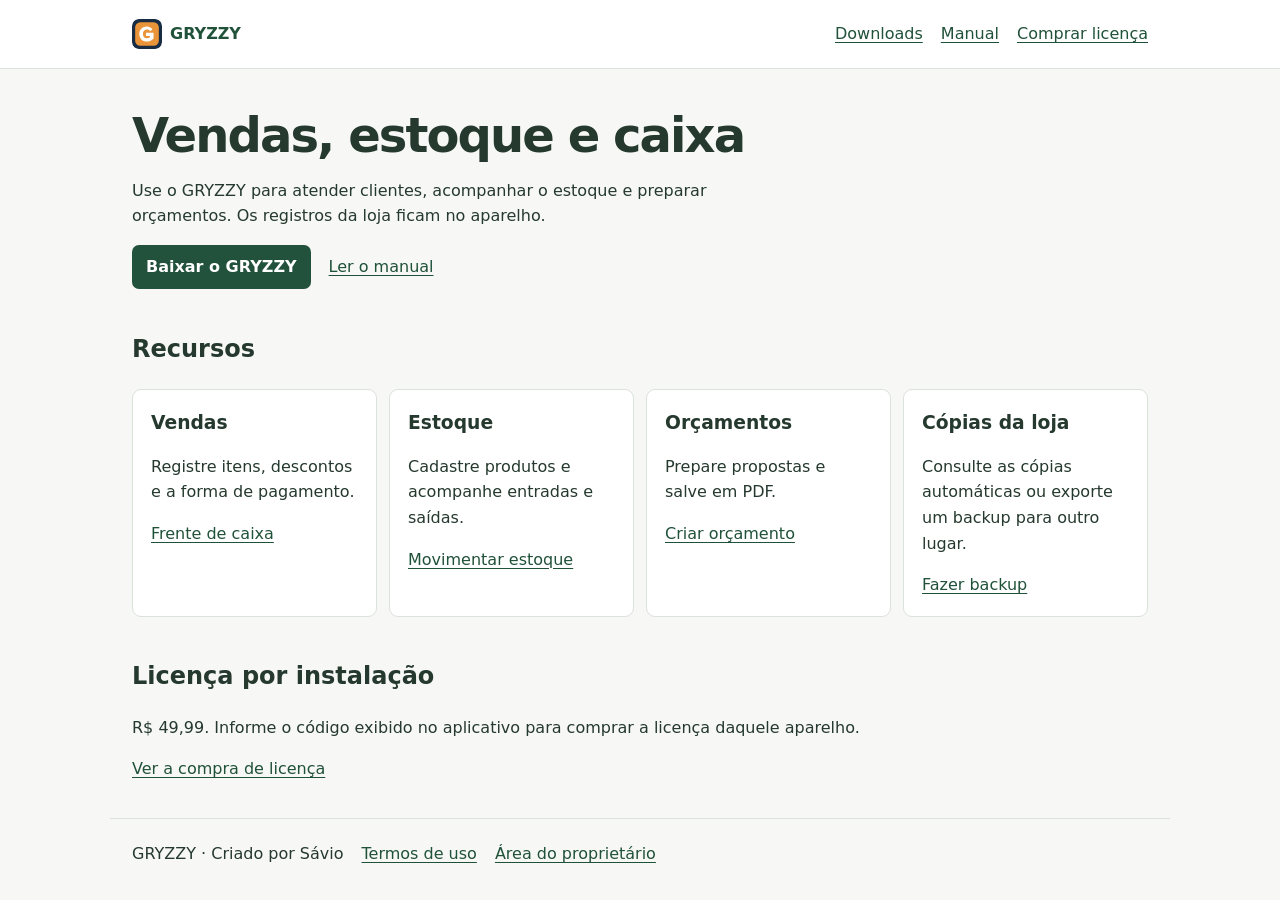
<file: index.html>
<!doctype html>
<html lang="pt-BR">
<head>
<meta charset="utf-8">
<meta name="viewport" content="width=device-width, initial-scale=1">
<meta name="description" content="GRYZZY para vendas, estoque, caixa e orçamentos.">
<link rel="icon" href="assets/icon.svg">
<link rel="stylesheet" href="assets/release.css">
<title>Gestão comercial | GRYZZY</title>
</head>
<body class="release-site">
<a class="skip-link" href="#conteudo">Ir para o conteúdo</a>
<header class="release-header"><div class="release-shell">
<a class="release-brand" href="./"><img src="assets/icon.svg" alt="" width="30" height="30">GRYZZY</a>
<nav aria-label="Navegação principal"><a href="downloads/">Downloads</a><a href="manual/">Manual</a><a href="comprar/">Comprar licença</a></nav>
</div></header>
<main class="release-shell" id="conteudo"><section class="release-intro">
<h1>Vendas, estoque e caixa</h1>
<p>Use o GRYZZY para atender clientes, acompanhar o estoque e preparar orçamentos. Os registros da loja ficam no aparelho.</p>
<div class="release-actions"><a class="release-button" href="downloads/">Baixar o GRYZZY</a><a href="manual/">Ler o manual</a></div>
</section>
<section id="recursos"><h2>Recursos</h2>
<div class="release-grid">
<article><h3>Vendas</h3><p>Registre itens, descontos e a forma de pagamento.</p><a href="manual/#vender">Frente de caixa</a></article>
<article><h3>Estoque</h3><p>Cadastre produtos e acompanhe entradas e saídas.</p><a href="manual/#estoque">Movimentar estoque</a></article>
<article><h3>Orçamentos</h3><p>Prepare propostas e salve em PDF.</p><a href="manual/#orcamentos">Criar orçamento</a></article>
<article><h3>Cópias da loja</h3><p>Consulte as cópias automáticas ou exporte um backup para outro lugar.</p><a href="manual/#backup">Fazer backup</a></article>
</div></section>
<section class="release-bottom"><h2>Licença por instalação</h2><p>R$ 49,99. Informe o código exibido no aplicativo para comprar a licença daquele aparelho.</p><a href="comprar/">Ver a compra de licença</a></section></main>
<footer class="release-shell release-footer">
<span>GRYZZY · Criado por Sávio</span>
<a href="TERMOS_DE_USO.txt">Termos de uso</a>
<a href="proprietario/">Área do proprietário</a>
</footer>
</body></html>
</file>
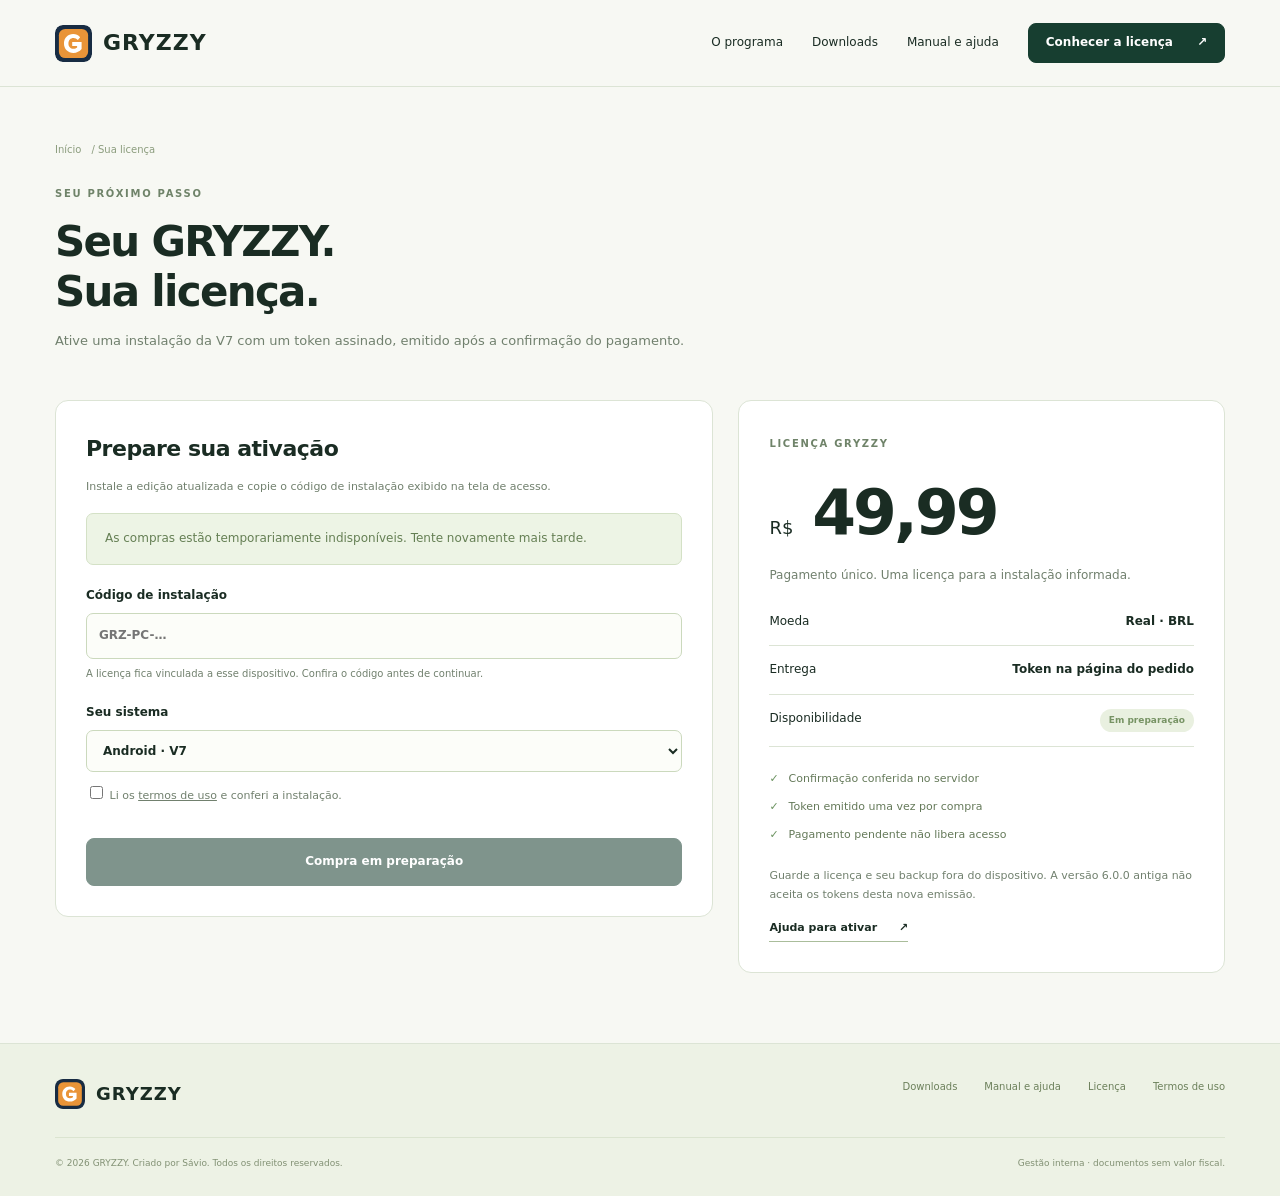
<file: comprar/index.html>
<!doctype html><html lang="pt-BR"><head><meta charset="utf-8"><meta name="viewport" content="width=device-width,initial-scale=1"><meta name="description" content="GRYZZY: gestão comercial local com vendas, estoque, caixa, financeiro e orçamentos. Downloads, licenças e manual de ajuda."><meta name="theme-color" content="#173e30"><meta name="referrer" content="no-referrer"><title>Sua licença — GRYZZY</title><link rel="icon" href="../assets/icon.svg"><link rel="stylesheet" href="../assets/site.css"><script defer src="../assets/site.js"></script><script defer src="../assets/checkout.js"></script></head><body><a class="skip" href="#conteudo">Pular para o conteúdo</a><header class="site-header"><div class="wrap header-inner"><a class="brand" href="../" aria-label="GRYZZY — início"><img src="../assets/icon.svg" width="37" height="37" alt="">GRYZZY</a><button class="menu-button" aria-label="Abrir menu" aria-controls="nav" aria-expanded="false">☰</button><nav class="main-nav" id="nav" aria-label="Navegação principal"><a href="../#recursos">O programa</a><a href="../downloads/">Downloads</a><a href="../manual/">Manual e ajuda</a><a class="button small" href="../comprar/">Conhecer a licença <span aria-hidden="true">↗</span></a></nav></div></header><main id="conteudo" class="wrap"><div class="page-hero"><div class="breadcrumb"><a href="../">Início</a><span>/ Sua licença</span></div><span class="section-label">SEU PRÓXIMO PASSO</span><h1>Seu GRYZZY.<br>Sua licença.</h1><p>Ative uma instalação da V7 com um token assinado, emitido após a confirmação do pagamento.</p></div><div class="buy-layout"><div class="content-card"><h2>Prepare sua ativação</h2><p class="form-note">Instale a edição atualizada e copie o código de instalação exibido na tela de acesso.</p><div class="form-message" id="purchase-message" role="status" aria-live="polite">As compras estão em preparação. Nenhuma cobrança está sendo iniciada.</div><form id="checkout-form"><label class="field" for="installation">Código de instalação<input id="installation" name="installation" placeholder="GRZ-PC-…" required maxlength="71" pattern="GRZ-PC-[A-Fa-f0-9]{64}" autocomplete="off"><small>A licença fica vinculada a esse dispositivo. Confira o código antes de continuar.</small></label><label class="field" for="platform">Seu sistema<select id="platform" name="platform"><option value="android">Android · V7</option><option value="desktop">Computador · edição atualizada</option></select></label><p class="form-note"><label><input type="checkbox" id="accept-terms" required> Li os <a href="../TERMOS_DE_USO.txt" target="_blank" rel="noopener">termos de uso</a> e conferi a instalação.</label></p><button class="button" id="checkout-button" disabled>Compra em preparação</button></form><section id="receipt" hidden><h2 style="margin-top:30px">Acompanhe seu pedido</h2><p class="body-copy" id="order-status" role="status" aria-live="polite"></p><label class="field" id="token-field" hidden>Seu token de ativação<textarea class="token-output" id="license-token" readonly spellcheck="false"></textarea></label><button class="button light" id="copy-token" type="button" hidden>Copiar token</button><button class="button light" id="refresh-order" type="button">Verificar pagamento</button></section></div><aside class="content-card"><span class="section-label">LICENÇA GRYZZY</span><div class="price"><small>R$</small> 49,99</div><p class="body-copy">Pagamento único. Uma licença para a instalação informada.</p><div class="summary-line"><span>Moeda</span><strong>Real · BRL</strong></div><div class="summary-line"><span>Entrega</span><strong>Token na página do pedido</strong></div><div class="summary-line"><span>Disponibilidade</span><span id="purchase-availability" class="badge">Em preparação</span></div><ul class="check-list"><li>Confirmação conferida no servidor</li><li>Token emitido uma vez por compra</li><li>Pagamento pendente não libera acesso</li></ul><p class="form-note">Guarde a licença e seu backup fora do dispositivo. A versão 6.0.0 antiga não aceita os tokens desta nova emissão.</p><a class="text-link" href="../manual/#criar-conta">Ajuda para ativar <span aria-hidden="true">↗</span></a></aside></div></main><footer class="footer"><div class="wrap"><div class="footer-main"><a class="brand" href="../"><img src="../assets/icon.svg" width="30" height="30" alt="">GRYZZY</a><div class="footer-links"><a href="../downloads/">Downloads</a><a href="../manual/">Manual e ajuda</a><a href="../comprar/">Licença</a><a href="../TERMOS_DE_USO.txt">Termos de uso</a></div></div><div class="footer-bottom"><span>© 2026 GRYZZY. Criado por Sávio. Todos os direitos reservados.</span><span>Gestão interna · documentos sem valor fiscal.</span></div></div></footer></body></html>
</file>
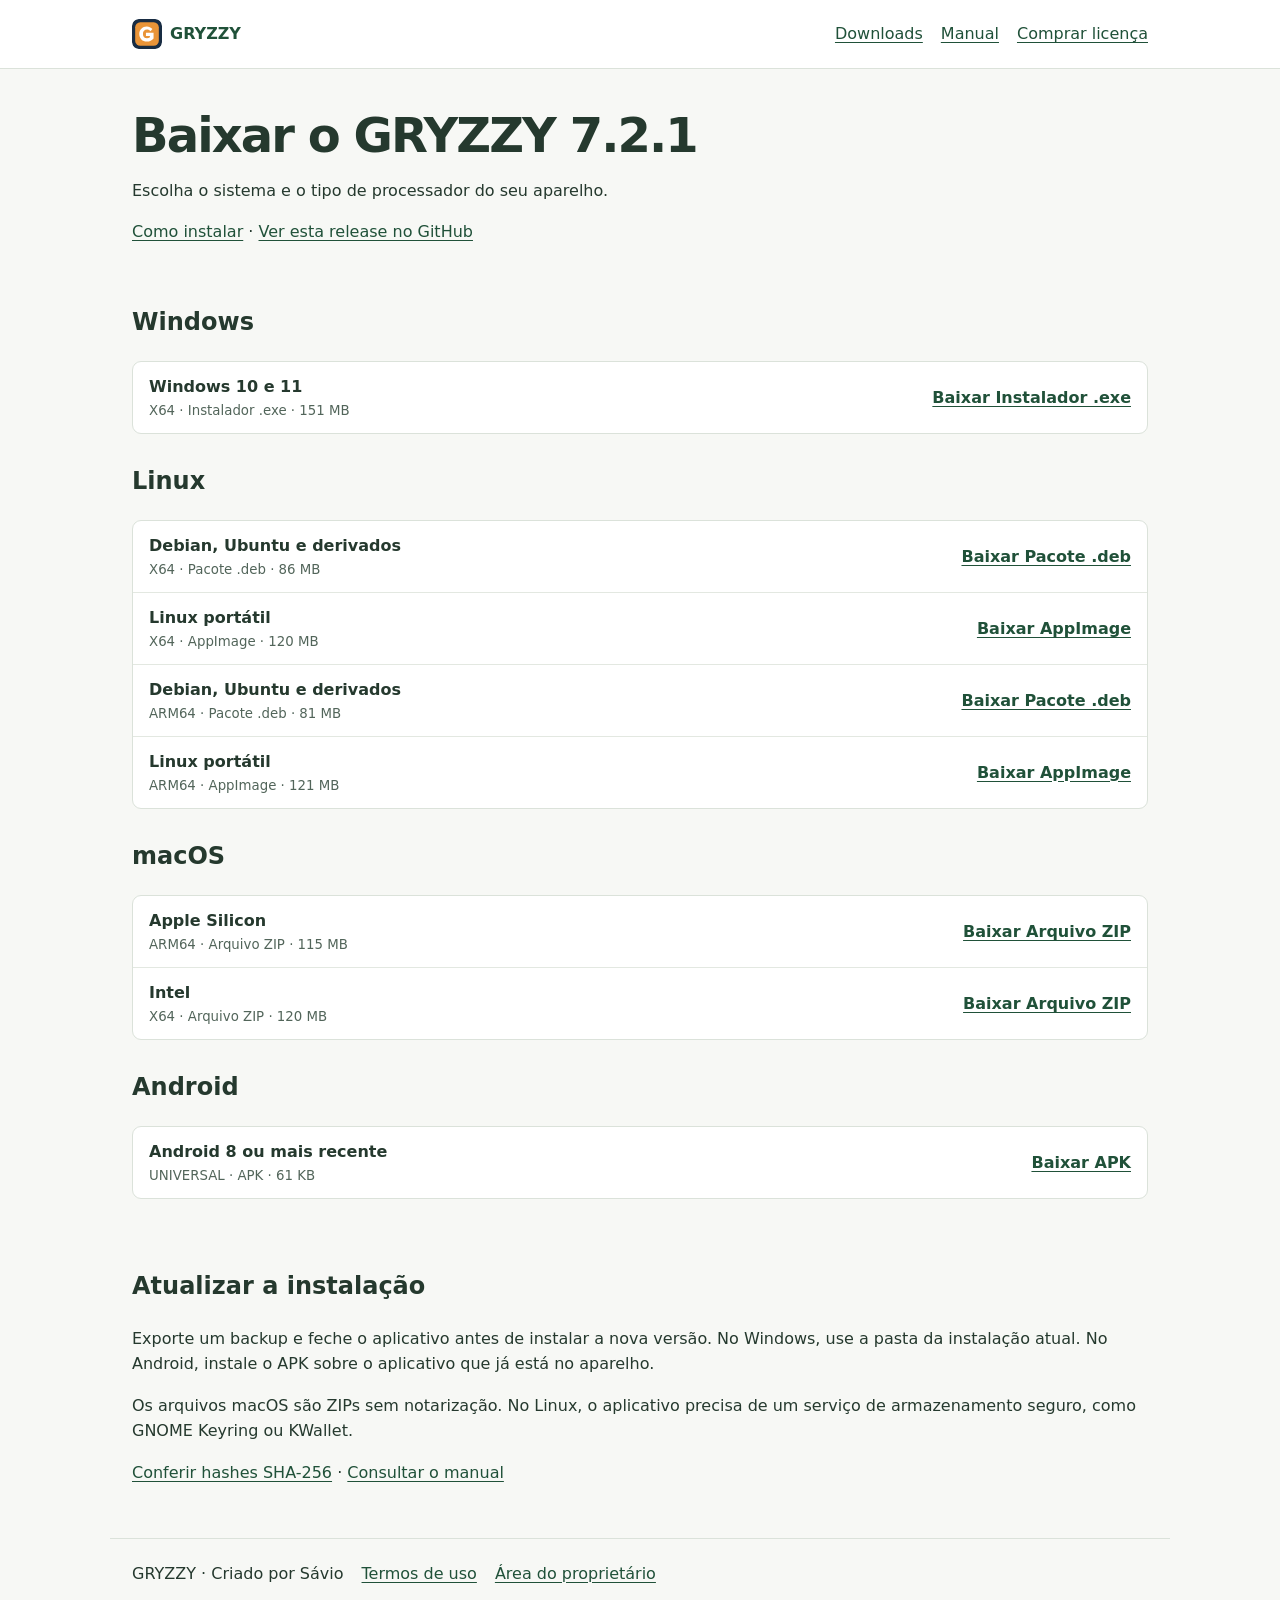
<file: downloads/index.html>
<!doctype html>
<html lang="pt-BR">
<head>
<meta charset="utf-8">
<meta name="viewport" content="width=device-width, initial-scale=1">
<meta name="description" content="GRYZZY para vendas, estoque, caixa e orçamentos.">
<link rel="icon" href="../assets/icon.svg">
<link rel="stylesheet" href="../assets/release.css">
<title>Downloads | GRYZZY</title>
</head>
<body class="release-site">
<a class="skip-link" href="#conteudo">Ir para o conteúdo</a>
<header class="release-header"><div class="release-shell">
<a class="release-brand" href="../"><img src="../assets/icon.svg" alt="" width="30" height="30">GRYZZY</a>
<nav aria-label="Navegação principal"><a href="../downloads/">Downloads</a><a href="../manual/">Manual</a><a href="../comprar/">Comprar licença</a></nav>
</div></header>
<main class="release-shell" id="conteudo"><section class="release-intro"><h1>Baixar o GRYZZY 7.2.1</h1><p>Escolha o sistema e o tipo de processador do seu aparelho.</p><p><a href="../manual/#instalacao">Como instalar</a> · <a href="https://github.com/saviogyzzy/gyzzy/releases/tag/v7.2.1">Ver esta release no GitHub</a></p></section>
<section class="release-packages"><h2>Windows</h2><ul class="file-list"><li><div><strong>Windows 10 e 11</strong><small>X64 · Instalador .exe · 151 MB</small></div><a href="https://github.com/saviogyzzy/gyzzy/releases/download/v7.2.1/GRYZZY_Setup_7.2.1_Windows.exe">Baixar Instalador .exe</a></li></ul></section>
<section class="release-packages"><h2>Linux</h2><ul class="file-list"><li><div><strong>Debian, Ubuntu e derivados</strong><small>X64 · Pacote .deb · 86 MB</small></div><a href="https://github.com/saviogyzzy/gyzzy/releases/download/v7.2.1/GRYZZY_7.2.1_Linux_x64.deb">Baixar Pacote .deb</a></li><li><div><strong>Linux portátil</strong><small>X64 · AppImage · 120 MB</small></div><a href="https://github.com/saviogyzzy/gyzzy/releases/download/v7.2.1/GRYZZY_7.2.1_Linux_x64.AppImage">Baixar AppImage</a></li><li><div><strong>Debian, Ubuntu e derivados</strong><small>ARM64 · Pacote .deb · 81 MB</small></div><a href="https://github.com/saviogyzzy/gyzzy/releases/download/v7.2.1/GRYZZY_7.2.1_Linux_arm64.deb">Baixar Pacote .deb</a></li><li><div><strong>Linux portátil</strong><small>ARM64 · AppImage · 121 MB</small></div><a href="https://github.com/saviogyzzy/gyzzy/releases/download/v7.2.1/GRYZZY_7.2.1_Linux_arm64.AppImage">Baixar AppImage</a></li></ul></section>
<section class="release-packages"><h2>macOS</h2><ul class="file-list"><li><div><strong>Apple Silicon</strong><small>ARM64 · Arquivo ZIP · 115 MB</small></div><a href="https://github.com/saviogyzzy/gyzzy/releases/download/v7.2.1/GRYZZY_7.2.1_macOS_arm64.zip">Baixar Arquivo ZIP</a></li><li><div><strong>Intel</strong><small>X64 · Arquivo ZIP · 120 MB</small></div><a href="https://github.com/saviogyzzy/gyzzy/releases/download/v7.2.1/GRYZZY_7.2.1_macOS_x64.zip">Baixar Arquivo ZIP</a></li></ul></section>
<section class="release-packages"><h2>Android</h2><ul class="file-list"><li><div><strong>Android 8 ou mais recente</strong><small>UNIVERSAL · APK · 61 KB</small></div><a href="https://github.com/saviogyzzy/gyzzy/releases/download/v7.2.1/GRYZZY_7.2.1_Android.apk">Baixar APK</a></li></ul></section>
<section class="release-bottom">
<h2>Atualizar a instalação</h2>
<p>Exporte um backup e feche o aplicativo antes de instalar a nova versão. No Windows, use a pasta da instalação atual. No Android, instale o APK sobre o aplicativo que já está no aparelho.</p>
<p>Os arquivos macOS são ZIPs sem notarização. No Linux, o aplicativo precisa de um serviço de armazenamento seguro, como GNOME Keyring ou KWallet.</p>
<p><a href="../SHA256SUMS.txt">Conferir hashes SHA-256</a> · <a href="../manual/#atualizacoes">Consultar o manual</a></p>
</section></main>
<footer class="release-shell release-footer">
<span>GRYZZY · Criado por Sávio</span>
<a href="../TERMOS_DE_USO.txt">Termos de uso</a>
<a href="../proprietario/">Área do proprietário</a>
</footer>
</body></html>
</file>
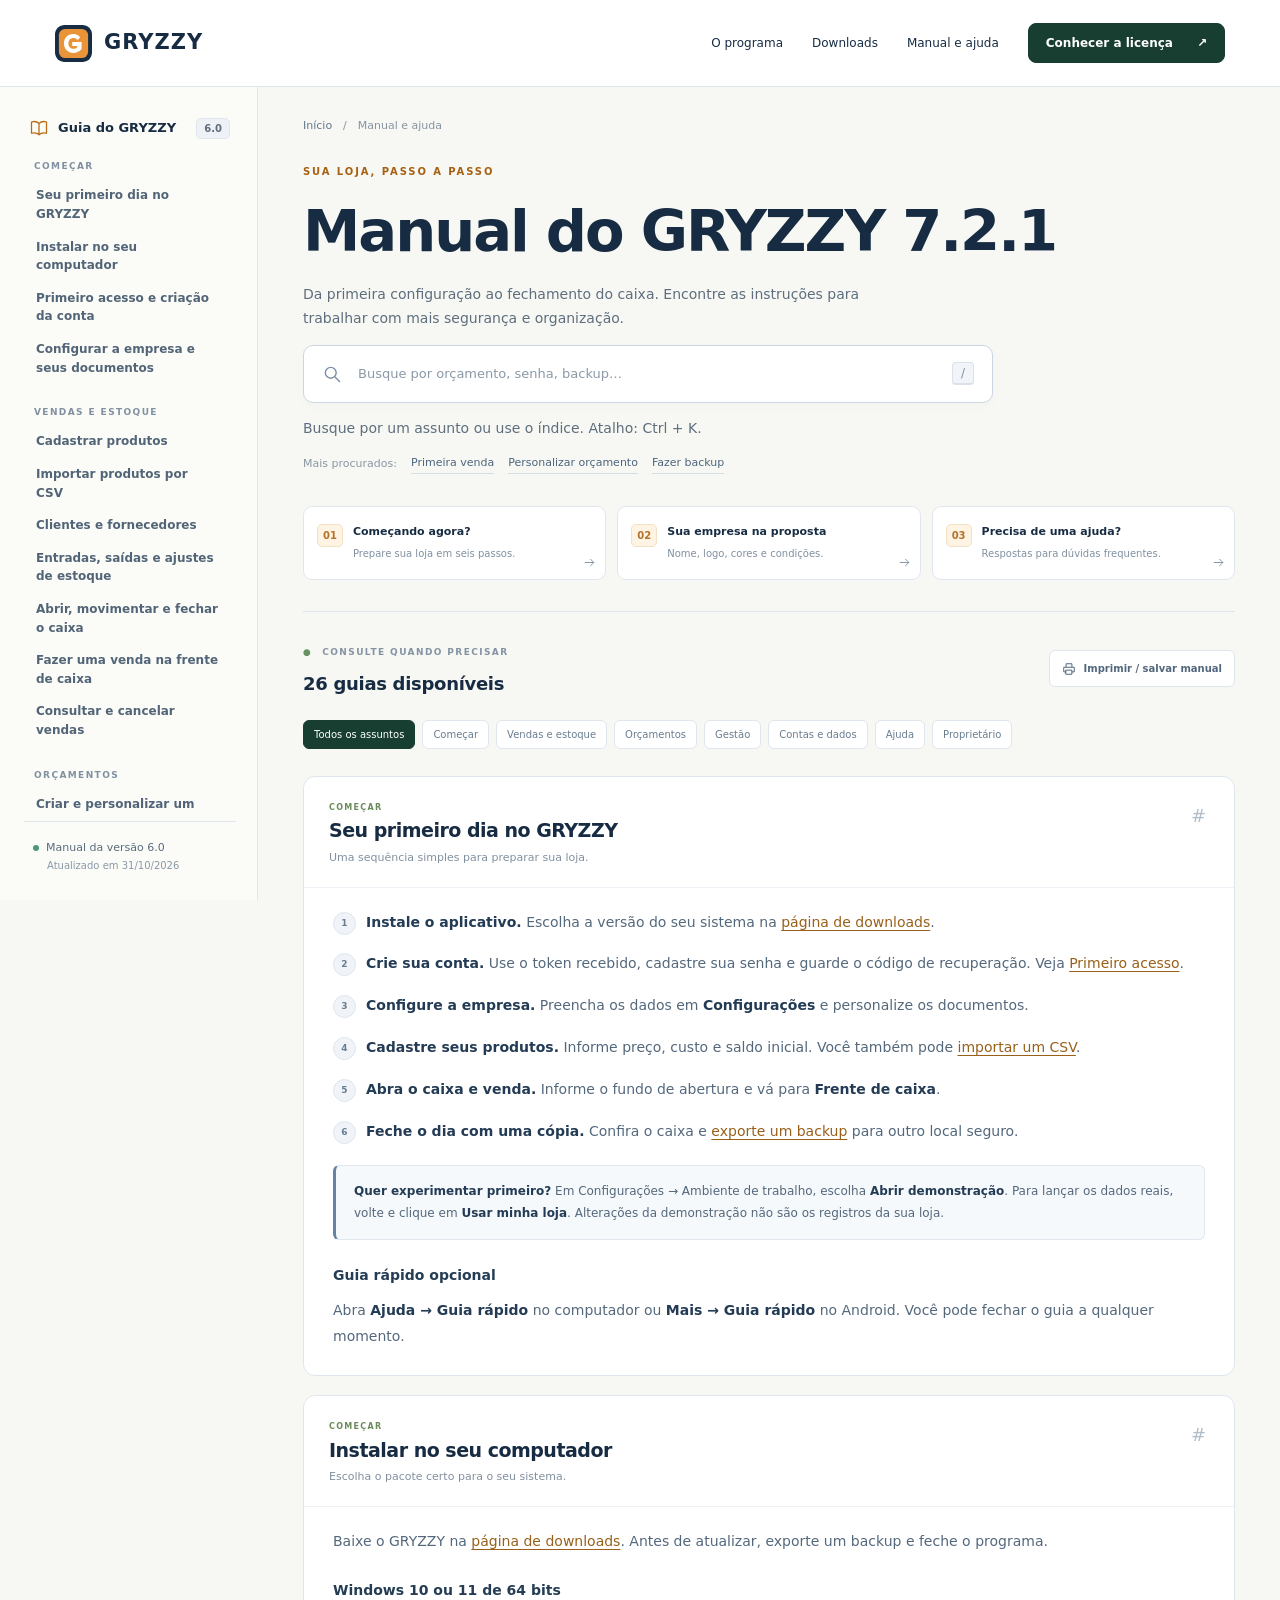
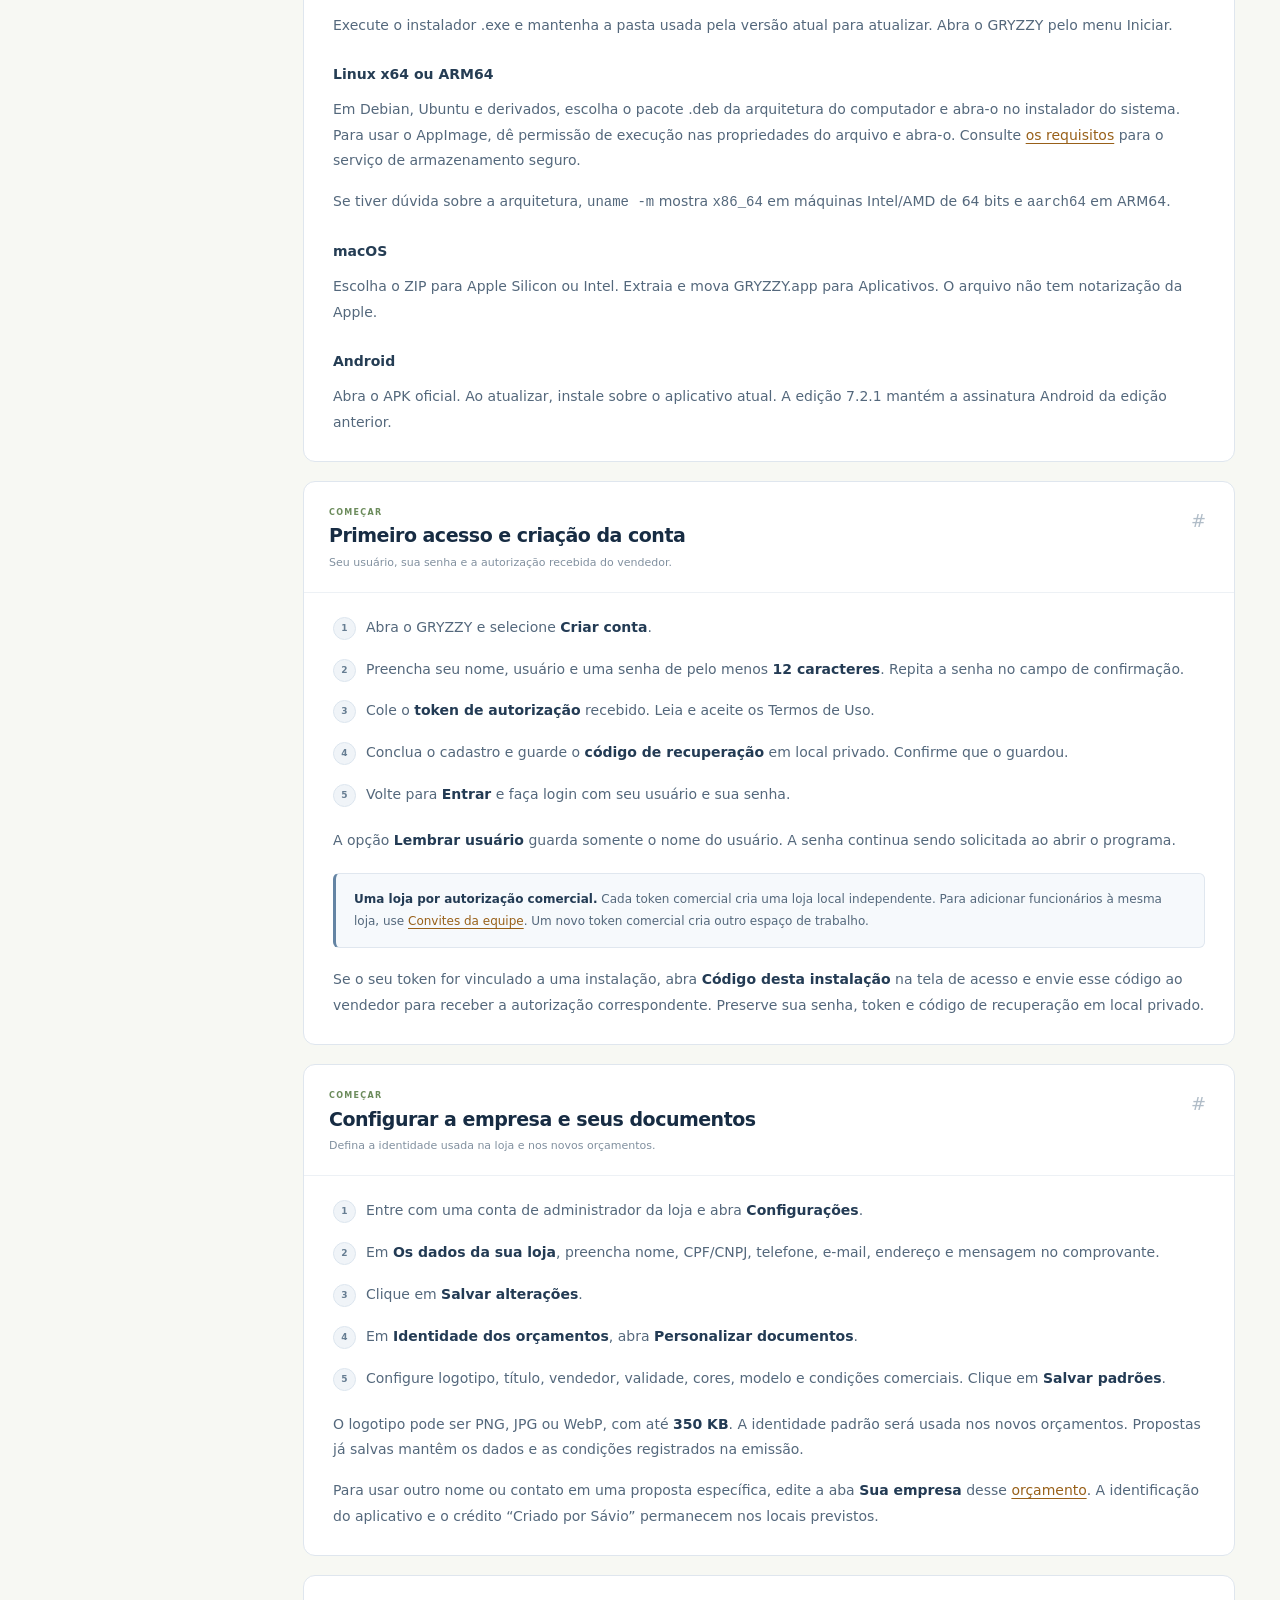
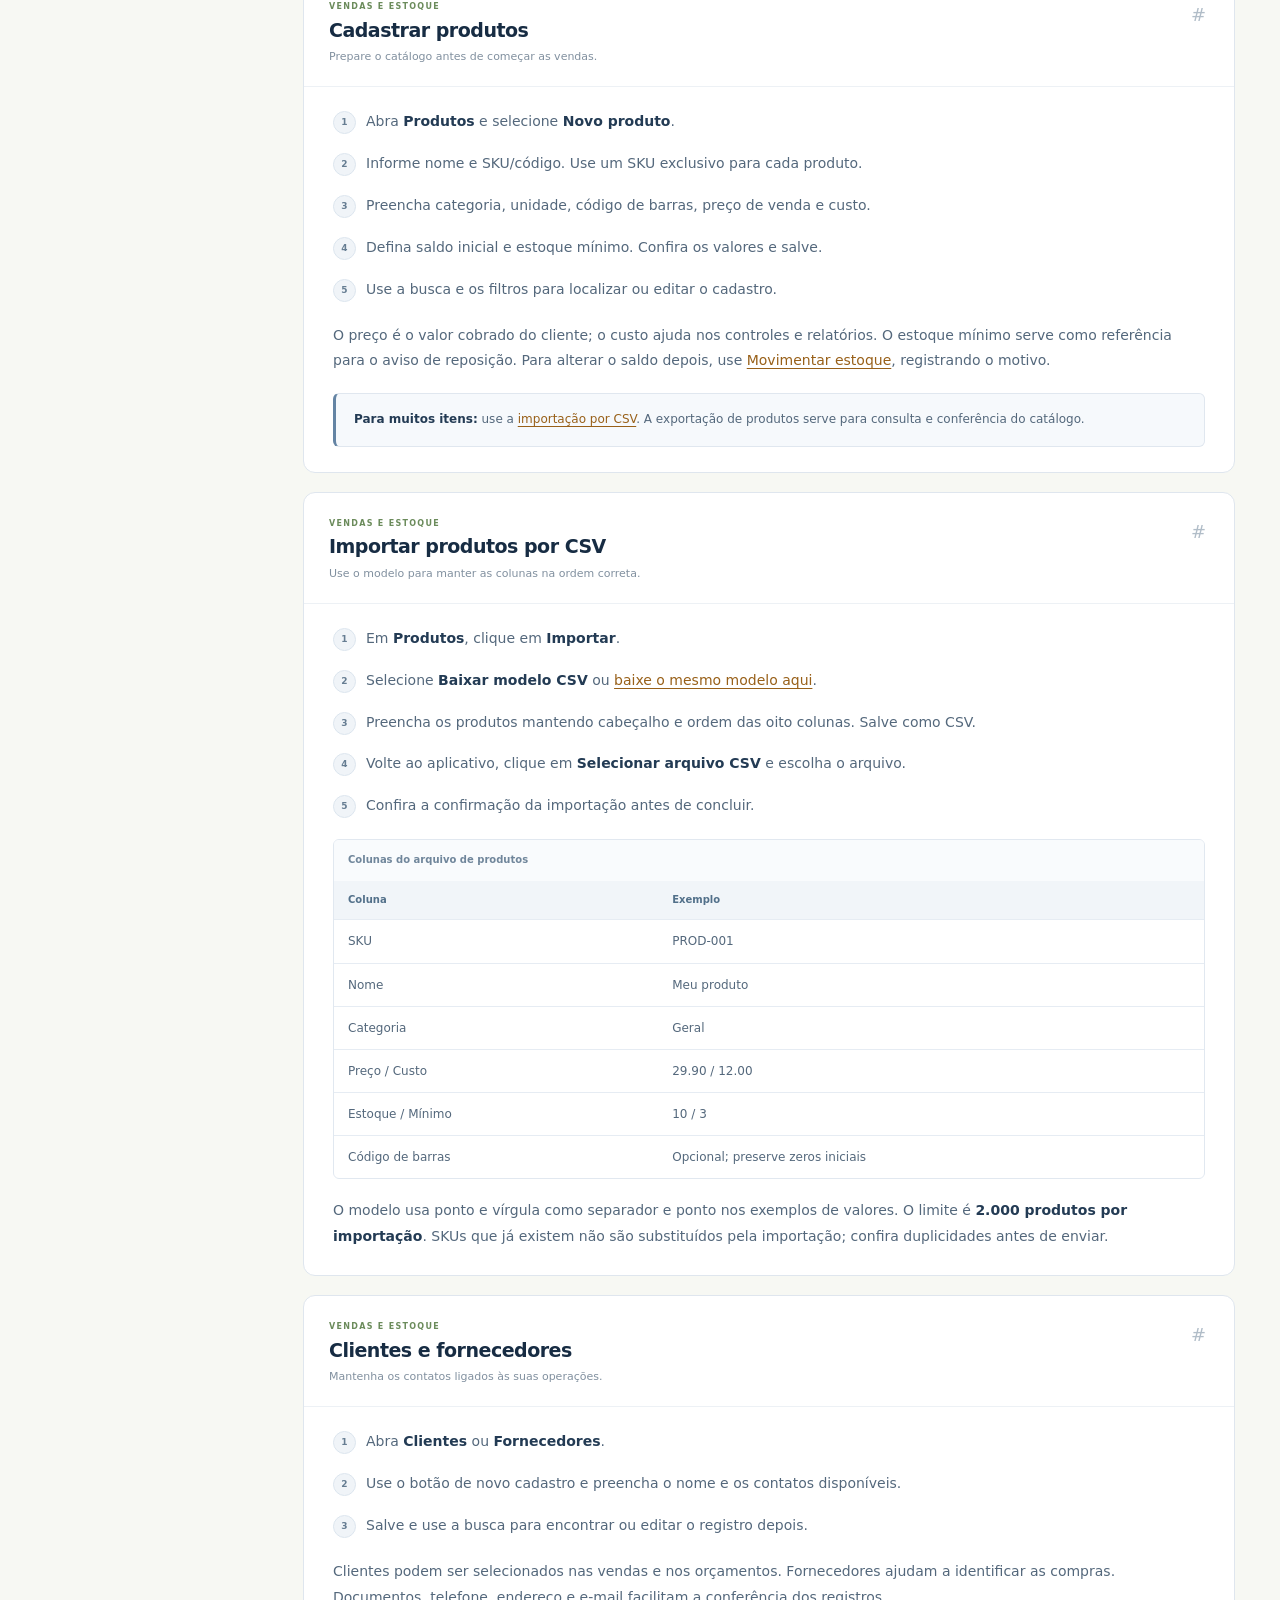
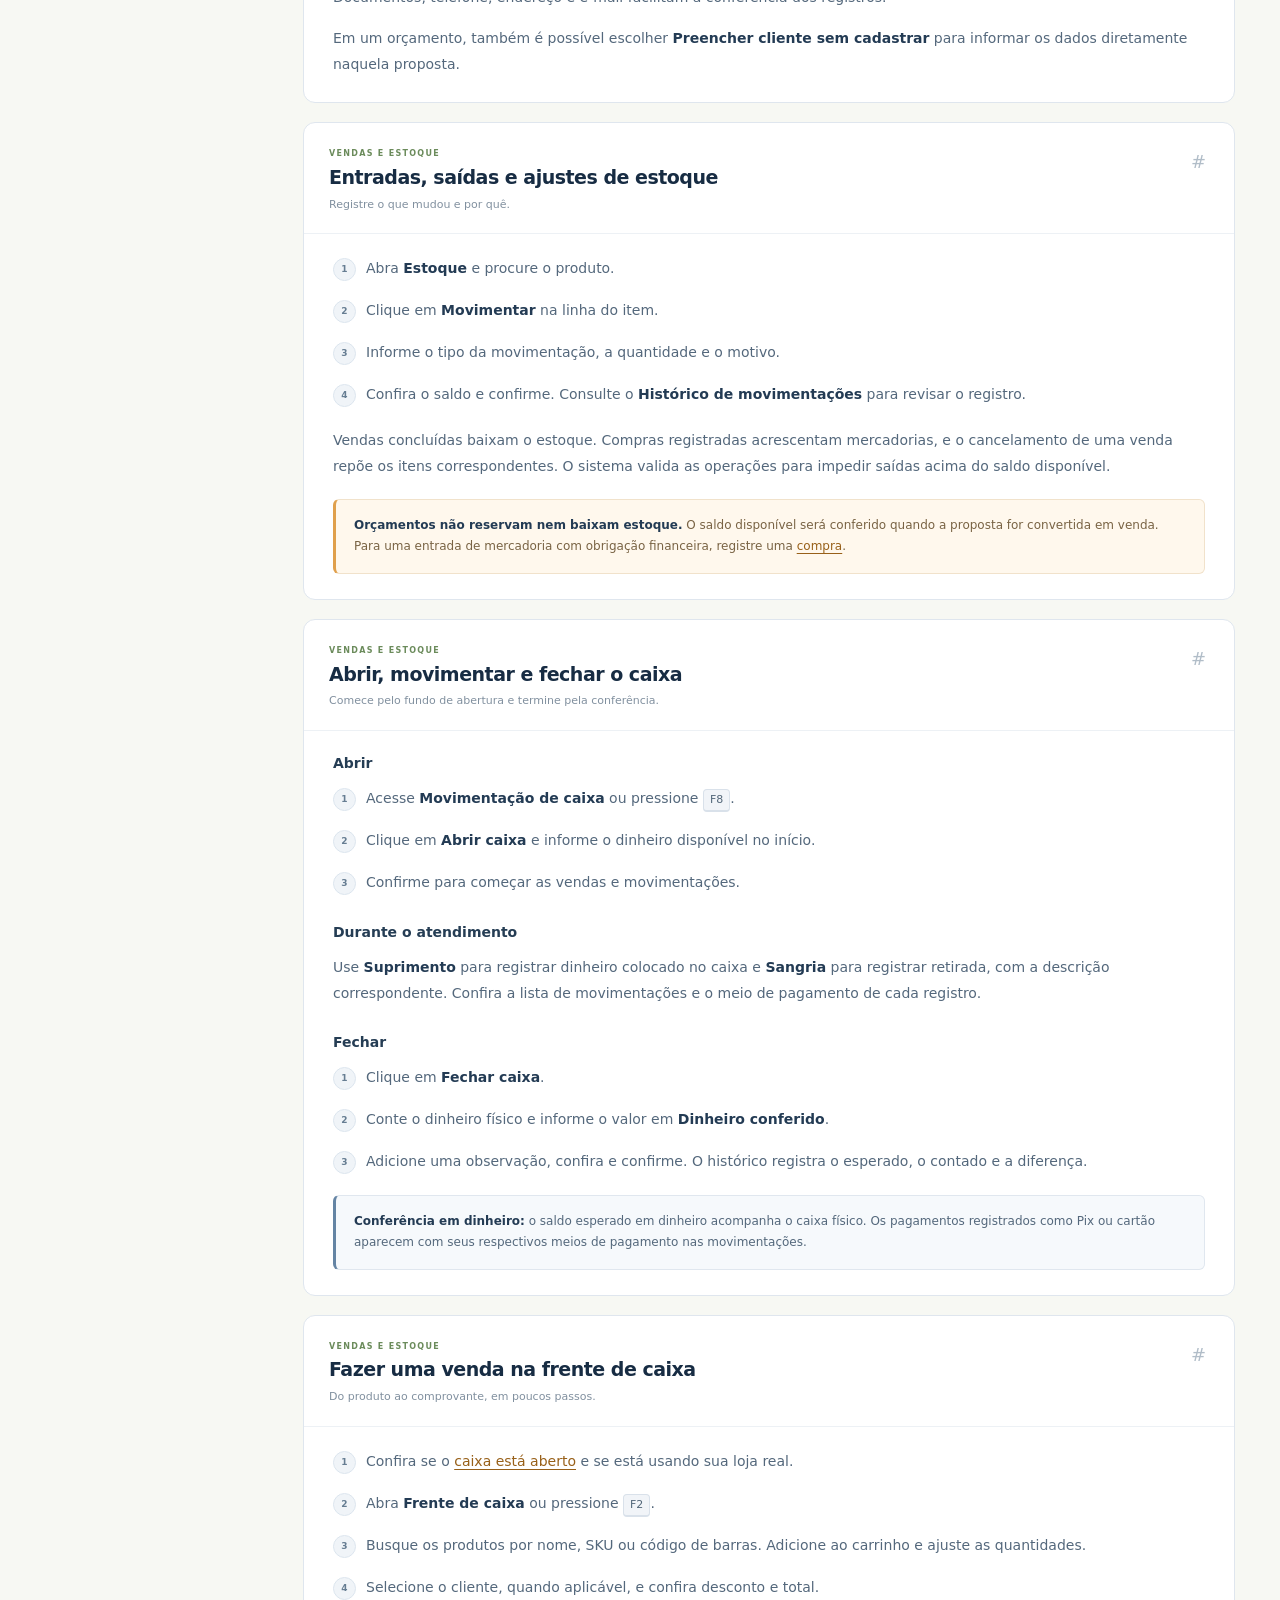
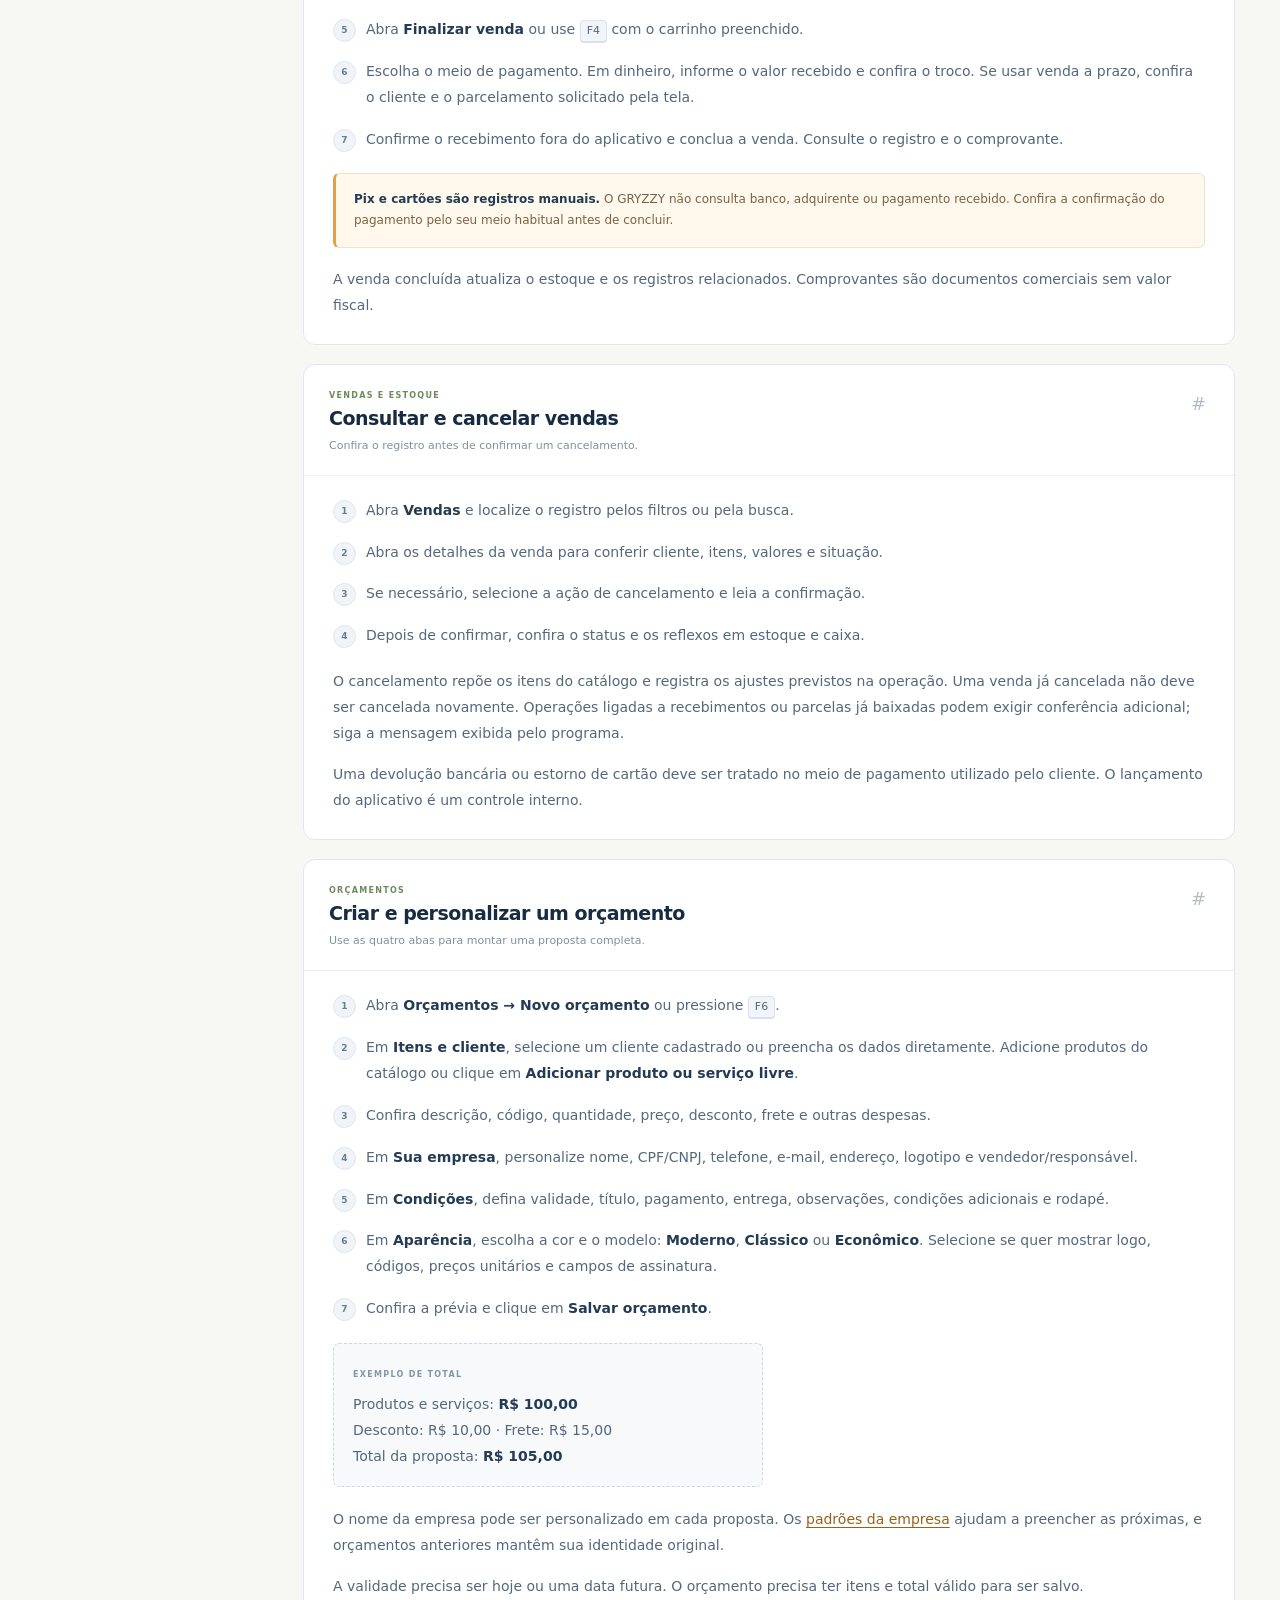
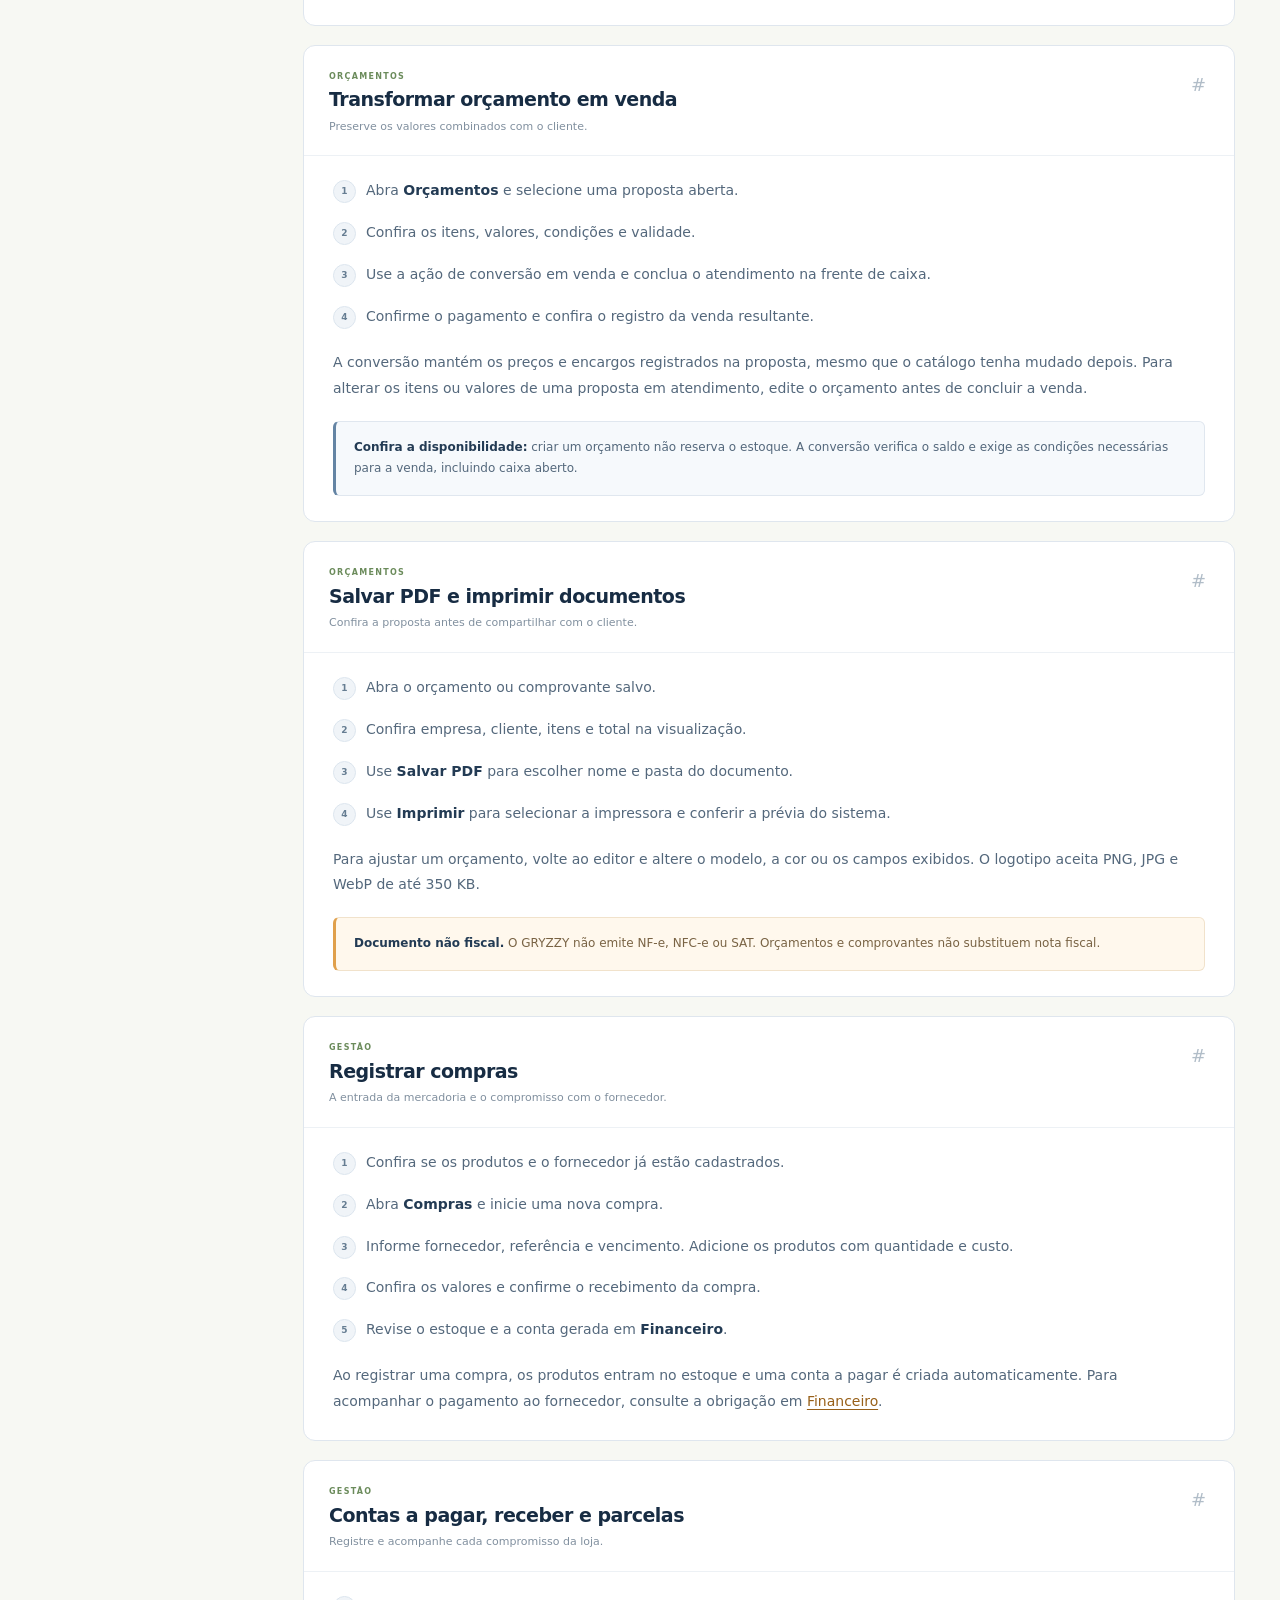
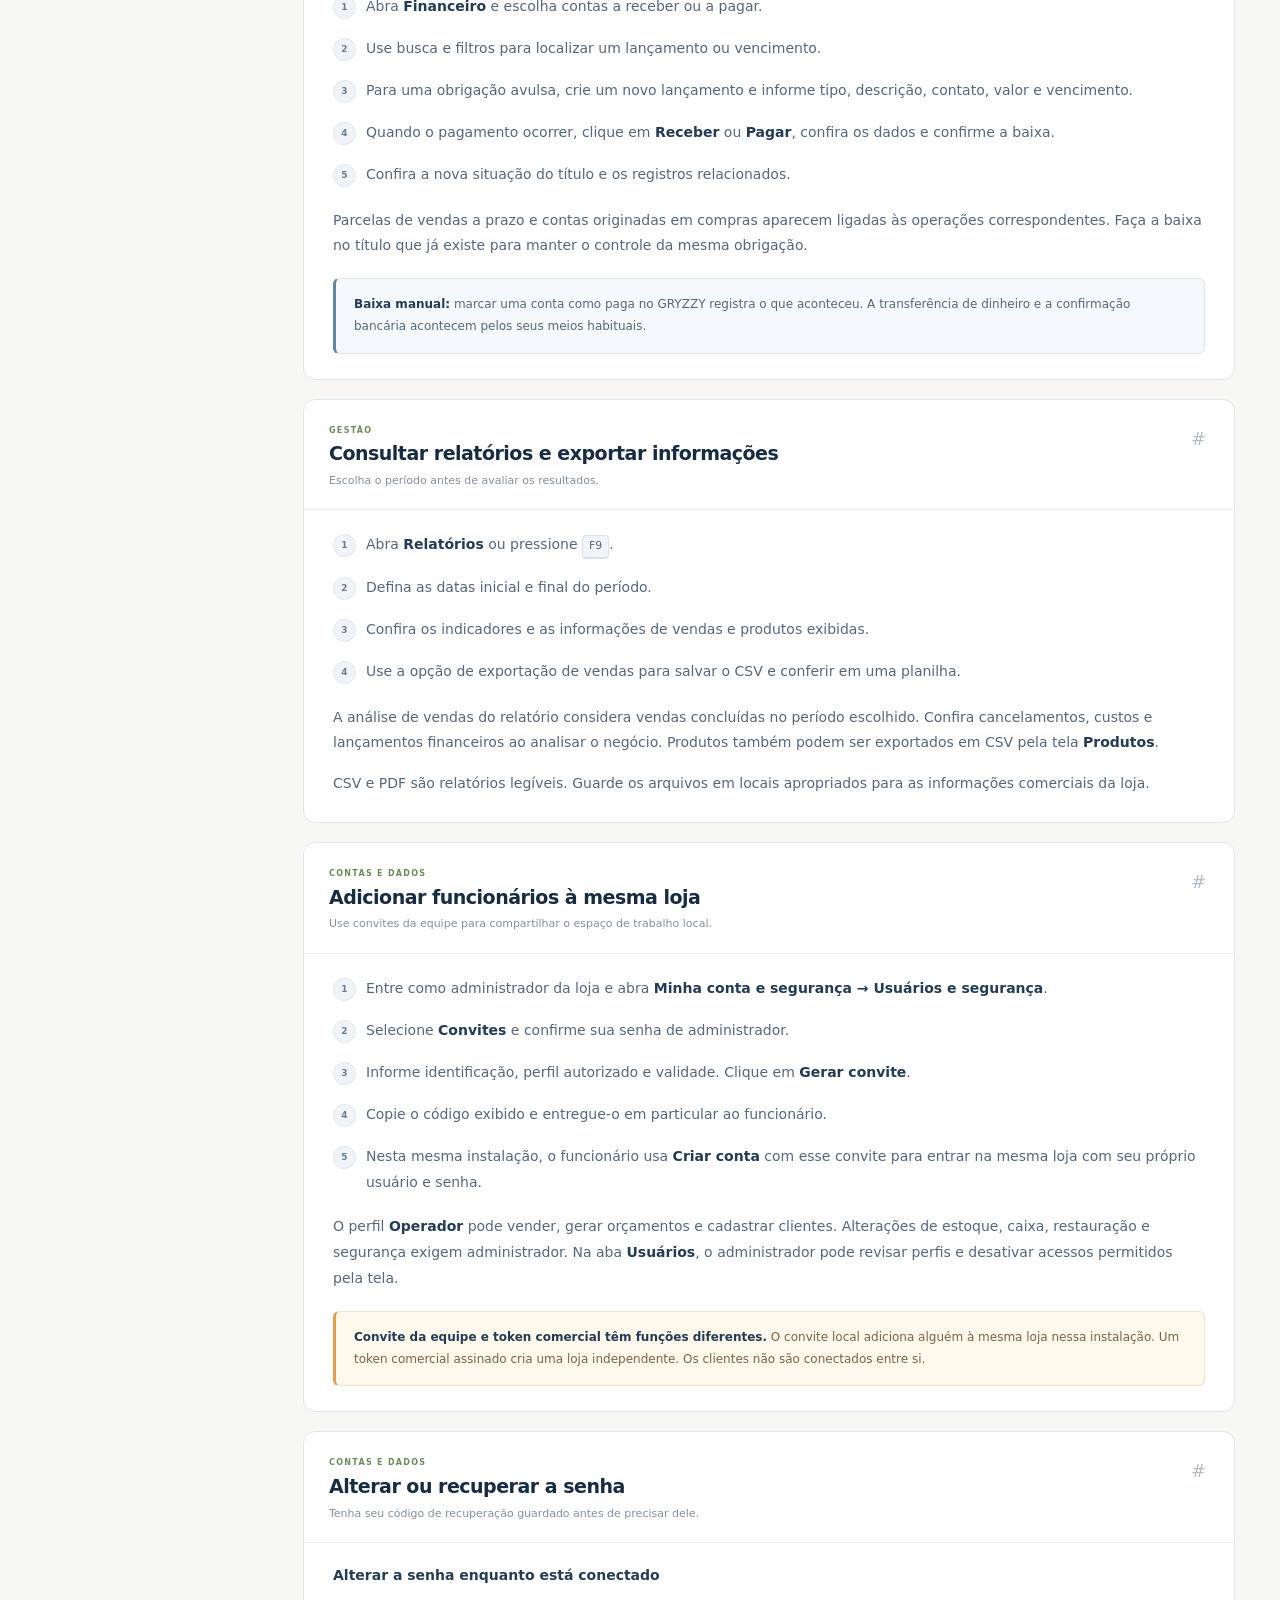
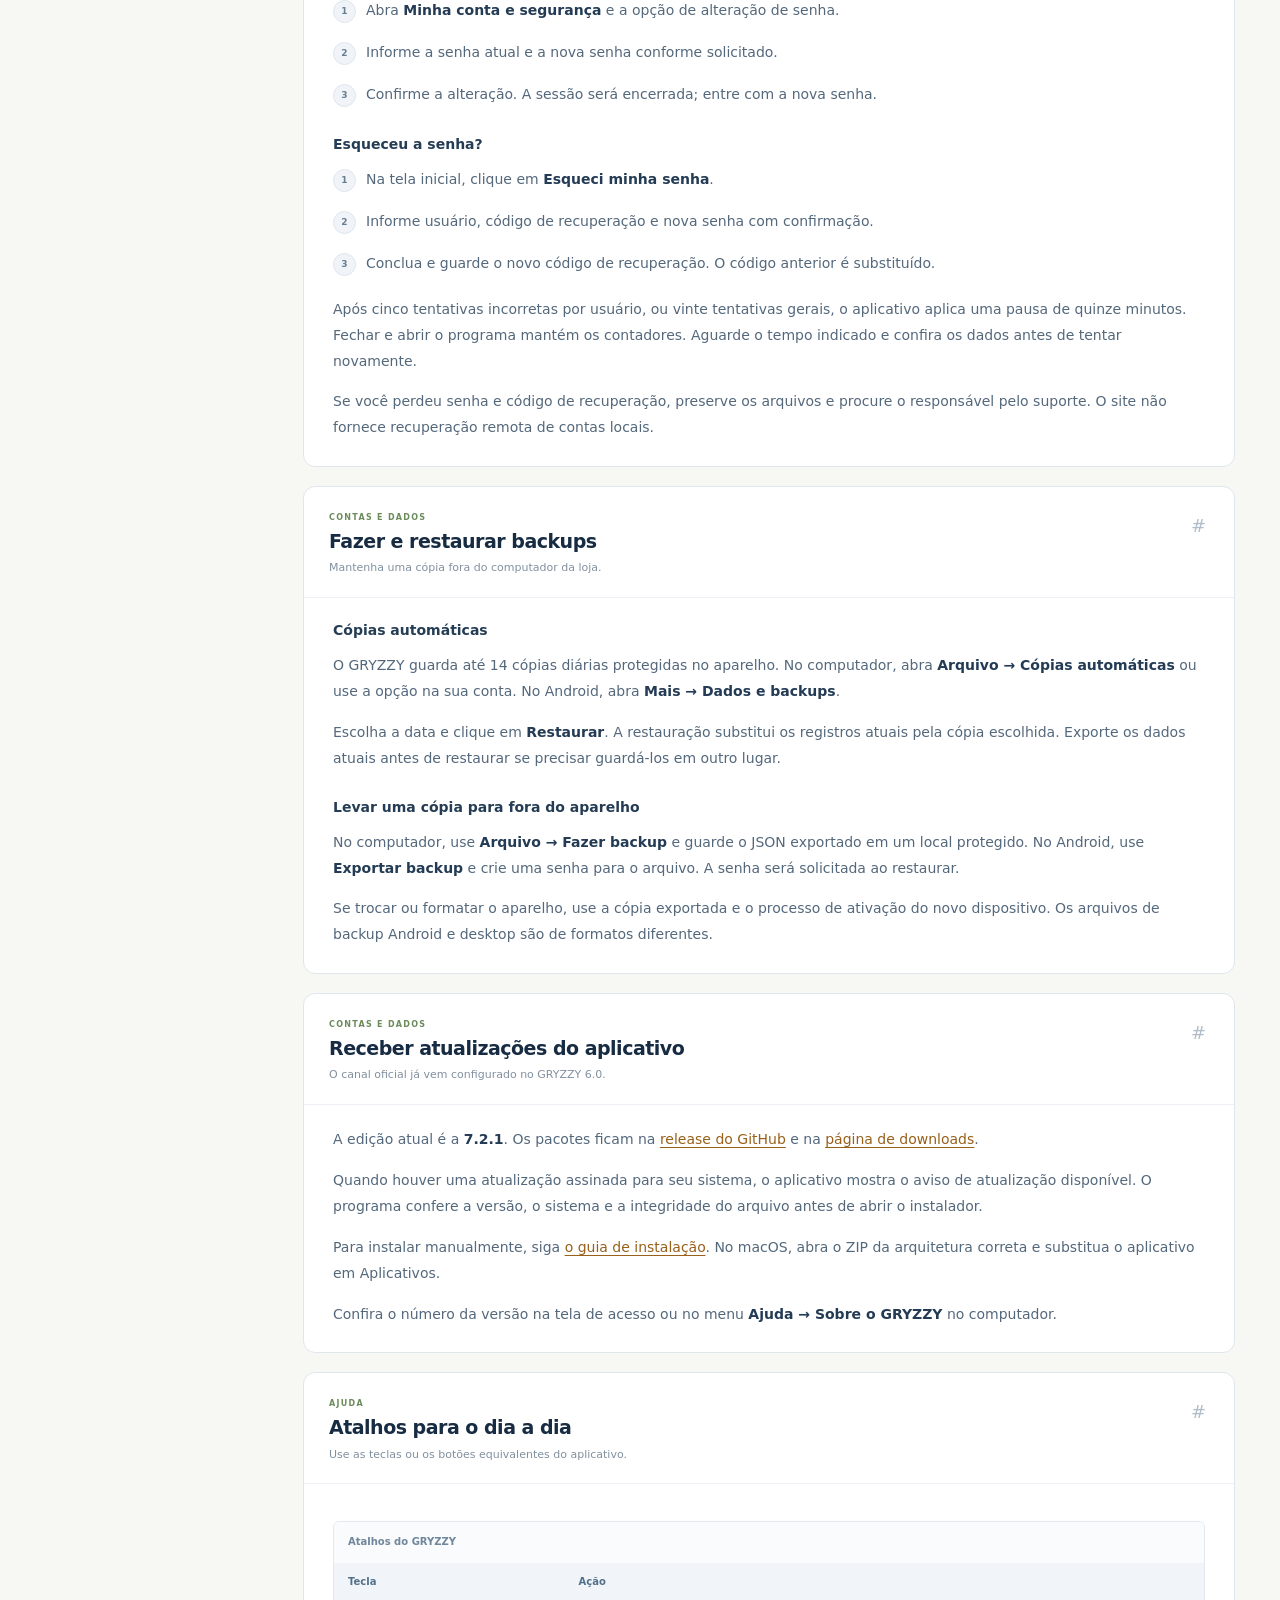
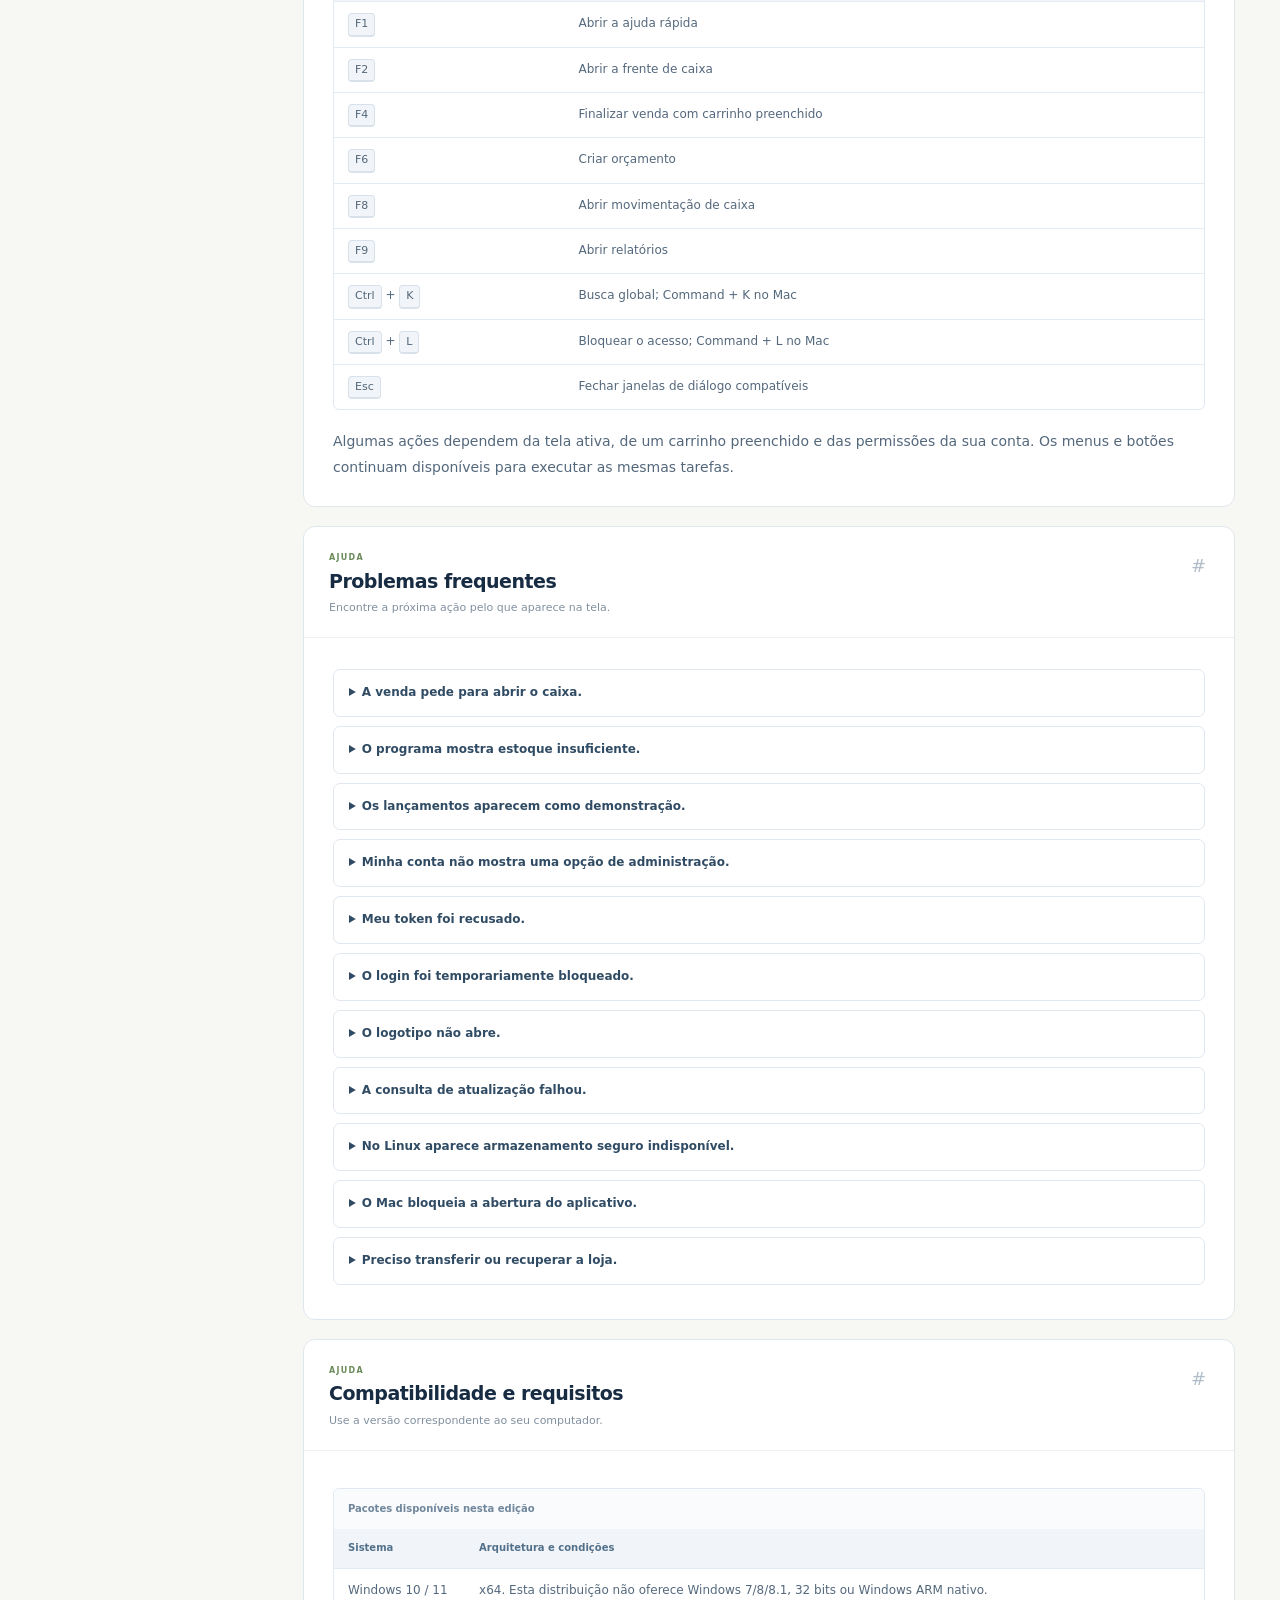
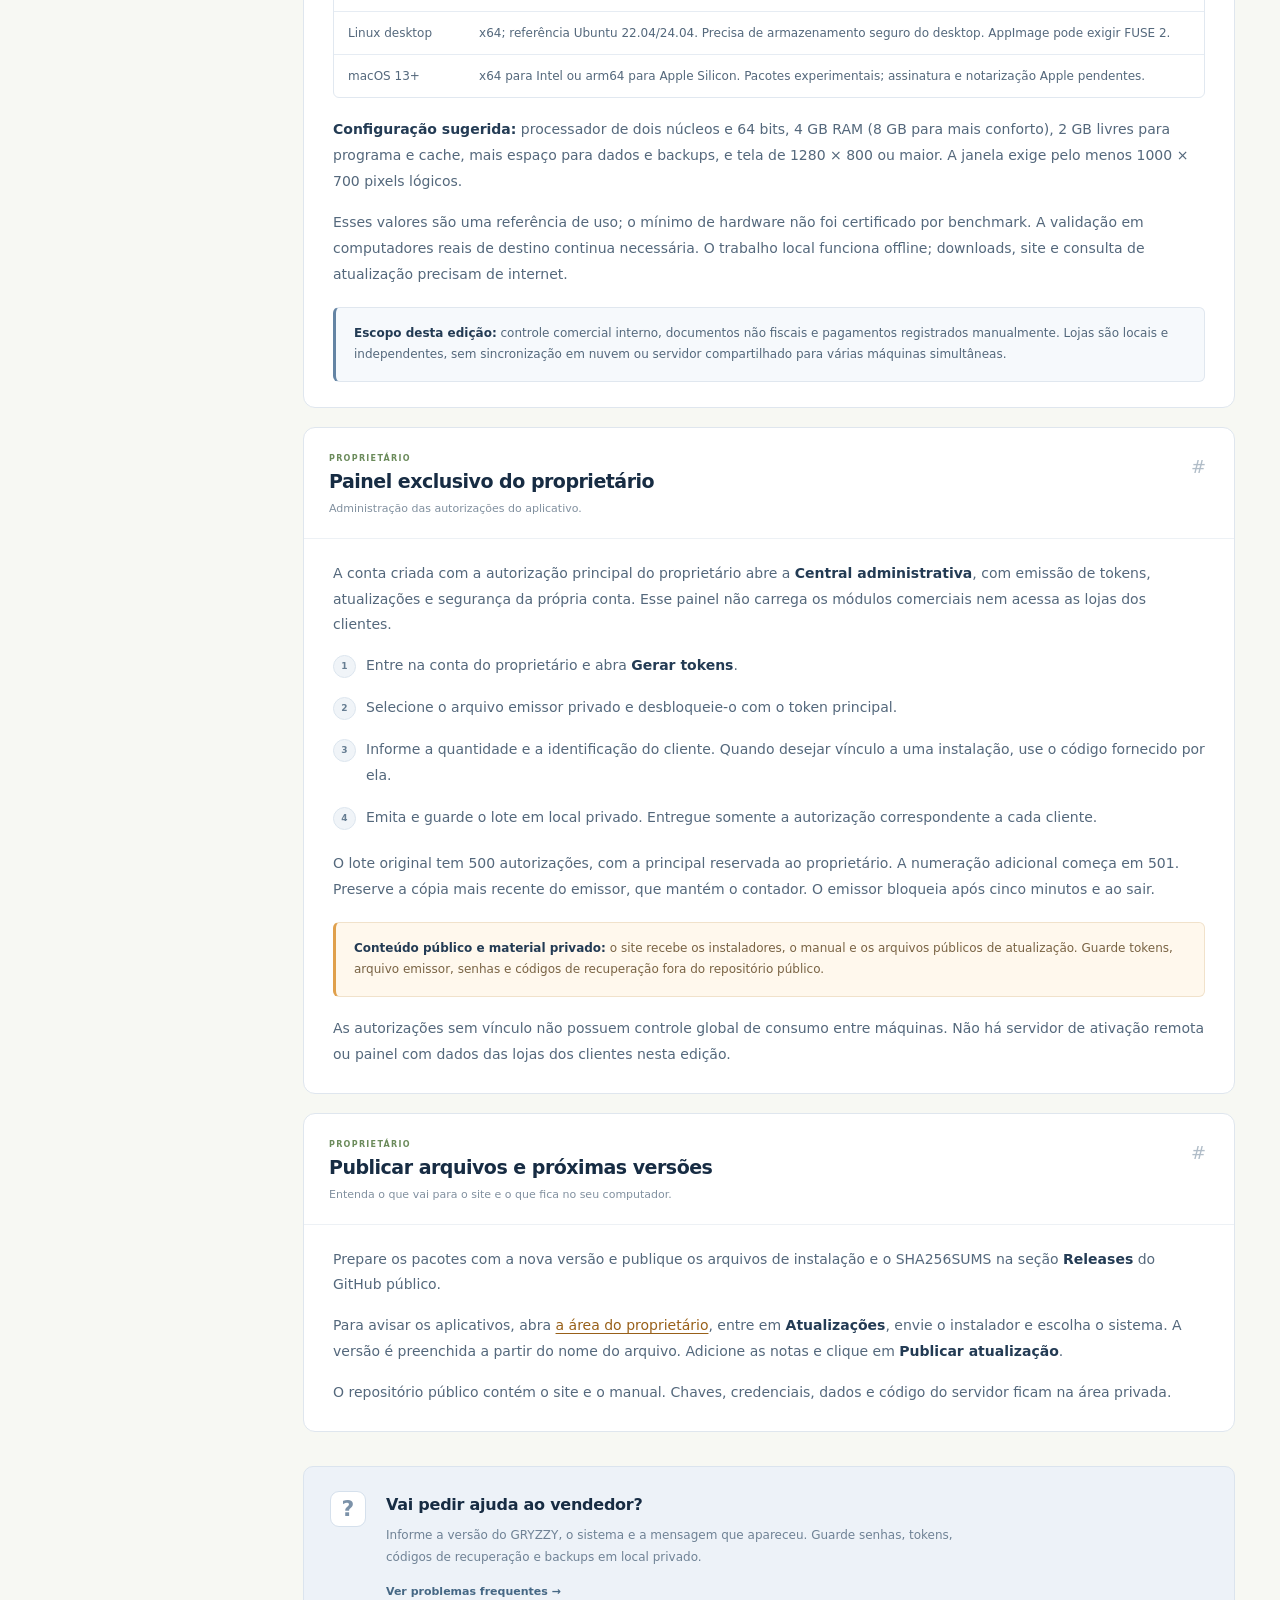
<file: manual/index.html>
<!doctype html><html lang="pt-BR"><head><meta charset="utf-8"><meta name="viewport" content="width=device-width,initial-scale=1"><meta name="description" content="GRYZZY: gestão comercial local com vendas, estoque, caixa, financeiro e orçamentos. Downloads, licenças e manual de ajuda."><meta name="theme-color" content="#173e30"><meta name="referrer" content="no-referrer"><title>Manual do GRYZZY 7.2.1</title><link rel="icon" href="../assets/icon.svg"><link rel="stylesheet" href="../assets/site.css"><script defer src="../assets/site.js"></script><link rel="stylesheet" href="manual.css"><link rel="stylesheet" href="../assets/manual-theme.css"><script defer src="manual.js"></script><link rel="stylesheet" href="../assets/release.css"></head><body><a class="skip" href="#conteudo">Pular para o conteúdo</a><header class="site-header"><div class="wrap header-inner"><a class="brand" href="../" aria-label="GRYZZY — início"><img src="../assets/icon.svg" width="37" height="37" alt="">GRYZZY</a><button class="menu-button" aria-label="Abrir menu" aria-controls="nav" aria-expanded="false">☰</button><nav class="main-nav" id="nav" aria-label="Navegação principal"><a href="../#recursos">O programa</a><a href="../downloads/">Downloads</a><a href="../manual/">Manual e ajuda</a><a class="button small" href="../comprar/">Conhecer a licença <span aria-hidden="true">↗</span></a></nav></div></header><svg class="svg-defs" xmlns="http://www.w3.org/2000/svg" aria-hidden="true"><symbol id="i-book" viewBox="0 0 24 24"><path d="M12 6c-3-3-7-3-10-2v15c4-1 7-1 10 2 3-3 6-3 10-2V4c-3-1-7-1-10 2Zm0 0v15"/></symbol><symbol id="i-search" viewBox="0 0 24 24"><circle cx="10.5" cy="10.5" r="6.5"/><path d="m16 16 5 5"/></symbol><symbol id="i-arrow" viewBox="0 0 24 24"><path d="M4 12h16m-6-6 6 6-6 6"/></symbol><symbol id="i-print" viewBox="0 0 24 24"><path d="M7 8V3h10v5M7 17H3v-8h18v8h-4M7 14h10v7H7z"/></symbol><symbol id="i-menu" viewBox="0 0 24 24"><path d="M4 6h16M4 12h16M4 18h16"/></symbol></svg><div class="docs-layout"><aside class="sidebar" aria-label="Índice do manual"><div class="sidebar-title"><svg class="icon" aria-hidden="true"><use href="#i-book"/></svg><span>Guia do GRYZZY</span><span class="version">6.0</span></div><button class="toc-toggle" id="toc-toggle" type="button" aria-controls="toc" aria-expanded="false" hidden><svg class="icon" aria-hidden="true"><use href="#i-menu"/></svg> Índice do manual <span>⌄</span></button><nav class="toc" id="toc" aria-label="Assuntos do manual"><div class="toc-group"><span>Começar</span><a href="#primeiros-passos">Seu primeiro dia no GRYZZY</a><a href="#instalacao">Instalar no seu computador</a><a href="#criar-conta">Primeiro acesso e criação da conta</a><a href="#empresa">Configurar a empresa e seus documentos</a></div><div class="toc-group"><span>Vendas e estoque</span><a href="#produtos">Cadastrar produtos</a><a href="#importar-csv">Importar produtos por CSV</a><a href="#contatos">Clientes e fornecedores</a><a href="#estoque">Entradas, saídas e ajustes de estoque</a><a href="#caixa">Abrir, movimentar e fechar o caixa</a><a href="#vender">Fazer uma venda na frente de caixa</a><a href="#cancelar-venda">Consultar e cancelar vendas</a></div><div class="toc-group"><span>Orçamentos</span><a href="#orcamentos">Criar e personalizar um orçamento</a><a href="#converter-orcamento">Transformar orçamento em venda</a><a href="#pdf-impressao">Salvar PDF e imprimir documentos</a></div><div class="toc-group"><span>Gestão</span><a href="#compras">Registrar compras</a><a href="#financeiro">Contas a pagar, receber e parcelas</a><a href="#relatorios">Consultar relatórios e exportar informações</a></div><div class="toc-group"><span>Contas e dados</span><a href="#equipe">Adicionar funcionários à mesma loja</a><a href="#senha">Alterar ou recuperar a senha</a><a href="#backup">Fazer e restaurar backups</a><a href="#atualizacoes">Receber atualizações do aplicativo</a></div><div class="toc-group"><span>Ajuda</span><a href="#atalhos">Atalhos para o dia a dia</a><a href="#problemas">Problemas frequentes</a><a href="#requisitos">Compatibilidade e requisitos</a></div><div class="toc-group"><span>Proprietário</span><a href="#proprietario">Painel exclusivo do proprietário</a><a href="#publicar">Publicar arquivos e próximas versões</a></div></nav><div class="sidebar-foot"><span class="status-dot"></span>Manual da versão 6.0<br><small>Atualizado em 31/10/2026</small></div></aside>
<main id="conteudo" class="docs-content"><div class="breadcrumb"><a href="../">Início</a><span>/</span><span>Manual e ajuda</span></div><section class="docs-hero"><div class="eyebrow">SUA LOJA, PASSO A PASSO</div><h1>Manual do GRYZZY 7.2.1</h1><p>Da primeira configuração ao fechamento do caixa. Encontre as instruções para trabalhar com mais segurança e organização.</p><div class="search-wrap" id="search-wrap" hidden><label for="manual-search" class="sr-only">Buscar no manual</label><svg class="icon" aria-hidden="true"><use href="#i-search"/></svg><input id="manual-search" type="search" maxlength="160" autocomplete="off" spellcheck="false" placeholder="Busque por orçamento, senha, backup…" aria-describedby="search-hint"><kbd aria-hidden="true">/</kbd><button type="button" id="clear-search" class="clear-search" aria-label="Limpar busca" hidden>×</button></div><p class="search-hint" id="search-hint" hidden>Busque por um assunto ou use o índice. Atalho: Ctrl + K.</p><noscript><p class="no-script">Todos os guias estão disponíveis abaixo. Use o índice ou a busca do navegador para encontrar um assunto.</p></noscript><div class="popular"><span>Mais procurados:</span><a href="#vender">Primeira venda</a><a href="#orcamentos">Personalizar orçamento</a><a href="#backup">Fazer backup</a></div></section>
<section class="quick-start" aria-label="Sugestões para começar"><a href="#primeiros-passos"><span class="quick-icon">01</span><div><h2>Começando agora?</h2><p>Prepare sua loja em seis passos.</p></div><svg class="icon" aria-hidden="true"><use href="#i-arrow"/></svg></a><a href="#orcamentos"><span class="quick-icon">02</span><div><h2>Sua empresa na proposta</h2><p>Nome, logo, cores e condições.</p></div><svg class="icon" aria-hidden="true"><use href="#i-arrow"/></svg></a><a href="#problemas"><span class="quick-icon">03</span><div><h2>Precisa de uma ajuda?</h2><p>Respostas para dúvidas frequentes.</p></div><svg class="icon" aria-hidden="true"><use href="#i-arrow"/></svg></a></section>
<div class="reading-tools"><div><span class="eyebrow">CONSULTE QUANDO PRECISAR</span><p class="result-count" id="result-count" role="status" aria-live="polite">26 guias disponíveis</p></div><button class="print-button" id="print-manual" type="button" hidden><svg class="icon" aria-hidden="true"><use href="#i-print"/></svg> Imprimir / salvar manual</button></div><div class="filters" id="filters" role="group" aria-label="Filtrar guias por assunto" hidden><button type="button" data-category="all" aria-pressed="true">Todos os assuntos</button><button type="button" data-category="inicio" aria-pressed="false">Começar</button><button type="button" data-category="operacao" aria-pressed="false">Vendas e estoque</button><button type="button" data-category="orcamentos" aria-pressed="false">Orçamentos</button><button type="button" data-category="gestao" aria-pressed="false">Gestão</button><button type="button" data-category="seguranca" aria-pressed="false">Contas e dados</button><button type="button" data-category="suporte" aria-pressed="false">Ajuda</button><button type="button" data-category="proprietario" aria-pressed="false">Proprietário</button></div><div class="no-results" id="no-results" hidden><span class="empty-icon"><svg class="icon" aria-hidden="true"><use href="#i-search"/></svg></span><h2>Nenhum guia encontrado</h2><p>Tente uma palavra mais curta, como “senha”, “caixa” ou “PDF”.</p><button type="button" id="reset-search">Mostrar todos os guias</button></div><div class="guides" id="guides"><article class="guide" id="primeiros-passos" data-group="inicio" data-keywords="começar tutorial configurar inicio demonstração dados de exemplo"><header class="guide-heading"><span class="guide-number">01</span><div><p class="guide-category">Começar</p><h2 tabindex="-1">Seu primeiro dia no GRYZZY</h2><p>Uma sequência simples para preparar sua loja.</p></div><a href="#primeiros-passos" class="permalink" aria-label="Link direto: Seu primeiro dia no GRYZZY">#</a></header><div class="guide-body">
<ol class="steps"><li><strong>Instale o aplicativo.</strong> Escolha a versão do seu sistema na <a href="../#downloads">página de downloads</a>.</li><li><strong>Crie sua conta.</strong> Use o token recebido, cadastre sua senha e guarde o código de recuperação. Veja <a href="#criar-conta">Primeiro acesso</a>.</li><li><strong>Configure a empresa.</strong> Preencha os dados em <strong>Configurações</strong> e personalize os documentos.</li><li><strong>Cadastre seus produtos.</strong> Informe preço, custo e saldo inicial. Você também pode <a href="#importar-csv">importar um CSV</a>.</li><li><strong>Abra o caixa e venda.</strong> Informe o fundo de abertura e vá para <strong>Frente de caixa</strong>.</li><li><strong>Feche o dia com uma cópia.</strong> Confira o caixa e <a href="#backup">exporte um backup</a> para outro local seguro.</li></ol>
<div class="tip"><strong>Quer experimentar primeiro?</strong> Em Configurações → Ambiente de trabalho, escolha <strong>Abrir demonstração</strong>. Para lançar os dados reais, volte e clique em <strong>Usar minha loja</strong>. Alterações da demonstração não são os registros da sua loja.</div><h3>Guia rápido opcional</h3><p>Abra <strong>Ajuda → Guia rápido</strong> no computador ou <strong>Mais → Guia rápido</strong> no Android. Você pode fechar o guia a qualquer momento.</p></div></article><article class="guide" id="instalacao" data-group="inicio" data-keywords="download instalar setup atalho desktop apple macbook ubuntu debian 32 64 bits"><header class="guide-heading"><span class="guide-number">02</span><div><p class="guide-category">Começar</p><h2 tabindex="-1">Instalar no seu computador</h2><p>Escolha o pacote certo para o seu sistema.</p></div><a href="#instalacao" class="permalink" aria-label="Link direto: Instalar no seu computador">#</a></header><div class="guide-body">
<p>Baixe o GRYZZY na <a href="../downloads/">página de downloads</a>. Antes de atualizar, exporte um backup e feche o programa.</p>
<h3>Windows 10 ou 11 de 64 bits</h3>
<p>Execute o instalador .exe e mantenha a pasta usada pela versão atual para atualizar. Abra o GRYZZY pelo menu Iniciar.</p>
<h3>Linux x64 ou ARM64</h3>
<p>Em Debian, Ubuntu e derivados, escolha o pacote .deb da arquitetura do computador e abra-o no instalador do sistema. Para usar o AppImage, dê permissão de execução nas propriedades do arquivo e abra-o. Consulte <a href="#requisitos">os requisitos</a> para o serviço de armazenamento seguro.</p>
<p>Se tiver dúvida sobre a arquitetura, <code>uname -m</code> mostra <code>x86_64</code> em máquinas Intel/AMD de 64 bits e <code>aarch64</code> em ARM64.</p>
<h3>macOS</h3>
<p>Escolha o ZIP para Apple Silicon ou Intel. Extraia e mova GRYZZY.app para Aplicativos. O arquivo não tem notarização da Apple.</p>
<h3>Android</h3>
<p>Abra o APK oficial. Ao atualizar, instale sobre o aplicativo atual. A edição 7.2.1 mantém a assinatura Android da edição anterior.</p>
</div></article><article class="guide" id="criar-conta" data-group="inicio" data-keywords="login entrar cadastro ativar licença licenca token usuário usuario senha conta autorização"><header class="guide-heading"><span class="guide-number">03</span><div><p class="guide-category">Começar</p><h2 tabindex="-1">Primeiro acesso e criação da conta</h2><p>Seu usuário, sua senha e a autorização recebida do vendedor.</p></div><a href="#criar-conta" class="permalink" aria-label="Link direto: Primeiro acesso e criação da conta">#</a></header><div class="guide-body">
<ol class="steps"><li>Abra o GRYZZY e selecione <strong>Criar conta</strong>.</li><li>Preencha seu nome, usuário e uma senha de pelo menos <strong>12 caracteres</strong>. Repita a senha no campo de confirmação.</li><li>Cole o <strong>token de autorização</strong> recebido. Leia e aceite os Termos de Uso.</li><li>Conclua o cadastro e guarde o <strong>código de recuperação</strong> em local privado. Confirme que o guardou.</li><li>Volte para <strong>Entrar</strong> e faça login com seu usuário e sua senha.</li></ol>
<p>A opção <strong>Lembrar usuário</strong> guarda somente o nome do usuário. A senha continua sendo solicitada ao abrir o programa.</p>
<div class="tip"><strong>Uma loja por autorização comercial.</strong> Cada token comercial cria uma loja local independente. Para adicionar funcionários à mesma loja, use <a href="#equipe">Convites da equipe</a>. Um novo token comercial cria outro espaço de trabalho.</div>
<p>Se o seu token for vinculado a uma instalação, abra <strong>Código desta instalação</strong> na tela de acesso e envie esse código ao vendedor para receber a autorização correspondente. Preserve sua senha, token e código de recuperação em local privado.</p></div></article><article class="guide" id="empresa" data-group="inicio" data-keywords="nome empresa logo logotipo CNPJ CPF whatsapp telefone endereço contato personalizar documentos"><header class="guide-heading"><span class="guide-number">04</span><div><p class="guide-category">Começar</p><h2 tabindex="-1">Configurar a empresa e seus documentos</h2><p>Defina a identidade usada na loja e nos novos orçamentos.</p></div><a href="#empresa" class="permalink" aria-label="Link direto: Configurar a empresa e seus documentos">#</a></header><div class="guide-body">
<ol class="steps"><li>Entre com uma conta de administrador da loja e abra <strong>Configurações</strong>.</li><li>Em <strong>Os dados da sua loja</strong>, preencha nome, CPF/CNPJ, telefone, e-mail, endereço e mensagem no comprovante.</li><li>Clique em <strong>Salvar alterações</strong>.</li><li>Em <strong>Identidade dos orçamentos</strong>, abra <strong>Personalizar documentos</strong>.</li><li>Configure logotipo, título, vendedor, validade, cores, modelo e condições comerciais. Clique em <strong>Salvar padrões</strong>.</li></ol>
<p>O logotipo pode ser PNG, JPG ou WebP, com até <strong>350 KB</strong>. A identidade padrão será usada nos novos orçamentos. Propostas já salvas mantêm os dados e as condições registrados na emissão.</p>
<p>Para usar outro nome ou contato em uma proposta específica, edite a aba <strong>Sua empresa</strong> desse <a href="#orcamentos">orçamento</a>. A identificação do aplicativo e o crédito “Criado por Sávio” permanecem nos locais previstos.</p></div></article><article class="guide" id="produtos" data-group="operacao" data-keywords="novo produto código sku codigo barras preço preco custo cadastro categoria unidade"><header class="guide-heading"><span class="guide-number">05</span><div><p class="guide-category">Vendas e estoque</p><h2 tabindex="-1">Cadastrar produtos</h2><p>Prepare o catálogo antes de começar as vendas.</p></div><a href="#produtos" class="permalink" aria-label="Link direto: Cadastrar produtos">#</a></header><div class="guide-body">
<ol class="steps"><li>Abra <strong>Produtos</strong> e selecione <strong>Novo produto</strong>.</li><li>Informe nome e SKU/código. Use um SKU exclusivo para cada produto.</li><li>Preencha categoria, unidade, código de barras, preço de venda e custo.</li><li>Defina saldo inicial e estoque mínimo. Confira os valores e salve.</li><li>Use a busca e os filtros para localizar ou editar o cadastro.</li></ol>
<p>O preço é o valor cobrado do cliente; o custo ajuda nos controles e relatórios. O estoque mínimo serve como referência para o aviso de reposição. Para alterar o saldo depois, use <a href="#estoque">Movimentar estoque</a>, registrando o motivo.</p>
<div class="tip"><strong>Para muitos itens:</strong> use a <a href="#importar-csv">importação por CSV</a>. A exportação de produtos serve para consulta e conferência do catálogo.</div></div></article><article class="guide" id="importar-csv" data-group="operacao" data-keywords="planilha excel csv importar importação modelo catalogo catálogo colunas estoque"><header class="guide-heading"><span class="guide-number">06</span><div><p class="guide-category">Vendas e estoque</p><h2 tabindex="-1">Importar produtos por CSV</h2><p>Use o modelo para manter as colunas na ordem correta.</p></div><a href="#importar-csv" class="permalink" aria-label="Link direto: Importar produtos por CSV">#</a></header><div class="guide-body">
<ol class="steps"><li>Em <strong>Produtos</strong>, clique em <strong>Importar</strong>.</li><li>Selecione <strong>Baixar modelo CSV</strong> ou <a href="modelo-produtos.csv" download>baixe o mesmo modelo aqui</a>.</li><li>Preencha os produtos mantendo cabeçalho e ordem das oito colunas. Salve como CSV.</li><li>Volte ao aplicativo, clique em <strong>Selecionar arquivo CSV</strong> e escolha o arquivo.</li><li>Confira a confirmação da importação antes de concluir.</li></ol>
<div class="table-scroll"><table><caption>Colunas do arquivo de produtos</caption><thead><tr><th>Coluna</th><th>Exemplo</th></tr></thead><tbody><tr><td>SKU</td><td>PROD-001</td></tr><tr><td>Nome</td><td>Meu produto</td></tr><tr><td>Categoria</td><td>Geral</td></tr><tr><td>Preço / Custo</td><td>29.90 / 12.00</td></tr><tr><td>Estoque / Mínimo</td><td>10 / 3</td></tr><tr><td>Código de barras</td><td>Opcional; preserve zeros iniciais</td></tr></tbody></table></div>
<p>O modelo usa ponto e vírgula como separador e ponto nos exemplos de valores. O limite é <strong>2.000 produtos por importação</strong>. SKUs que já existem não são substituídos pela importação; confira duplicidades antes de enviar.</p></div></article><article class="guide" id="contatos" data-group="operacao" data-keywords="cliente fornecedor cadastrar contato contatos endereço telefone email"><header class="guide-heading"><span class="guide-number">07</span><div><p class="guide-category">Vendas e estoque</p><h2 tabindex="-1">Clientes e fornecedores</h2><p>Mantenha os contatos ligados às suas operações.</p></div><a href="#contatos" class="permalink" aria-label="Link direto: Clientes e fornecedores">#</a></header><div class="guide-body">
<ol class="steps"><li>Abra <strong>Clientes</strong> ou <strong>Fornecedores</strong>.</li><li>Use o botão de novo cadastro e preencha o nome e os contatos disponíveis.</li><li>Salve e use a busca para encontrar ou editar o registro depois.</li></ol>
<p>Clientes podem ser selecionados nas vendas e nos orçamentos. Fornecedores ajudam a identificar as compras. Documentos, telefone, endereço e e-mail facilitam a conferência dos registros.</p>
<p>Em um orçamento, também é possível escolher <strong>Preencher cliente sem cadastrar</strong> para informar os dados diretamente naquela proposta.</p></div></article><article class="guide" id="estoque" data-group="operacao" data-keywords="entrada saida saída ajuste movimentação reposição mínimo saldo estoque insuficiente"><header class="guide-heading"><span class="guide-number">08</span><div><p class="guide-category">Vendas e estoque</p><h2 tabindex="-1">Entradas, saídas e ajustes de estoque</h2><p>Registre o que mudou e por quê.</p></div><a href="#estoque" class="permalink" aria-label="Link direto: Entradas, saídas e ajustes de estoque">#</a></header><div class="guide-body">
<ol class="steps"><li>Abra <strong>Estoque</strong> e procure o produto.</li><li>Clique em <strong>Movimentar</strong> na linha do item.</li><li>Informe o tipo da movimentação, a quantidade e o motivo.</li><li>Confira o saldo e confirme. Consulte o <strong>Histórico de movimentações</strong> para revisar o registro.</li></ol>
<p>Vendas concluídas baixam o estoque. Compras registradas acrescentam mercadorias, e o cancelamento de uma venda repõe os itens correspondentes. O sistema valida as operações para impedir saídas acima do saldo disponível.</p>
<div class="note"><strong>Orçamentos não reservam nem baixam estoque.</strong> O saldo disponível será conferido quando a proposta for convertida em venda. Para uma entrada de mercadoria com obrigação financeira, registre uma <a href="#compras">compra</a>.</div></div></article><article class="guide" id="caixa" data-group="operacao" data-keywords="abrir caixa fechar caixa fundo abertura sangria suprimento diferença dinheiro saldo conferir"><header class="guide-heading"><span class="guide-number">09</span><div><p class="guide-category">Vendas e estoque</p><h2 tabindex="-1">Abrir, movimentar e fechar o caixa</h2><p>Comece pelo fundo de abertura e termine pela conferência.</p></div><a href="#caixa" class="permalink" aria-label="Link direto: Abrir, movimentar e fechar o caixa">#</a></header><div class="guide-body">
<h3>Abrir</h3><ol class="steps"><li>Acesse <strong>Movimentação de caixa</strong> ou pressione <kbd>F8</kbd>.</li><li>Clique em <strong>Abrir caixa</strong> e informe o dinheiro disponível no início.</li><li>Confirme para começar as vendas e movimentações.</li></ol>
<h3>Durante o atendimento</h3><p>Use <strong>Suprimento</strong> para registrar dinheiro colocado no caixa e <strong>Sangria</strong> para registrar retirada, com a descrição correspondente. Confira a lista de movimentações e o meio de pagamento de cada registro.</p>
<h3>Fechar</h3><ol class="steps"><li>Clique em <strong>Fechar caixa</strong>.</li><li>Conte o dinheiro físico e informe o valor em <strong>Dinheiro conferido</strong>.</li><li>Adicione uma observação, confira e confirme. O histórico registra o esperado, o contado e a diferença.</li></ol>
<div class="tip"><strong>Conferência em dinheiro:</strong> o saldo esperado em dinheiro acompanha o caixa físico. Os pagamentos registrados como Pix ou cartão aparecem com seus respectivos meios de pagamento nas movimentações.</div></div></article><article class="guide" id="vender" data-group="operacao" data-keywords="PDV vender venda troco leitor codigo barras cartão pix parcelar finalizar dinheiro"><header class="guide-heading"><span class="guide-number">10</span><div><p class="guide-category">Vendas e estoque</p><h2 tabindex="-1">Fazer uma venda na frente de caixa</h2><p>Do produto ao comprovante, em poucos passos.</p></div><a href="#vender" class="permalink" aria-label="Link direto: Fazer uma venda na frente de caixa">#</a></header><div class="guide-body">
<ol class="steps"><li>Confira se o <a href="#caixa">caixa está aberto</a> e se está usando sua loja real.</li><li>Abra <strong>Frente de caixa</strong> ou pressione <kbd>F2</kbd>.</li><li>Busque os produtos por nome, SKU ou código de barras. Adicione ao carrinho e ajuste as quantidades.</li><li>Selecione o cliente, quando aplicável, e confira desconto e total.</li><li>Abra <strong>Finalizar venda</strong> ou use <kbd>F4</kbd> com o carrinho preenchido.</li><li>Escolha o meio de pagamento. Em dinheiro, informe o valor recebido e confira o troco. Se usar venda a prazo, confira o cliente e o parcelamento solicitado pela tela.</li><li>Confirme o recebimento fora do aplicativo e conclua a venda. Consulte o registro e o comprovante.</li></ol>
<div class="note"><strong>Pix e cartões são registros manuais.</strong> O GRYZZY não consulta banco, adquirente ou pagamento recebido. Confira a confirmação do pagamento pelo seu meio habitual antes de concluir.</div>
<p>A venda concluída atualiza o estoque e os registros relacionados. Comprovantes são documentos comerciais sem valor fiscal.</p></div></article><article class="guide" id="cancelar-venda" data-group="operacao" data-keywords="cancelar venda cancelamento estorno devolver devolução histórico vendas status comprovante"><header class="guide-heading"><span class="guide-number">11</span><div><p class="guide-category">Vendas e estoque</p><h2 tabindex="-1">Consultar e cancelar vendas</h2><p>Confira o registro antes de confirmar um cancelamento.</p></div><a href="#cancelar-venda" class="permalink" aria-label="Link direto: Consultar e cancelar vendas">#</a></header><div class="guide-body">
<ol class="steps"><li>Abra <strong>Vendas</strong> e localize o registro pelos filtros ou pela busca.</li><li>Abra os detalhes da venda para conferir cliente, itens, valores e situação.</li><li>Se necessário, selecione a ação de cancelamento e leia a confirmação.</li><li>Depois de confirmar, confira o status e os reflexos em estoque e caixa.</li></ol>
<p>O cancelamento repõe os itens do catálogo e registra os ajustes previstos na operação. Uma venda já cancelada não deve ser cancelada novamente. Operações ligadas a recebimentos ou parcelas já baixadas podem exigir conferência adicional; siga a mensagem exibida pelo programa.</p>
<p>Uma devolução bancária ou estorno de cartão deve ser tratado no meio de pagamento utilizado pelo cliente. O lançamento do aplicativo é um controle interno.</p></div></article><article class="guide" id="orcamentos" data-group="orcamentos" data-keywords="orçamento orcamento cotação proposta nome empresa personalizar logo cores frete assinatura serviço livre condições"><header class="guide-heading"><span class="guide-number">12</span><div><p class="guide-category">Orçamentos</p><h2 tabindex="-1">Criar e personalizar um orçamento</h2><p>Use as quatro abas para montar uma proposta completa.</p></div><a href="#orcamentos" class="permalink" aria-label="Link direto: Criar e personalizar um orçamento">#</a></header><div class="guide-body">
<ol class="steps"><li>Abra <strong>Orçamentos → Novo orçamento</strong> ou pressione <kbd>F6</kbd>.</li><li>Em <strong>Itens e cliente</strong>, selecione um cliente cadastrado ou preencha os dados diretamente. Adicione produtos do catálogo ou clique em <strong>Adicionar produto ou serviço livre</strong>.</li><li>Confira descrição, código, quantidade, preço, desconto, frete e outras despesas.</li><li>Em <strong>Sua empresa</strong>, personalize nome, CPF/CNPJ, telefone, e-mail, endereço, logotipo e vendedor/responsável.</li><li>Em <strong>Condições</strong>, defina validade, título, pagamento, entrega, observações, condições adicionais e rodapé.</li><li>Em <strong>Aparência</strong>, escolha a cor e o modelo: <strong>Moderno</strong>, <strong>Clássico</strong> ou <strong>Econômico</strong>. Selecione se quer mostrar logo, códigos, preços unitários e campos de assinatura.</li><li>Confira a prévia e clique em <strong>Salvar orçamento</strong>.</li></ol>
<div class="example"><span>EXEMPLO DE TOTAL</span><p>Produtos e serviços: <strong>R$ 100,00</strong><br>Desconto: R$ 10,00 · Frete: R$ 15,00<br>Total da proposta: <strong>R$ 105,00</strong></p></div>
<p>O nome da empresa pode ser personalizado em cada proposta. Os <a href="#empresa">padrões da empresa</a> ajudam a preencher as próximas, e orçamentos anteriores mantêm sua identidade original.</p>
<p>A validade precisa ser hoje ou uma data futura. O orçamento precisa ter itens e total válido para ser salvo.</p></div></article><article class="guide" id="converter-orcamento" data-group="orcamentos" data-keywords="converter orçamento aprovar orçamento transformar venda manter preço proposta estoque"><header class="guide-heading"><span class="guide-number">13</span><div><p class="guide-category">Orçamentos</p><h2 tabindex="-1">Transformar orçamento em venda</h2><p>Preserve os valores combinados com o cliente.</p></div><a href="#converter-orcamento" class="permalink" aria-label="Link direto: Transformar orçamento em venda">#</a></header><div class="guide-body">
<ol class="steps"><li>Abra <strong>Orçamentos</strong> e selecione uma proposta aberta.</li><li>Confira os itens, valores, condições e validade.</li><li>Use a ação de conversão em venda e conclua o atendimento na frente de caixa.</li><li>Confirme o pagamento e confira o registro da venda resultante.</li></ol>
<p>A conversão mantém os preços e encargos registrados na proposta, mesmo que o catálogo tenha mudado depois. Para alterar os itens ou valores de uma proposta em atendimento, edite o orçamento antes de concluir a venda.</p>
<div class="tip"><strong>Confira a disponibilidade:</strong> criar um orçamento não reserva o estoque. A conversão verifica o saldo e exige as condições necessárias para a venda, incluindo caixa aberto.</div></div></article><article class="guide" id="pdf-impressao" data-group="orcamentos" data-keywords="pdf imprimir impressora impressão salvar documento recibo comprovante nota fiscal NFe NFCe"><header class="guide-heading"><span class="guide-number">14</span><div><p class="guide-category">Orçamentos</p><h2 tabindex="-1">Salvar PDF e imprimir documentos</h2><p>Confira a proposta antes de compartilhar com o cliente.</p></div><a href="#pdf-impressao" class="permalink" aria-label="Link direto: Salvar PDF e imprimir documentos">#</a></header><div class="guide-body">
<ol class="steps"><li>Abra o orçamento ou comprovante salvo.</li><li>Confira empresa, cliente, itens e total na visualização.</li><li>Use <strong>Salvar PDF</strong> para escolher nome e pasta do documento.</li><li>Use <strong>Imprimir</strong> para selecionar a impressora e conferir a prévia do sistema.</li></ol>
<p>Para ajustar um orçamento, volte ao editor e altere o modelo, a cor ou os campos exibidos. O logotipo aceita PNG, JPG e WebP de até 350 KB.</p>
<div class="note"><strong>Documento não fiscal.</strong> O GRYZZY não emite NF-e, NFC-e ou SAT. Orçamentos e comprovantes não substituem nota fiscal.</div></div></article><article class="guide" id="compras" data-group="gestao" data-keywords="compra mercadoria fornecedor custo entrada estoque vencimento conta pagar"><header class="guide-heading"><span class="guide-number">15</span><div><p class="guide-category">Gestão</p><h2 tabindex="-1">Registrar compras</h2><p>A entrada da mercadoria e o compromisso com o fornecedor.</p></div><a href="#compras" class="permalink" aria-label="Link direto: Registrar compras">#</a></header><div class="guide-body">
<ol class="steps"><li>Confira se os produtos e o fornecedor já estão cadastrados.</li><li>Abra <strong>Compras</strong> e inicie uma nova compra.</li><li>Informe fornecedor, referência e vencimento. Adicione os produtos com quantidade e custo.</li><li>Confira os valores e confirme o recebimento da compra.</li><li>Revise o estoque e a conta gerada em <strong>Financeiro</strong>.</li></ol>
<p>Ao registrar uma compra, os produtos entram no estoque e uma conta a pagar é criada automaticamente. Para acompanhar o pagamento ao fornecedor, consulte a obrigação em <a href="#financeiro">Financeiro</a>.</p></div></article><article class="guide" id="financeiro" data-group="gestao" data-keywords="contas pagar receber financeiro vencimento parcelas parcelamento baixa lançamento despesa"><header class="guide-heading"><span class="guide-number">16</span><div><p class="guide-category">Gestão</p><h2 tabindex="-1">Contas a pagar, receber e parcelas</h2><p>Registre e acompanhe cada compromisso da loja.</p></div><a href="#financeiro" class="permalink" aria-label="Link direto: Contas a pagar, receber e parcelas">#</a></header><div class="guide-body">
<ol class="steps"><li>Abra <strong>Financeiro</strong> e escolha contas a receber ou a pagar.</li><li>Use busca e filtros para localizar um lançamento ou vencimento.</li><li>Para uma obrigação avulsa, crie um novo lançamento e informe tipo, descrição, contato, valor e vencimento.</li><li>Quando o pagamento ocorrer, clique em <strong>Receber</strong> ou <strong>Pagar</strong>, confira os dados e confirme a baixa.</li><li>Confira a nova situação do título e os registros relacionados.</li></ol>
<p>Parcelas de vendas a prazo e contas originadas em compras aparecem ligadas às operações correspondentes. Faça a baixa no título que já existe para manter o controle da mesma obrigação.</p>
<div class="tip"><strong>Baixa manual:</strong> marcar uma conta como paga no GRYZZY registra o que aconteceu. A transferência de dinheiro e a confirmação bancária acontecem pelos seus meios habituais.</div></div></article><article class="guide" id="relatorios" data-group="gestao" data-keywords="relatório relatorio exportar csv planilha indicadores período receita vendas resultado custo"><header class="guide-heading"><span class="guide-number">17</span><div><p class="guide-category">Gestão</p><h2 tabindex="-1">Consultar relatórios e exportar informações</h2><p>Escolha o período antes de avaliar os resultados.</p></div><a href="#relatorios" class="permalink" aria-label="Link direto: Consultar relatórios e exportar informações">#</a></header><div class="guide-body">
<ol class="steps"><li>Abra <strong>Relatórios</strong> ou pressione <kbd>F9</kbd>.</li><li>Defina as datas inicial e final do período.</li><li>Confira os indicadores e as informações de vendas e produtos exibidas.</li><li>Use a opção de exportação de vendas para salvar o CSV e conferir em uma planilha.</li></ol>
<p>A análise de vendas do relatório considera vendas concluídas no período escolhido. Confira cancelamentos, custos e lançamentos financeiros ao analisar o negócio. Produtos também podem ser exportados em CSV pela tela <strong>Produtos</strong>.</p>
<p>CSV e PDF são relatórios legíveis. Guarde os arquivos em locais apropriados para as informações comerciais da loja.</p></div></article><article class="guide" id="equipe" data-group="seguranca" data-keywords="funcionário funcionario equipe operador administrador convite usuario usuários acesso perfil permissões"><header class="guide-heading"><span class="guide-number">18</span><div><p class="guide-category">Contas e dados</p><h2 tabindex="-1">Adicionar funcionários à mesma loja</h2><p>Use convites da equipe para compartilhar o espaço de trabalho local.</p></div><a href="#equipe" class="permalink" aria-label="Link direto: Adicionar funcionários à mesma loja">#</a></header><div class="guide-body">
<ol class="steps"><li>Entre como administrador da loja e abra <strong>Minha conta e segurança → Usuários e segurança</strong>.</li><li>Selecione <strong>Convites</strong> e confirme sua senha de administrador.</li><li>Informe identificação, perfil autorizado e validade. Clique em <strong>Gerar convite</strong>.</li><li>Copie o código exibido e entregue-o em particular ao funcionário.</li><li>Nesta mesma instalação, o funcionário usa <strong>Criar conta</strong> com esse convite para entrar na mesma loja com seu próprio usuário e senha.</li></ol>
<p>O perfil <strong>Operador</strong> pode vender, gerar orçamentos e cadastrar clientes. Alterações de estoque, caixa, restauração e segurança exigem administrador. Na aba <strong>Usuários</strong>, o administrador pode revisar perfis e desativar acessos permitidos pela tela.</p>
<div class="note"><strong>Convite da equipe e token comercial têm funções diferentes.</strong> O convite local adiciona alguém à mesma loja nessa instalação. Um token comercial assinado cria uma loja independente. Os clientes não são conectados entre si.</div></div></article><article class="guide" id="senha" data-group="seguranca" data-keywords="esqueci senha recuperar recuperação trocar alterar bloqueio 15 minutos brute force tentativas login"><header class="guide-heading"><span class="guide-number">19</span><div><p class="guide-category">Contas e dados</p><h2 tabindex="-1">Alterar ou recuperar a senha</h2><p>Tenha seu código de recuperação guardado antes de precisar dele.</p></div><a href="#senha" class="permalink" aria-label="Link direto: Alterar ou recuperar a senha">#</a></header><div class="guide-body">
<h3>Alterar a senha enquanto está conectado</h3><ol class="steps"><li>Abra <strong>Minha conta e segurança</strong> e a opção de alteração de senha.</li><li>Informe a senha atual e a nova senha conforme solicitado.</li><li>Confirme a alteração. A sessão será encerrada; entre com a nova senha.</li></ol>
<h3>Esqueceu a senha?</h3><ol class="steps"><li>Na tela inicial, clique em <strong>Esqueci minha senha</strong>.</li><li>Informe usuário, código de recuperação e nova senha com confirmação.</li><li>Conclua e guarde o novo código de recuperação. O código anterior é substituído.</li></ol>
<p>Após cinco tentativas incorretas por usuário, ou vinte tentativas gerais, o aplicativo aplica uma pausa de quinze minutos. Fechar e abrir o programa mantém os contadores. Aguarde o tempo indicado e confira os dados antes de tentar novamente.</p>
<p>Se você perdeu senha e código de recuperação, preserve os arquivos e procure o responsável pelo suporte. O site não fornece recuperação remota de contas locais.</p></div></article><article class="guide" id="backup" data-group="seguranca" data-keywords="backup cópia copia segurança restaurar json transferir computador salvar dados perdidos formatar"><header class="guide-heading"><span class="guide-number">20</span><div><p class="guide-category">Contas e dados</p><h2 tabindex="-1">Fazer e restaurar backups</h2><p>Mantenha uma cópia fora do computador da loja.</p></div><a href="#backup" class="permalink" aria-label="Link direto: Fazer e restaurar backups">#</a></header><div class="guide-body">
<h3>Cópias automáticas</h3>
<p>O GRYZZY guarda até 14 cópias diárias protegidas no aparelho. No computador, abra <strong>Arquivo → Cópias automáticas</strong> ou use a opção na sua conta. No Android, abra <strong>Mais → Dados e backups</strong>.</p>
<p>Escolha a data e clique em <strong>Restaurar</strong>. A restauração substitui os registros atuais pela cópia escolhida. Exporte os dados atuais antes de restaurar se precisar guardá-los em outro lugar.</p>
<h3>Levar uma cópia para fora do aparelho</h3>
<p>No computador, use <strong>Arquivo → Fazer backup</strong> e guarde o JSON exportado em um local protegido. No Android, use <strong>Exportar backup</strong> e crie uma senha para o arquivo. A senha será solicitada ao restaurar.</p>
<p>Se trocar ou formatar o aparelho, use a cópia exportada e o processo de ativação do novo dispositivo. Os arquivos de backup Android e desktop são de formatos diferentes.</p>
</div></article><article class="guide" id="atualizacoes" data-group="seguranca" data-keywords="atualizar update instalar reiniciar canal versão versao download verificar agora offline internet"><header class="guide-heading"><span class="guide-number">21</span><div><p class="guide-category">Contas e dados</p><h2 tabindex="-1">Receber atualizações do aplicativo</h2><p>O canal oficial já vem configurado no GRYZZY 6.0.</p></div><a href="#atualizacoes" class="permalink" aria-label="Link direto: Receber atualizações do aplicativo">#</a></header><div class="guide-body">
<p>A edição atual é a <strong>7.2.1</strong>. Os pacotes ficam na <a href="https://github.com/saviogyzzy/gyzzy/releases/tag/v7.2.1">release do GitHub</a> e na <a href="../downloads/">página de downloads</a>.</p>
<p>Quando houver uma atualização assinada para seu sistema, o aplicativo mostra o aviso de atualização disponível. O programa confere a versão, o sistema e a integridade do arquivo antes de abrir o instalador.</p>
<p>Para instalar manualmente, siga <a href="#instalacao">o guia de instalação</a>. No macOS, abra o ZIP da arquitetura correta e substitua o aplicativo em Aplicativos.</p>
<p>Confira o número da versão na tela de acesso ou no menu <strong>Ajuda → Sobre o GRYZZY</strong> no computador.</p>
</div></article><article class="guide" id="atalhos" data-group="suporte" data-keywords="teclado teclas atalho atalhos F1 F2 F4 F6 F8 F9 ctrl command busca ajuda"><header class="guide-heading"><span class="guide-number">22</span><div><p class="guide-category">Ajuda</p><h2 tabindex="-1">Atalhos para o dia a dia</h2><p>Use as teclas ou os botões equivalentes do aplicativo.</p></div><a href="#atalhos" class="permalink" aria-label="Link direto: Atalhos para o dia a dia">#</a></header><div class="guide-body">
<div class="table-scroll"><table><caption>Atalhos do GRYZZY</caption><thead><tr><th>Tecla</th><th>Ação</th></tr></thead><tbody><tr><td><kbd>F1</kbd></td><td>Abrir a ajuda rápida</td></tr><tr><td><kbd>F2</kbd></td><td>Abrir a frente de caixa</td></tr><tr><td><kbd>F4</kbd></td><td>Finalizar venda com carrinho preenchido</td></tr><tr><td><kbd>F6</kbd></td><td>Criar orçamento</td></tr><tr><td><kbd>F8</kbd></td><td>Abrir movimentação de caixa</td></tr><tr><td><kbd>F9</kbd></td><td>Abrir relatórios</td></tr><tr><td><kbd>Ctrl</kbd> + <kbd>K</kbd></td><td>Busca global; Command + K no Mac</td></tr><tr><td><kbd>Ctrl</kbd> + <kbd>L</kbd></td><td>Bloquear o acesso; Command + L no Mac</td></tr><tr><td><kbd>Esc</kbd></td><td>Fechar janelas de diálogo compatíveis</td></tr></tbody></table></div>
<p>Algumas ações dependem da tela ativa, de um carrinho preenchido e das permissões da sua conta. Os menus e botões continuam disponíveis para executar as mesmas tarefas.</p></div></article><article class="guide" id="problemas" data-group="suporte" data-keywords="erro falha problema dúvida duvida suporte não abre nao abre ajuda bloqueado token invalido impressão"><header class="guide-heading"><span class="guide-number">23</span><div><p class="guide-category">Ajuda</p><h2 tabindex="-1">Problemas frequentes</h2><p>Encontre a próxima ação pelo que aparece na tela.</p></div><a href="#problemas" class="permalink" aria-label="Link direto: Problemas frequentes">#</a></header><div class="guide-body">
<details><summary>A venda pede para abrir o caixa.</summary><p>Acesse Movimentação de caixa → Abrir caixa, informe o fundo de abertura e volte à Frente de caixa. A abertura exige uma conta autorizada.</p></details>
<details><summary>O programa mostra estoque insuficiente.</summary><p>Confira a quantidade no carrinho e o saldo do produto. Verifique a entrada das mercadorias e as movimentações. Um orçamento salvo não reserva itens.</p></details>
<details><summary>Os lançamentos aparecem como demonstração.</summary><p>Em Configurações → Ambiente de trabalho, clique em <strong>Usar minha loja</strong>. Os exemplos pertencem ao modo de demonstração.</p></details>
<details><summary>Minha conta não mostra uma opção de administração.</summary><p>Confira o perfil em Minha conta e segurança. Funções de estoque, caixa, restauração e segurança exigem administrador. A conta do proprietário do aplicativo tem um painel próprio.</p></details>
<details><summary>Meu token foi recusado.</summary><p>Copie o código completo entregue pelo vendedor e confira espaços extras. Se for um convite, verifique validade e uso. Se for vinculado a um dispositivo, confira o Código desta instalação com o vendedor.</p></details>
<details><summary>O login foi temporariamente bloqueado.</summary><p>Aguarde o prazo mostrado. O bloqueio por tentativas repetidas dura quinze minutos; reiniciar o aplicativo preserva o contador. Se esqueceu a senha, use o fluxo de recuperação com seu código.</p></details>
<details><summary>O logotipo não abre.</summary><p>Use PNG, JPG ou WebP de até 350 KB. Escolha uma versão menor da imagem e confira a prévia do documento.</p></details>
<details><summary>A consulta de atualização falhou.</summary><p>Confira sua conexão e tente Verificar agora mais tarde. O uso local continua disponível. A nova versão depende de um pacote publicado com o manifesto correto.</p></details>
<details><summary>No Linux aparece armazenamento seguro indisponível.</summary><p>Confirme uma sessão gráfica com Secret Service/GNOME Keyring ou KWallet disponível e desbloqueado. O aplicativo exige esse armazenamento para proteger a chave local. Procure suporte do seu desktop se o serviço não estiver disponível.</p></details>
<details><summary>O Mac bloqueia a abertura do aplicativo.</summary><p>Os pacotes desta edição para Mac são experimentais, sem assinatura e notarização Apple. Preserve as proteções do sistema e consulte o responsável pela distribuição sobre uma edição assinada e validada.</p></details>
<details><summary>Preciso transferir ou recuperar a loja.</summary><p>Use o backup JSON exportado e siga <a href="#backup">Fazer e restaurar backups</a>. Em caso de arquivo danificado, preserve os arquivos e as cópias existentes antes de solicitar suporte.</p></details></div></article><article class="guide" id="requisitos" data-group="suporte" data-keywords="requisitos minimo mínimo RAM memória windows 7 10 11 linux macOS 32 bits 64 bits offline"><header class="guide-heading"><span class="guide-number">24</span><div><p class="guide-category">Ajuda</p><h2 tabindex="-1">Compatibilidade e requisitos</h2><p>Use a versão correspondente ao seu computador.</p></div><a href="#requisitos" class="permalink" aria-label="Link direto: Compatibilidade e requisitos">#</a></header><div class="guide-body">
<div class="table-scroll"><table><caption>Pacotes disponíveis nesta edição</caption><thead><tr><th>Sistema</th><th>Arquitetura e condições</th></tr></thead><tbody><tr><td>Windows 10 / 11</td><td>x64. Esta distribuição não oferece Windows 7/8/8.1, 32 bits ou Windows ARM nativo.</td></tr><tr><td>Linux desktop</td><td>x64; referência Ubuntu 22.04/24.04. Precisa de armazenamento seguro do desktop. AppImage pode exigir FUSE 2.</td></tr><tr><td>macOS 13+</td><td>x64 para Intel ou arm64 para Apple Silicon. Pacotes experimentais; assinatura e notarização Apple pendentes.</td></tr></tbody></table></div>
<p><strong>Configuração sugerida:</strong> processador de dois núcleos e 64 bits, 4 GB RAM (8 GB para mais conforto), 2 GB livres para programa e cache, mais espaço para dados e backups, e tela de 1280 × 800 ou maior. A janela exige pelo menos 1000 × 700 pixels lógicos.</p>
<p>Esses valores são uma referência de uso; o mínimo de hardware não foi certificado por benchmark. A validação em computadores reais de destino continua necessária. O trabalho local funciona offline; downloads, site e consulta de atualização precisam de internet.</p>
<div class="tip"><strong>Escopo desta edição:</strong> controle comercial interno, documentos não fiscais e pagamentos registrados manualmente. Lojas são locais e independentes, sem sincronização em nuvem ou servidor compartilhado para várias máquinas simultâneas.</div></div></article><article class="guide" id="proprietario" data-group="proprietario" data-keywords="token 001 dono proprietário proprietario administrador principal emissor gerar tokens 500 501 licença"><header class="guide-heading"><span class="guide-number">25</span><div><p class="guide-category">Proprietário</p><h2 tabindex="-1">Painel exclusivo do proprietário</h2><p>Administração das autorizações do aplicativo.</p></div><a href="#proprietario" class="permalink" aria-label="Link direto: Painel exclusivo do proprietário">#</a></header><div class="guide-body">
<p>A conta criada com a autorização principal do proprietário abre a <strong>Central administrativa</strong>, com emissão de tokens, atualizações e segurança da própria conta. Esse painel não carrega os módulos comerciais nem acessa as lojas dos clientes.</p>
<ol class="steps"><li>Entre na conta do proprietário e abra <strong>Gerar tokens</strong>.</li><li>Selecione o arquivo emissor privado e desbloqueie-o com o token principal.</li><li>Informe a quantidade e a identificação do cliente. Quando desejar vínculo a uma instalação, use o código fornecido por ela.</li><li>Emita e guarde o lote em local privado. Entregue somente a autorização correspondente a cada cliente.</li></ol>
<p>O lote original tem 500 autorizações, com a principal reservada ao proprietário. A numeração adicional começa em 501. Preserve a cópia mais recente do emissor, que mantém o contador. O emissor bloqueia após cinco minutos e ao sair.</p>
<div class="note"><strong>Conteúdo público e material privado:</strong> o site recebe os instaladores, o manual e os arquivos públicos de atualização. Guarde tokens, arquivo emissor, senhas e códigos de recuperação fora do repositório público.</div>
<p>As autorizações sem vínculo não possuem controle global de consumo entre máquinas. Não há servidor de ativação remota ou painel com dados das lojas dos clientes nesta edição.</p></div></article><article class="guide" id="publicar" data-group="proprietario" data-keywords="publicar github pages site cinco downloads zip mesma pasta Publicar_GitHub.ps1 release atualização"><header class="guide-heading"><span class="guide-number">26</span><div><p class="guide-category">Proprietário</p><h2 tabindex="-1">Publicar arquivos e próximas versões</h2><p>Entenda o que vai para o site e o que fica no seu computador.</p></div><a href="#publicar" class="permalink" aria-label="Link direto: Publicar arquivos e próximas versões">#</a></header><div class="guide-body">
<p>Prepare os pacotes com a nova versão e publique os arquivos de instalação e o SHA256SUMS na seção <strong>Releases</strong> do GitHub público.</p>
<p>Para avisar os aplicativos, abra <a href="../proprietario/">a área do proprietário</a>, entre em <strong>Atualizações</strong>, envie o instalador e escolha o sistema. A versão é preenchida a partir do nome do arquivo. Adicione as notas e clique em <strong>Publicar atualização</strong>.</p>
<p>O repositório público contém o site e o manual. Chaves, credenciais, dados e código do servidor ficam na área privada.</p>
</div></article></div>
<section class="help-end"><span class="help-mark">?</span><div><h2>Vai pedir ajuda ao vendedor?</h2><p>Informe a versão do GRYZZY, o sistema e a mensagem que apareceu. Guarde senhas, tokens, códigos de recuperação e backups em local privado.</p><a href="#problemas">Ver problemas frequentes →</a></div></section></main></div><footer class="footer"><div class="wrap"><div class="footer-main"><a class="brand" href="../"><img src="../assets/icon.svg" width="30" height="30" alt="">GRYZZY</a><div class="footer-links"><a href="../downloads/">Downloads</a><a href="../manual/">Manual e ajuda</a><a href="../comprar/">Licença</a><a href="../TERMOS_DE_USO.txt">Termos de uso</a></div></div><div class="footer-bottom"><span>© 2026 GRYZZY. Criado por Sávio. Todos os direitos reservados.</span><span>Gestão interna · documentos sem valor fiscal.</span></div></div></footer></body></html>
</file>
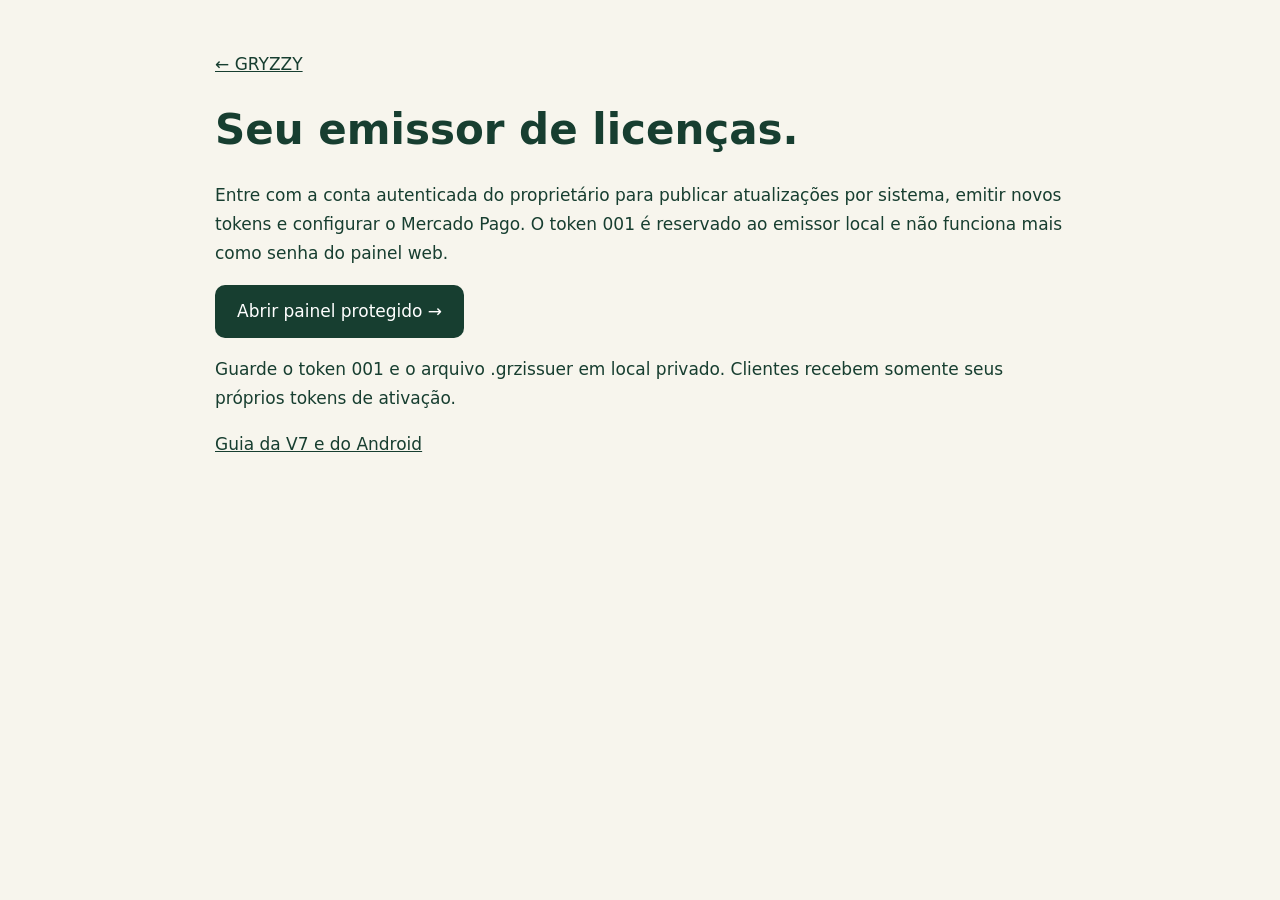
<file: proprietario/index.html>
<!doctype html><html lang="pt-BR"><meta charset="utf-8"><meta name="viewport" content="width=device-width,initial-scale=1"><meta name="referrer" content="no-referrer"><title>Proprietário — GRYZZY V7</title><style>body{font:17px/1.7 system-ui,sans-serif;background:#f7f5ed;color:#173e30;max-width:850px;margin:50px auto;padding:0 24px}h1{font-size:42px;line-height:1.1}a{color:inherit}pre{white-space:pre-wrap;overflow-wrap:anywhere}li{margin:12px 0}.button{display:inline-block;background:#173e30;color:white;border-radius:10px;padding:12px 22px;text-decoration:none}aside{padding:20px;background:#e8eddc;border-radius:12px}</style><a href="../">← GRYZZY</a><h1>Seu emissor de licenças.</h1><p>Entre com a conta autenticada do proprietário para publicar atualizações por sistema, emitir novos tokens e configurar o Mercado Pago. O token 001 é reservado ao emissor local e não funciona mais como senha do painel web.</p><a class="button" href="https://gryzzy-licencas-v7.saviosantos8084.chatgpt.site/owner">Abrir painel protegido →</a><p>Guarde o token 001 e o arquivo .grzissuer em local privado. Clientes recebem somente seus próprios tokens de ativação.</p><p><a href="../manual/v7/">Guia da V7 e do Android</a></p></html>
</file>
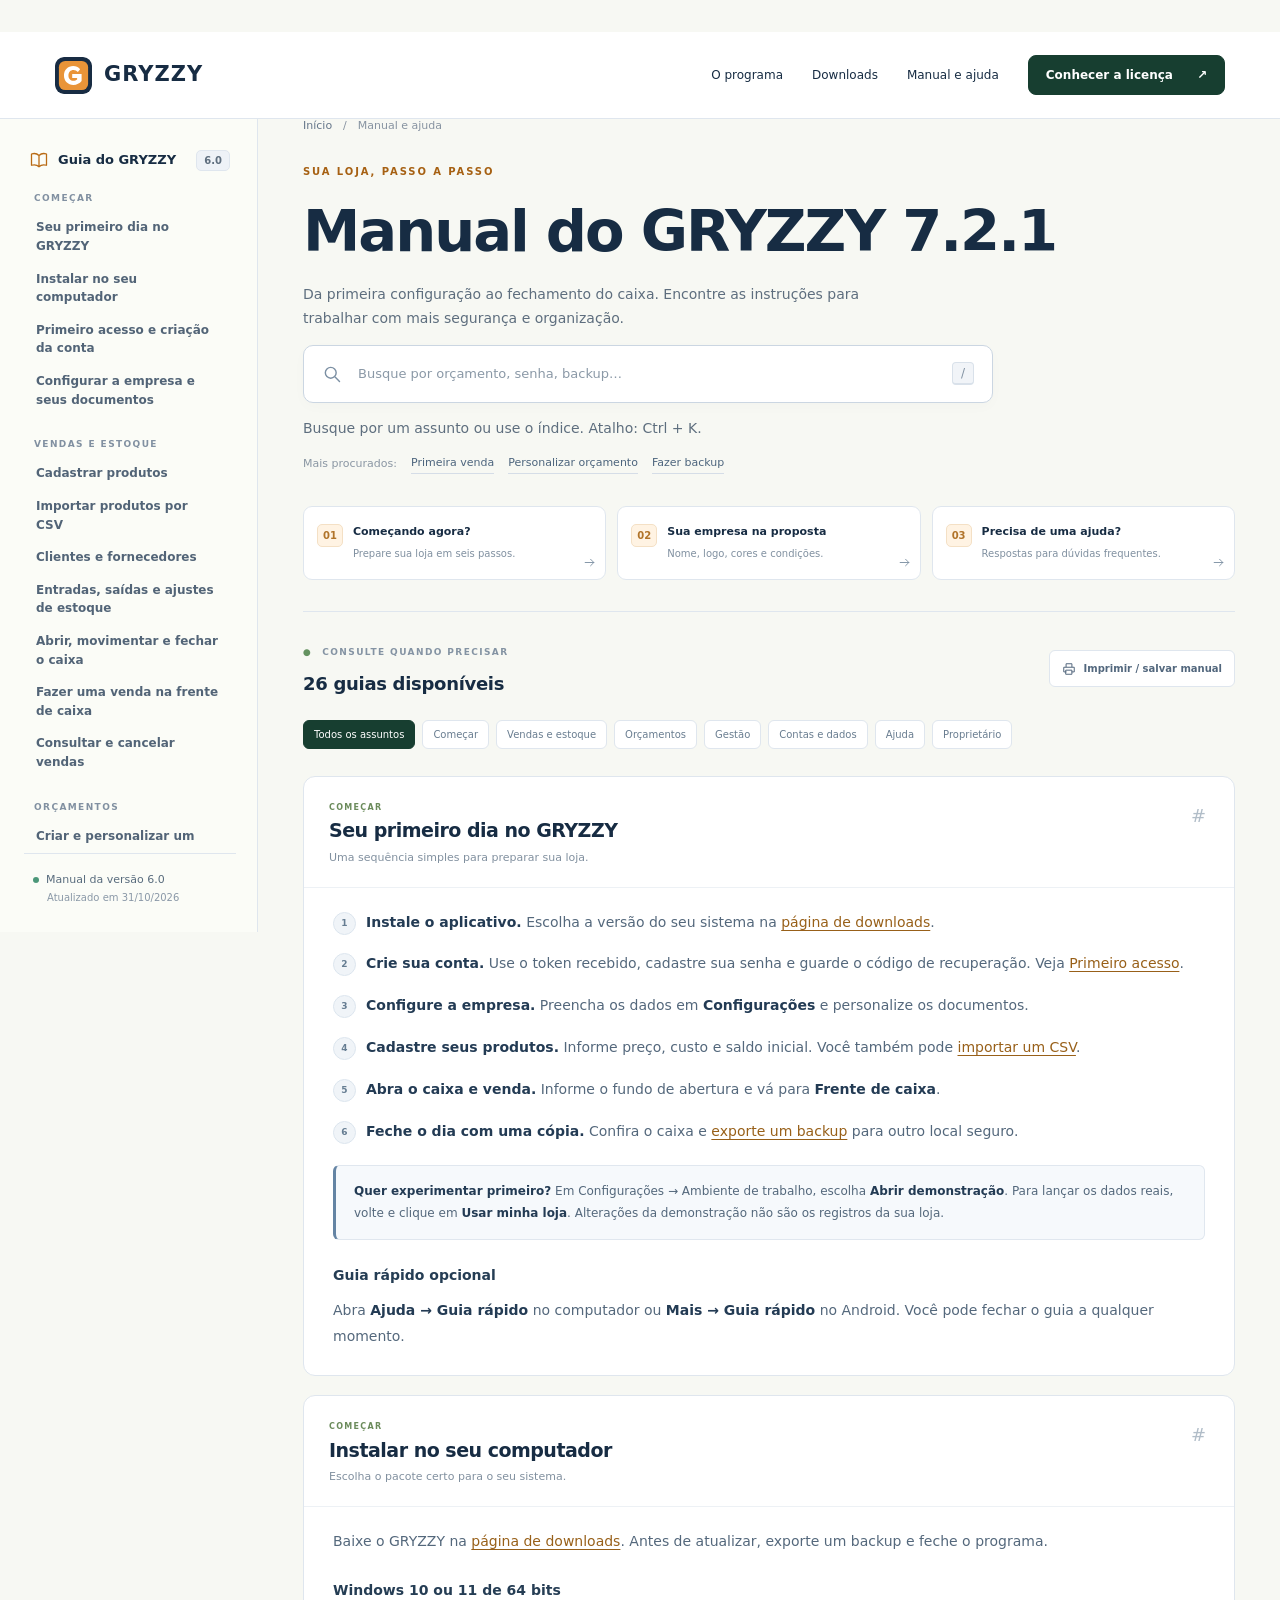
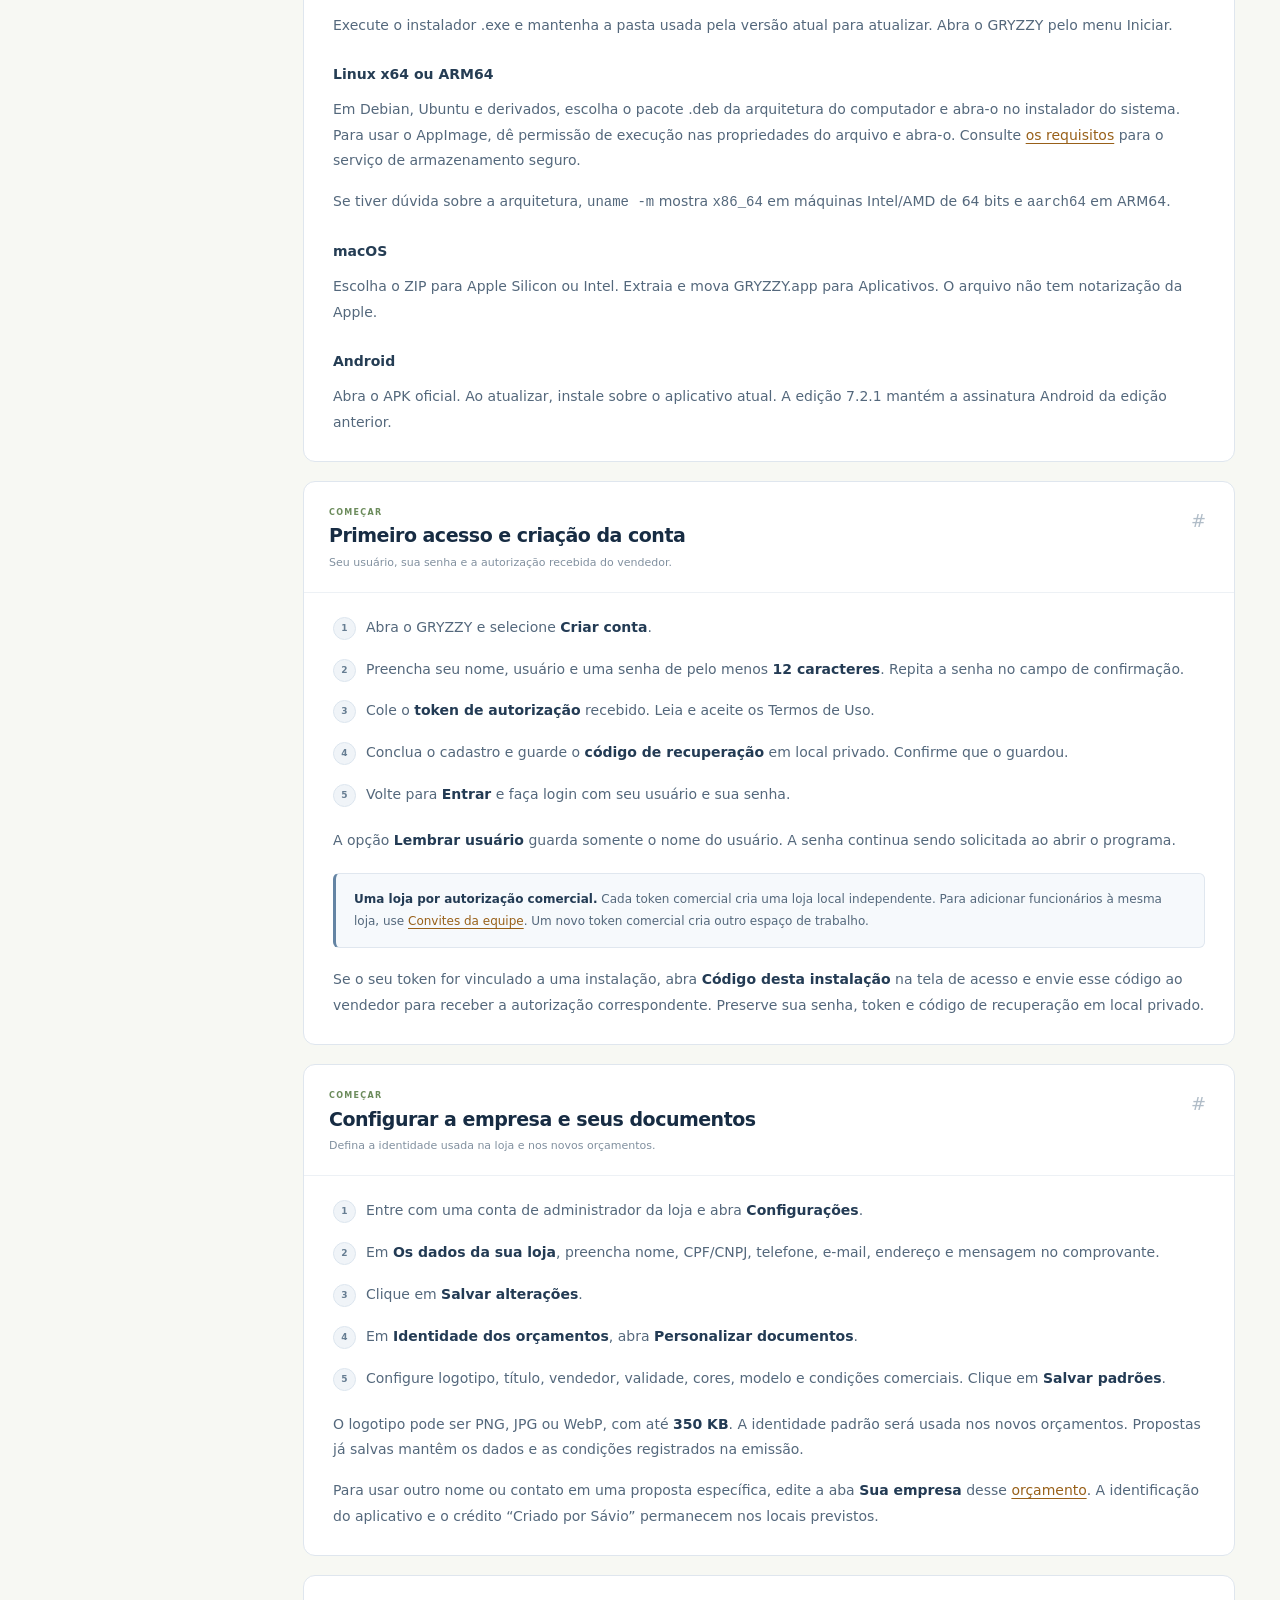
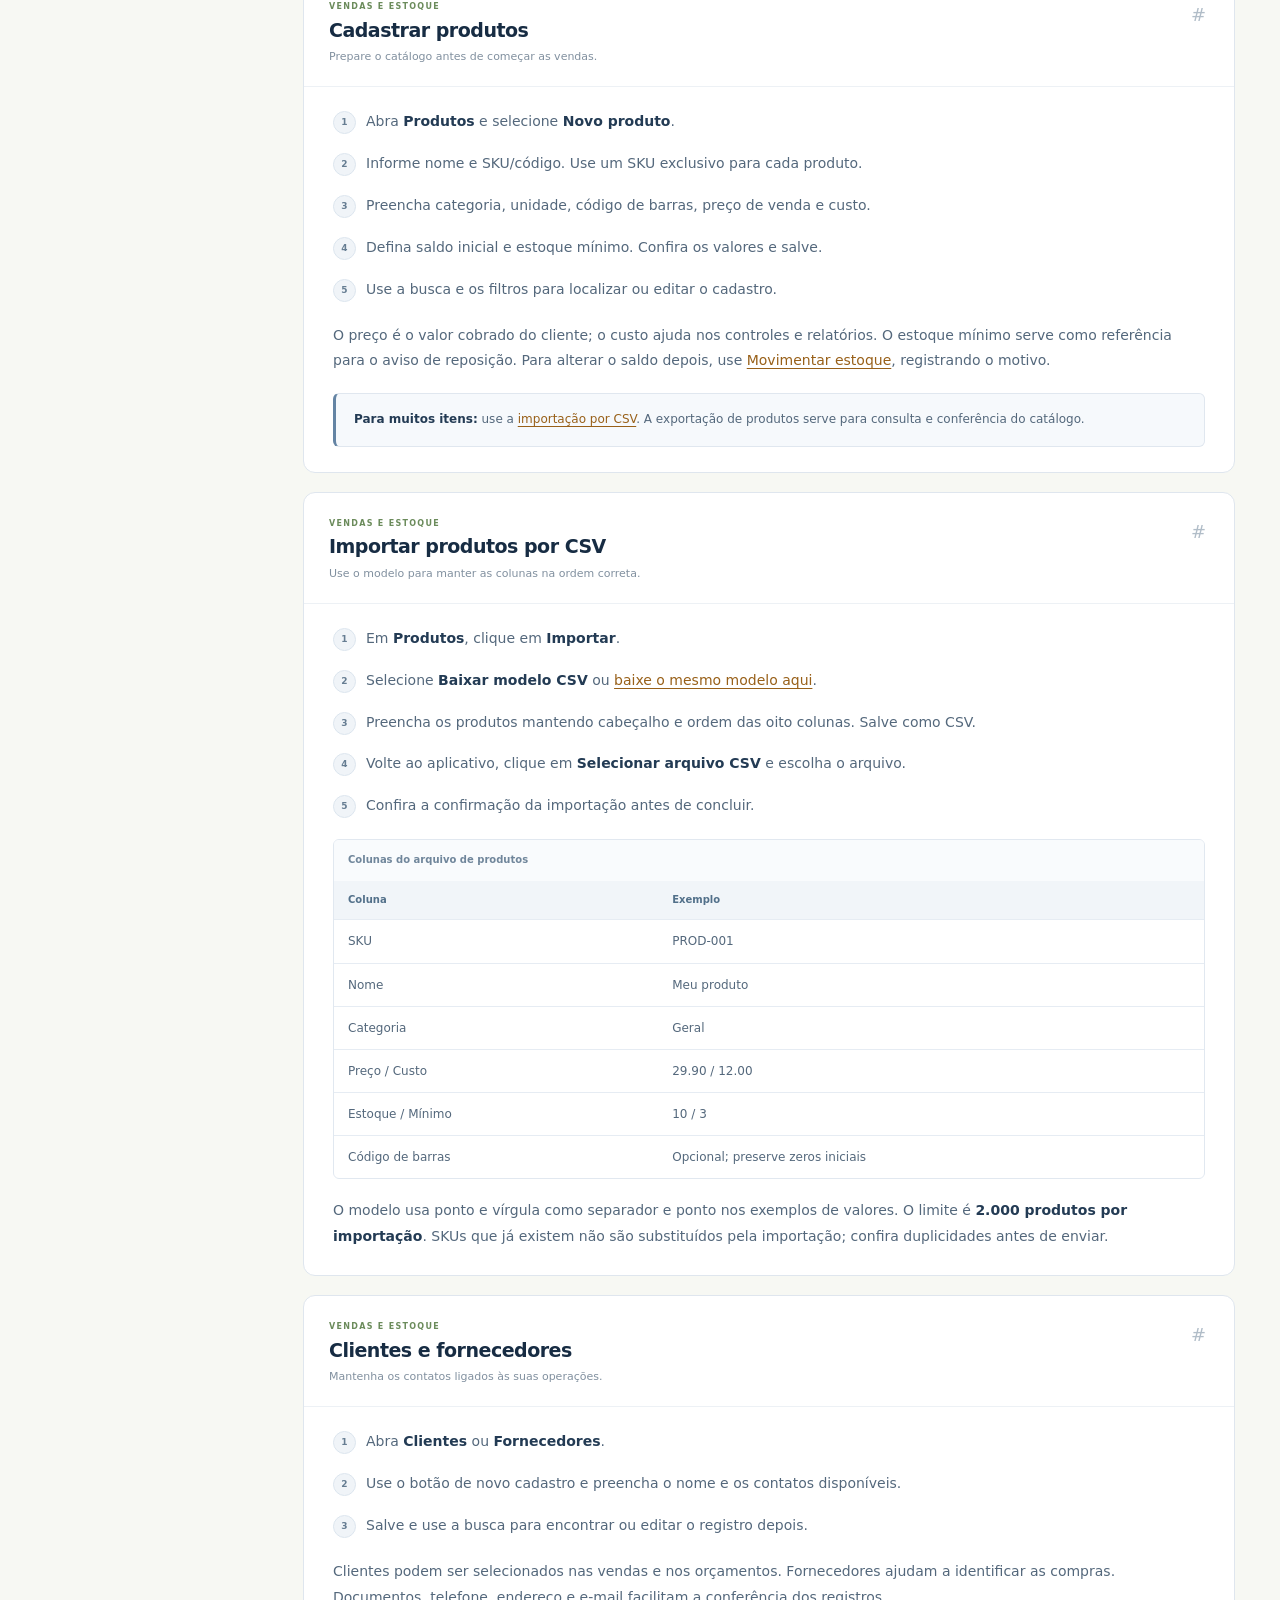
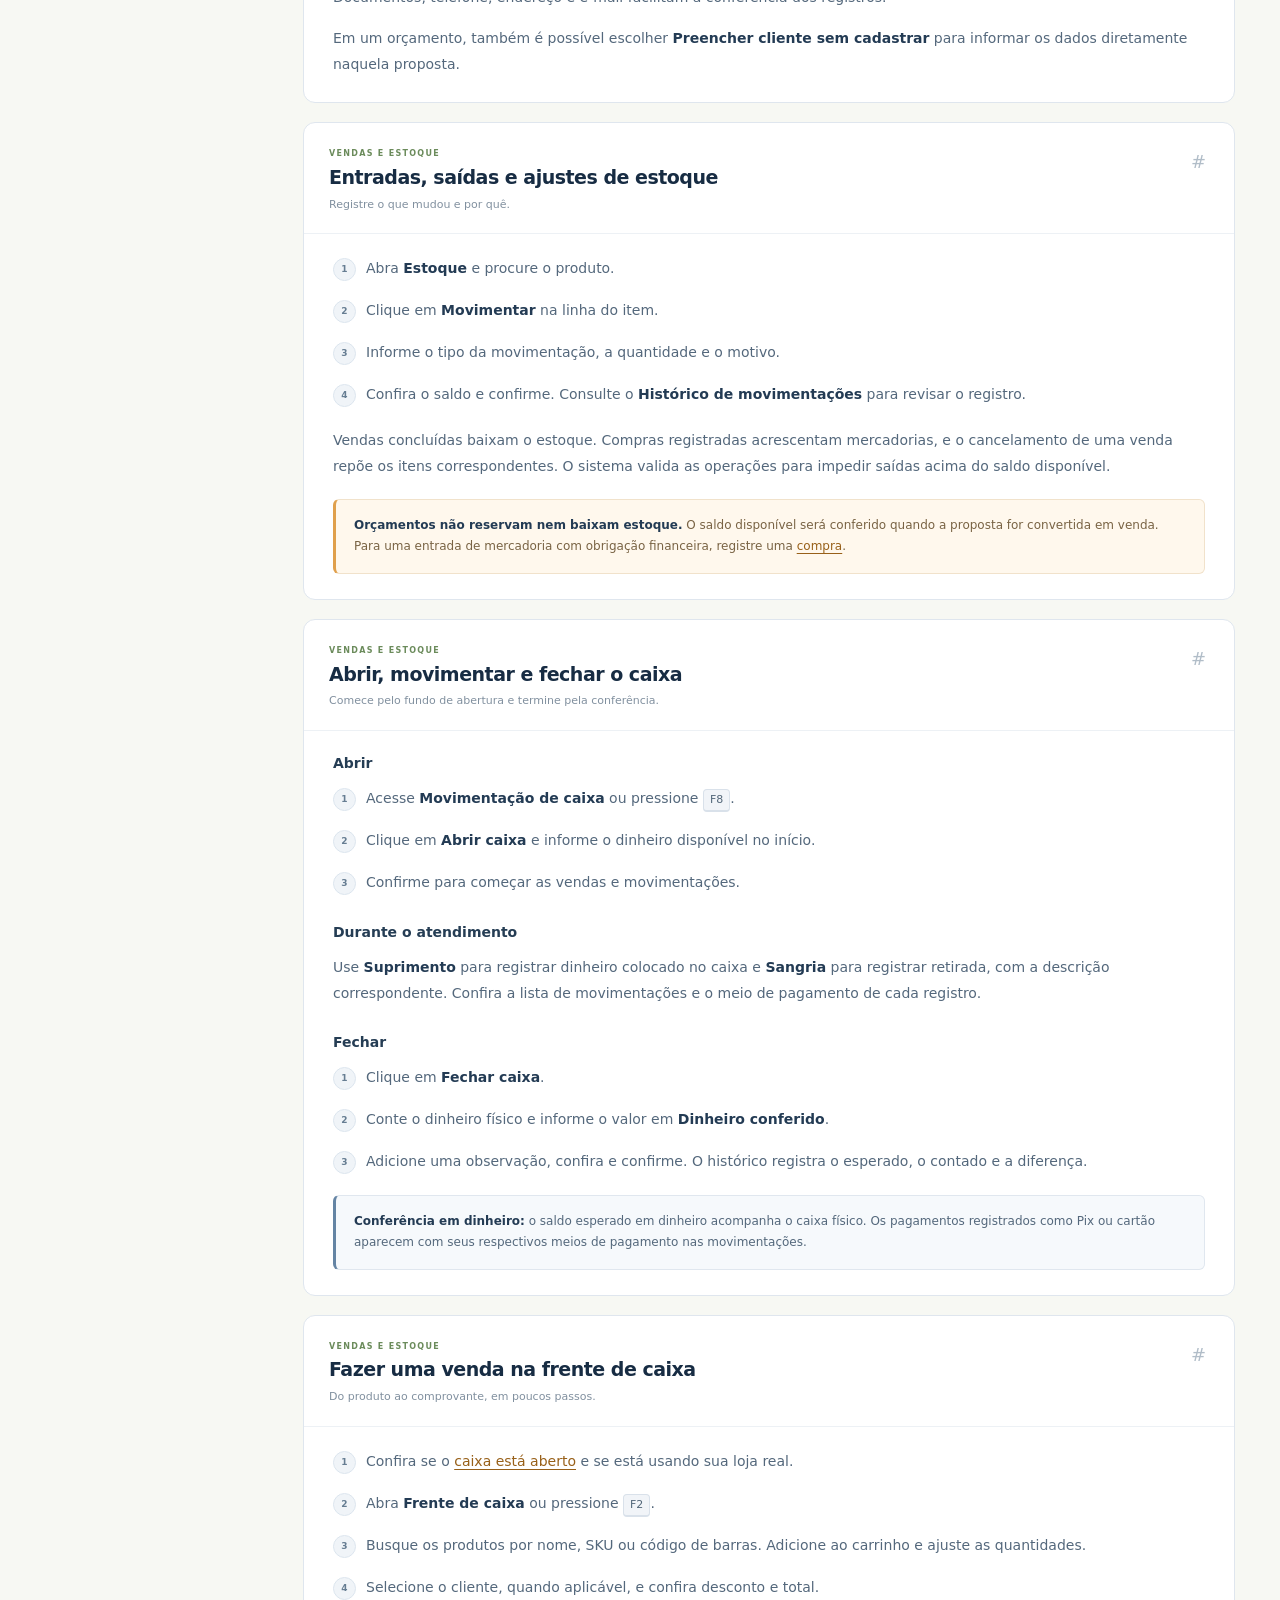
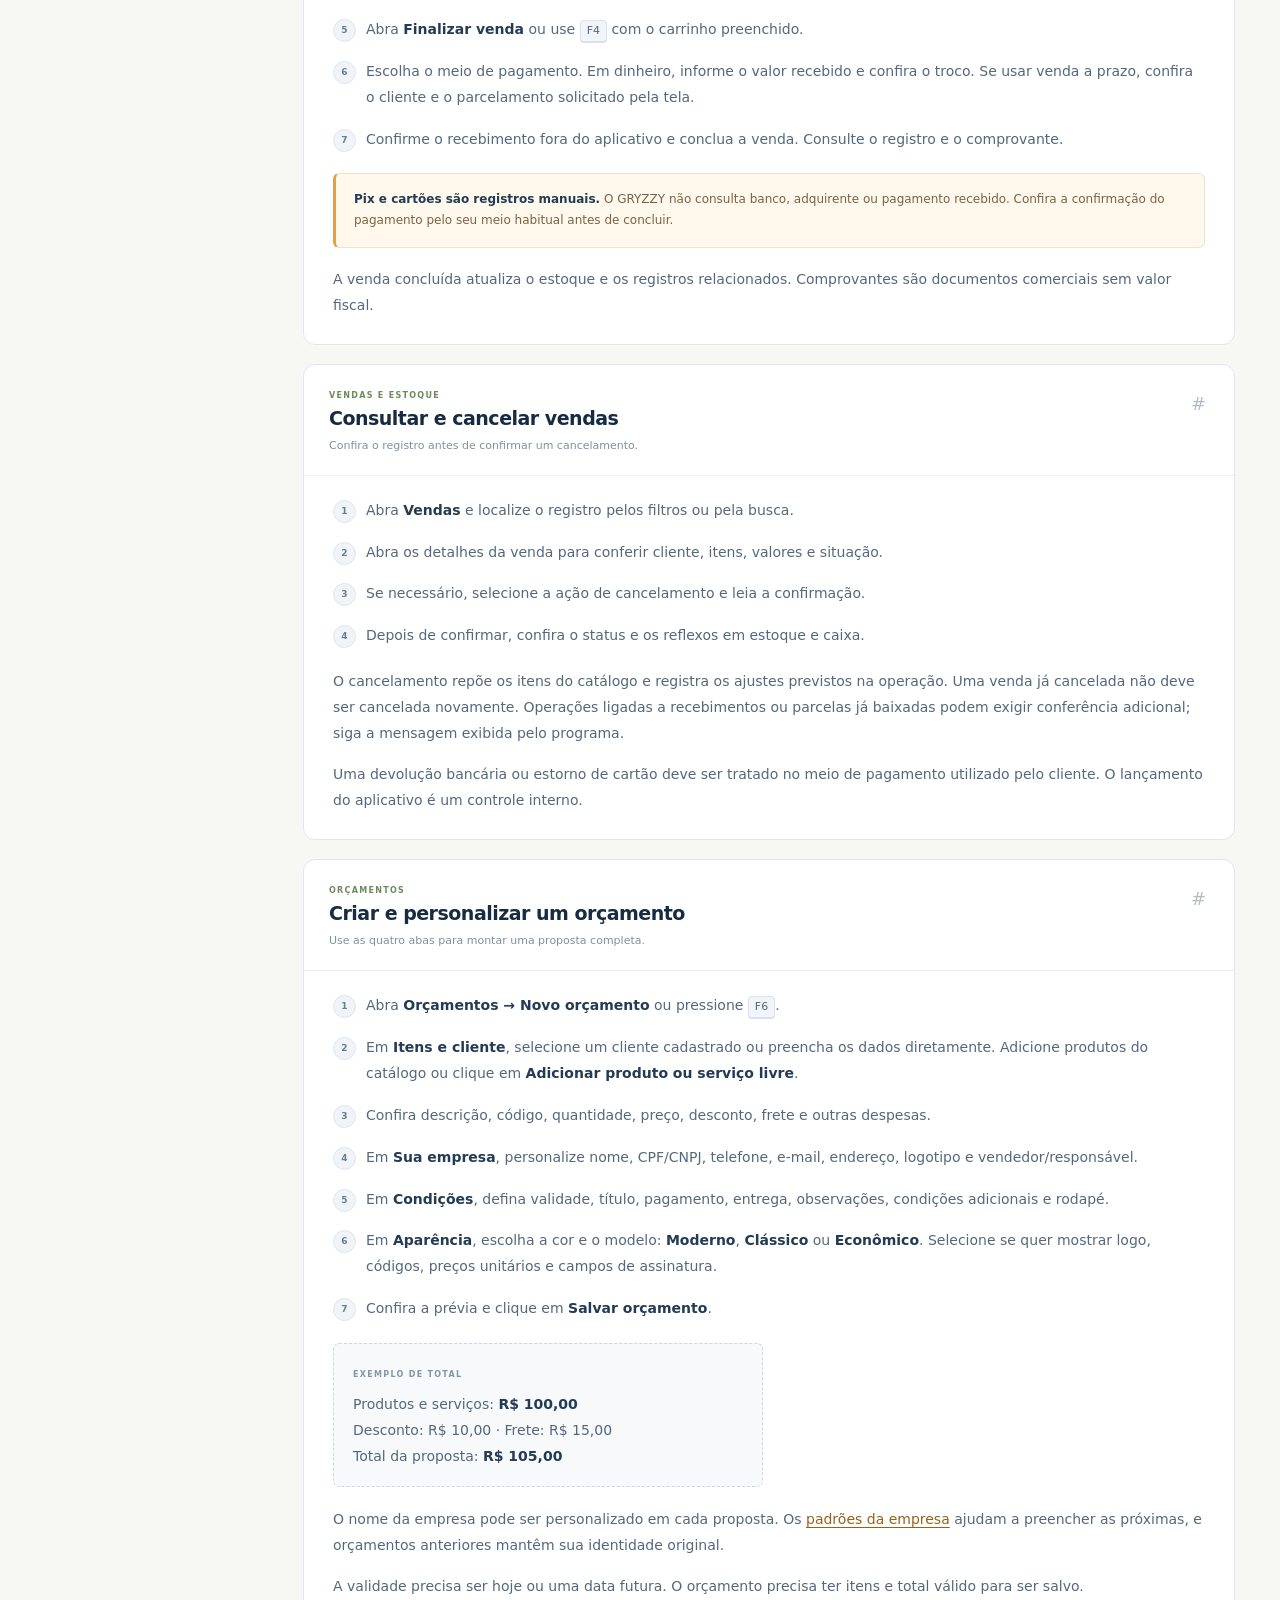
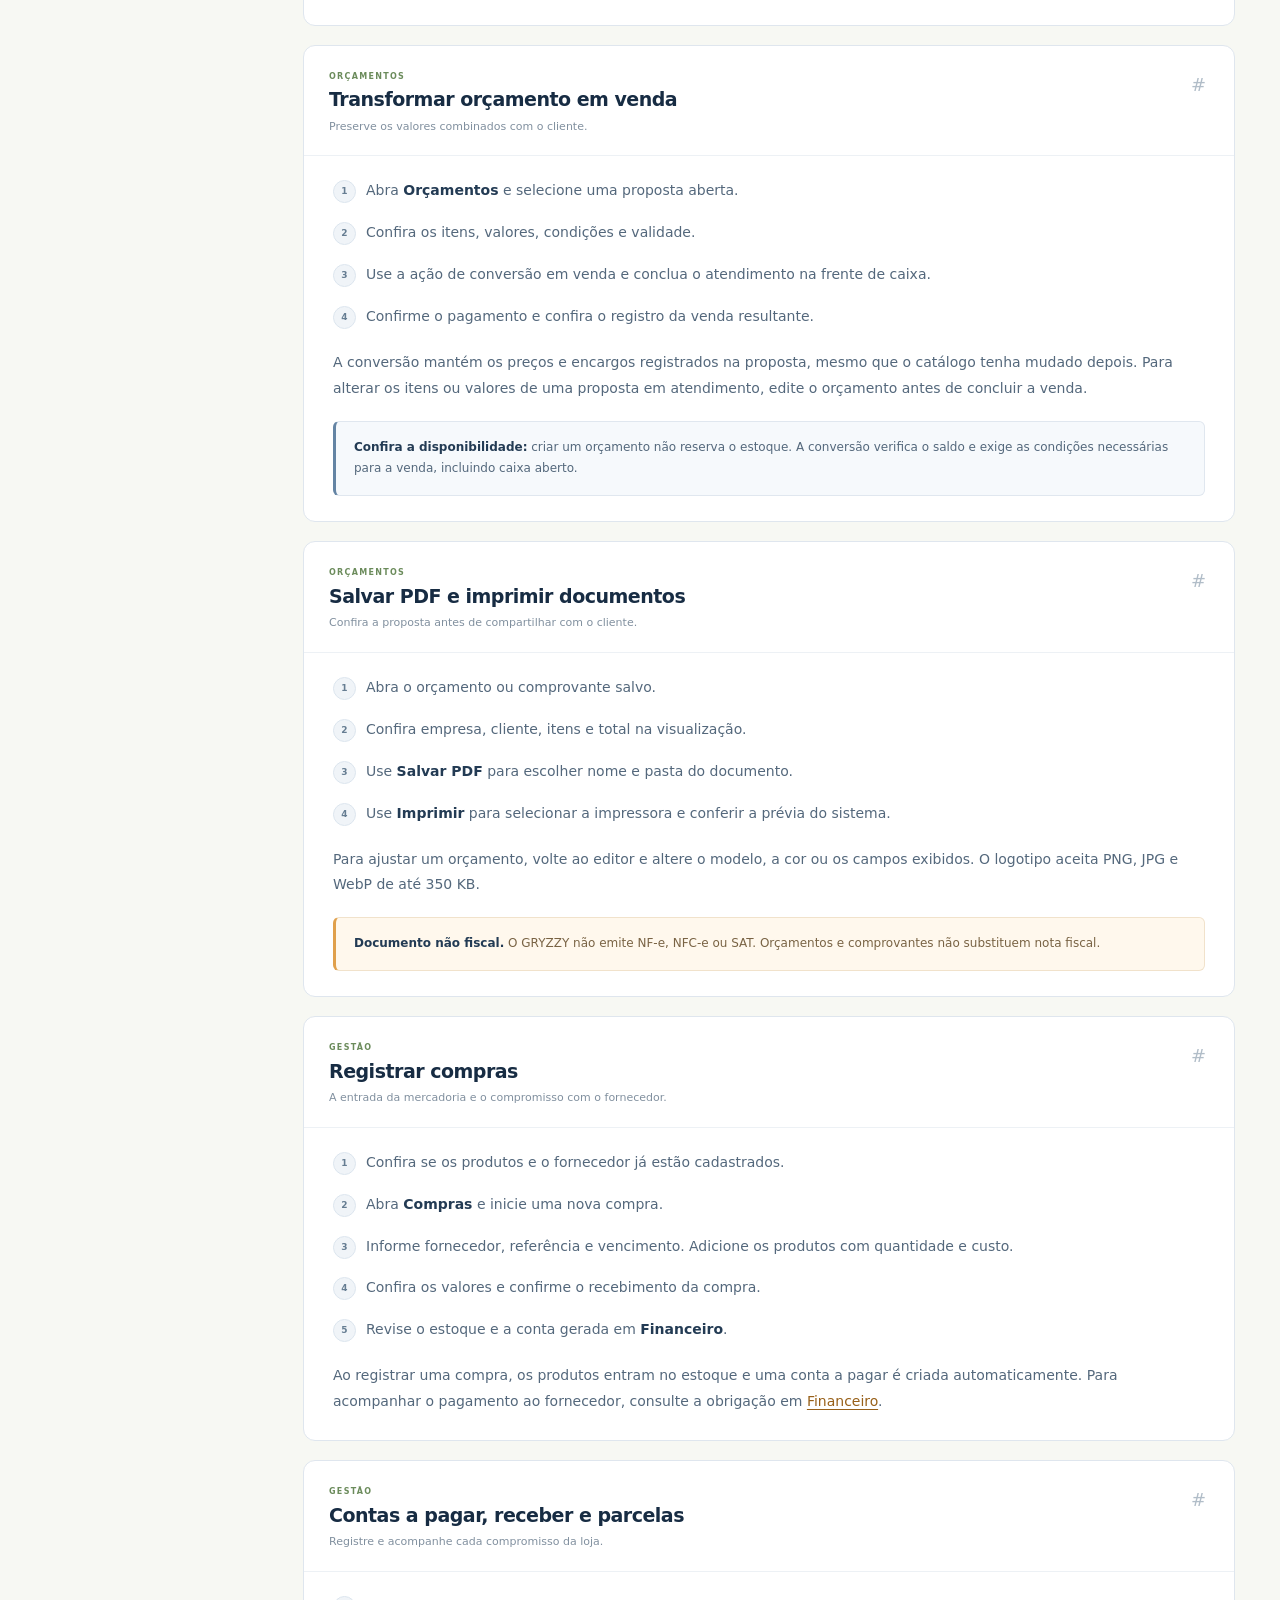
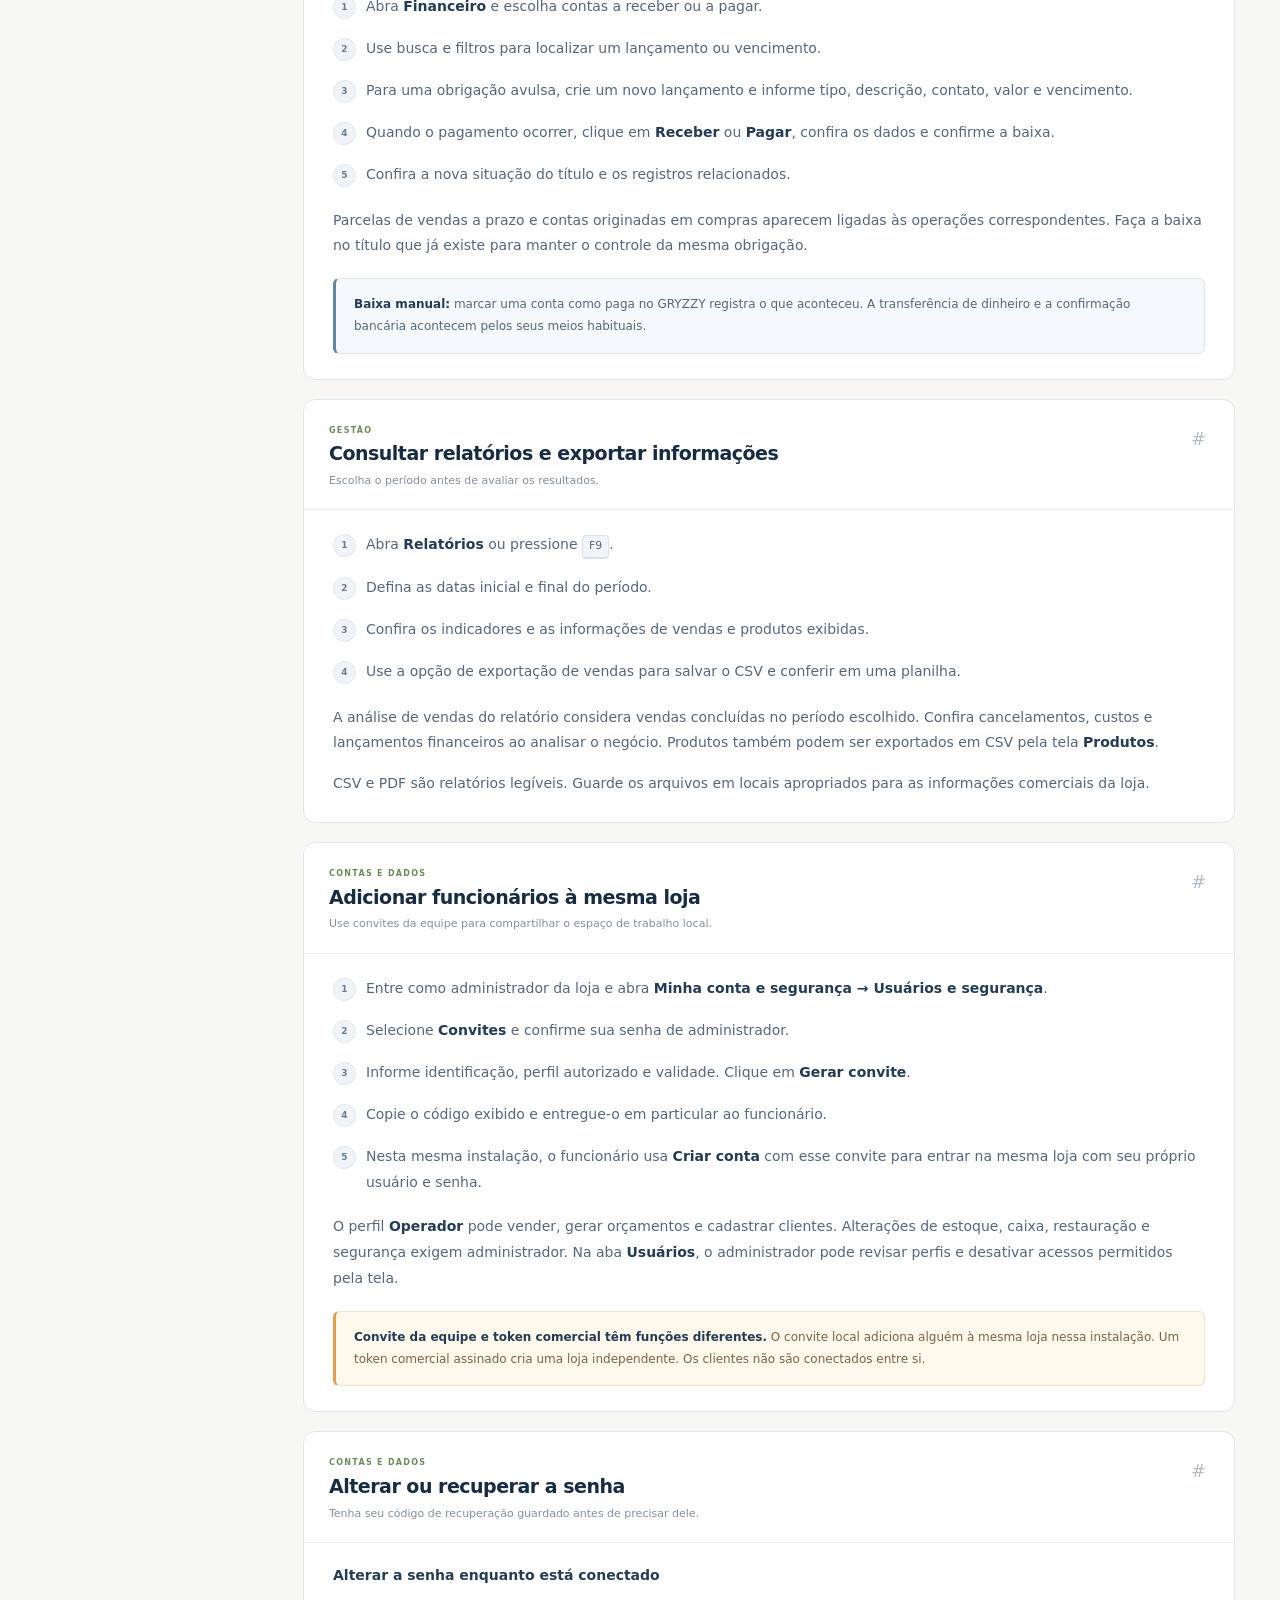
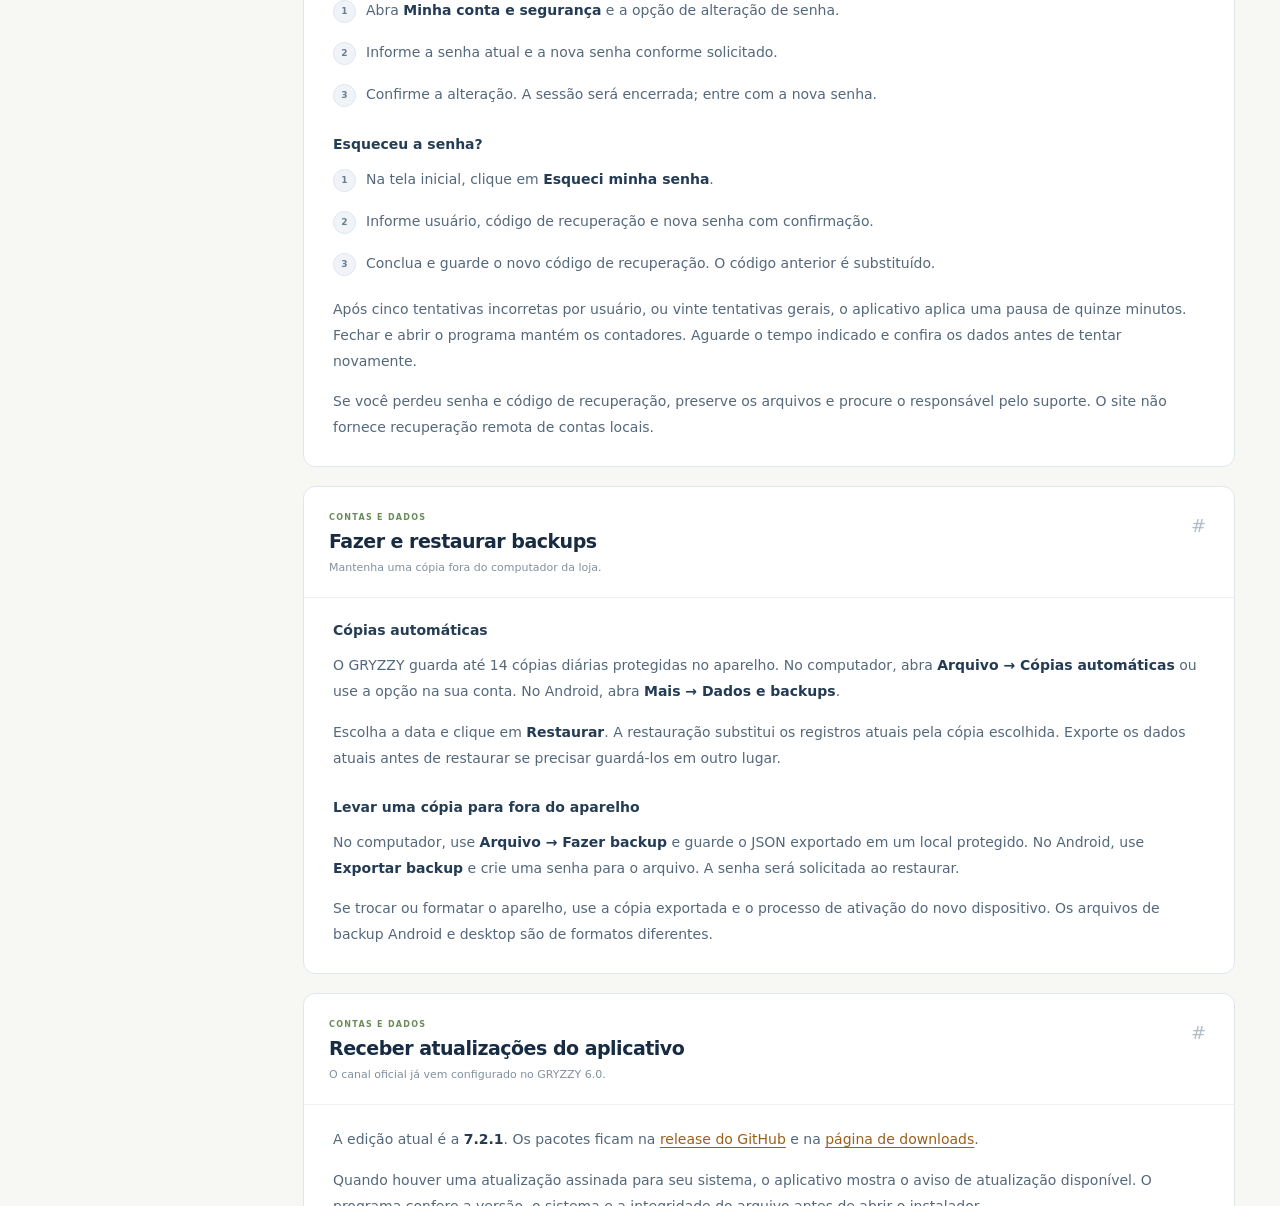
<file: manual/v7/index.html>
<!doctype html>
<html lang="pt-BR"><meta charset="utf-8"><meta name="viewport" content="width=device-width, initial-scale=1">
<title>Manual do GRYZZY 7.2.1</title><link rel="canonical" href="../">
<meta http-equiv="refresh" content="0;url=../#primeiros-passos">
<p><a href="../#primeiros-passos">Abrir o manual atualizado do GRYZZY</a></p></html>
</file>
<file: assets/release.css>
.release-site { margin: 0; background: #f7f8f5; color: #25392e; font: 16px/1.6 system-ui, sans-serif; }
.release-site * { box-sizing: border-box; }
.release-site a { color: #205139; text-underline-offset: .18em; }
.release-shell { max-width: 1060px; margin-inline: auto; padding-inline: 22px; }
.release-header { background: #fff; border-bottom: 1px solid #dbe2da; }
.release-header .release-shell, .release-header nav, .release-actions, .release-footer { display: flex; align-items: center; flex-wrap: wrap; gap: 18px; }
.release-header .release-shell { min-height: 68px; justify-content: space-between; padding-block: 12px; }
.release-brand { display: inline-flex; align-items: center; gap: 8px; font-weight: 750; text-decoration: none; }
.release-brand img { border-radius: 7px; }
.release-intro { padding: 40px 0 22px; }
.release-intro h1 { margin: 0 0 12px; font-size: clamp(2rem,5vw,3rem); line-height: 1.1; letter-spacing: -.04em; }
.release-intro p { max-width: 630px; }
.release-button { display: inline-block; border-radius: 7px; background: #22513c; padding: 9px 14px; color: #fff !important; text-decoration: none; font-weight: 650; }
.release-grid { display: grid; grid-template-columns: repeat(auto-fit,minmax(210px,1fr)); gap: 12px; }
.release-grid article, .file-list { background: #fff; border: 1px solid #dbe2da; border-radius: 9px; }
.release-grid article { padding: 18px; }
.release-grid h3 { margin: 0; }
.release-packages { margin: 16px 0 28px; }
.file-list { list-style: none; padding: 0; margin: 0; }
.file-list li { display: flex; gap: 12px; align-items: center; justify-content: space-between; padding: 12px 16px; }
.file-list li + li { border-top: 1px solid #e3e8e1; }
.file-list small { display: block; color: #52655a; }
.file-list a { font-weight: 600; }
.release-bottom { padding-block: 20px; }
.release-footer { margin-top: 16px; padding-block: 22px; border-top: 1px solid #dbe2da; }
.release-site .skip-link { position: absolute; top: 8px; left: -100vw; }
.release-site .skip-link:focus { left: 8px; background: white; padding: 10px; z-index: 2; }
:where(.guide) .guide-number { display: none; }
.guide { box-shadow: none !important; }
@media (max-width: 580px) {
 .release-header nav { gap: 12px; font-size: .9rem; }
 .file-list li { flex-wrap: wrap; }
}
</file>
<file: assets/site.css>
:root{--ink:#1a2c23;--green:#173e30;--muted:#71806e;--line:#dce4d5;--paper:#f7f8f3;--orange:#efa340;color-scheme:light;font-family:Inter,system-ui,-apple-system,'Segoe UI',sans-serif}*{box-sizing:border-box}body{margin:0;color:var(--ink);background:var(--paper);font-size:14px;line-height:1.65}html{scroll-behavior:smooth;scroll-padding-top:100px}a{color:inherit}button,input,textarea,select{font:inherit}button{cursor:pointer}[hidden]{display:none!important}a:focus-visible,button:focus-visible,input:focus-visible,summary:focus-visible{outline:3px solid #c77c20;outline-offset:5px}.wrap{width:min(1170px,calc(100% - 80px));margin:auto}.skip{position:absolute;top:-70px;z-index:100;background:#fff;padding:10px}.skip:focus{top:10px}.site-header{height:87px;position:sticky;top:0;z-index:20;background:#f7f8f3f5;backdrop-filter:blur(16px);border-bottom:1px solid var(--line)}.header-inner{height:100%;display:flex;align-items:center;justify-content:space-between;gap:25px}.brand{display:inline-flex;align-items:center;gap:11px;text-decoration:none;font-weight:850;font-size:22px;letter-spacing:1px}.brand img{width:37px;height:37px;border-radius:8px}.main-nav{display:flex;align-items:center;gap:29px;font-size:12px}.main-nav a{text-decoration:none}.main-nav a:hover{color:#a5671d}.button{display:inline-flex;align-items:center;justify-content:center;gap:24px;padding:13px 22px;border:1px solid var(--green);border-radius:8px;background:var(--green);color:#fff;font-size:12px;font-weight:650;text-decoration:none;transition:transform .2s,background .2s}.button:hover{transform:translateY(-2px);background:#285840;color:#fff}.button.orange{background:var(--orange);color:var(--ink);border-color:var(--orange)}.button.light{background:transparent;color:var(--ink);border-color:#bccbb6}.button.small{padding:9px 17px}.button:disabled{opacity:.55;cursor:default;transform:none}.menu-button{display:none;border:1px solid var(--line);border-radius:6px;background:none;padding:7px 12px}.eyebrow,.section-label{font-size:10px;font-weight:700;letter-spacing:1.7px;text-transform:uppercase;color:#6f8369}.eyebrow:before{content:'●';font-size:9px;color:#649260;margin-right:10px}.hero{padding:69px 0 58px;overflow:hidden}.hero-grid{display:grid;grid-template-columns:.94fr 1.1fr;gap:63px;align-items:center}.hero h1{font-size:clamp(48px,5.2vw,69px);font-weight:730;letter-spacing:-3.2px;line-height:1.07;margin:22px 0}.hero h1 em{font-style:normal;color:var(--green);box-shadow:inset 0 -7px #edb36165}.hero-description{font-size:15px;line-height:1.8;color:var(--muted);max-width:420px}.hero-actions{display:flex;gap:12px;flex-wrap:wrap;margin:28px 0 17px}.hero-note{font-size:10px;color:#7b8b74}.product-stage{position:relative;min-width:0;padding:25px 0 25px 8px}.product-stage:before{content:'';position:absolute;inset:-40px -60px -20px 25px;border-radius:50%;background:radial-gradient(ellipse,#dce8d4,#eef3e8 60%,transparent 70%);z-index:-1}.app-window{border:1px solid #cbd9c4;border-radius:12px;background:#fff;overflow:hidden;transform:rotate(-1.2deg);box-shadow:0 24px 50px #1633211c}.app-top{height:35px;display:flex;align-items:center;justify-content:space-between;padding:0 13px;font-size:8px;color:#95a08e;border-bottom:1px solid #e7ecdf}.window-dots{letter-spacing:3px;color:#c4d1bb}.app-shell{display:grid;grid-template-columns:117px 1fr;min-height:318px}.app-sidebar{background:var(--green);color:#d2dfce;padding:20px 10px;font-size:8px;display:flex;flex-direction:column;gap:5px}.app-sidebar b{font-size:12px;letter-spacing:1px;margin:0 7px 17px;color:#fff}.app-sidebar span{padding:8px;border-radius:4px}.app-sidebar .active{background:#ffffff1c}.app-sidebar small{margin:auto 8px 0;font-size:7px;color:#a7bda4}.app-main{padding:22px 18px;background:#fbfcf9;min-width:0}.app-title{font-size:12px;line-height:1.4;margin-bottom:17px}.app-title small{display:block;color:#98a28f;font-size:7px;margin-top:4px}.app-stats{display:grid;grid-template-columns:1fr 1fr;gap:10px}.app-stat{padding:11px 12px;background:#fff;border:1px solid #e0e7d9;border-radius:7px}.app-stat small{font-size:7px;color:#87957c;display:block}.app-stat strong{font-size:18px;line-height:1.9;letter-spacing:-.6px}.app-stat em{display:block;font-size:7px;color:#65905c;font-style:normal}.app-chart{margin-top:13px;padding:12px 12px 4px;border:1px solid #e0e7d9;background:white;border-radius:7px;font-size:8px}.app-chart svg{width:100%;height:89px;display:block}.app-row{display:flex;align-items:center;justify-content:space-between;gap:10px;font-size:7px;padding:9px 0;border-bottom:1px solid #e9eddf}.app-row em{font-style:normal;color:#5b8753;background:#eaf2e4;padding:1px 5px;border-radius:3px;font-size:6px}.float-note{position:absolute;left:-18px;bottom:4px;padding:13px 18px;border-radius:10px;background:#fff;border:1px solid #dce5d2;box-shadow:0 9px 22px #1d39271b;display:flex;gap:12px;align-items:center;transform:rotate(1deg)}.float-icon{width:31px;height:31px;display:grid;place-items:center;border-radius:8px;background:#eaf2e2;color:#63875b;font-size:17px}.float-note b{display:block;font-size:10px}.float-note small{font-size:8px;display:block;color:#8a987e}.illustration-label{text-align:right;font-size:8px;color:#8b987f;margin-top:12px}.trust-line{border-block:1px solid var(--line);background:#eef2e8}.trust-inner{min-height:75px;display:flex;align-items:center;justify-content:space-between;gap:25px;color:#6b7c62;font-size:11px}.trust-inner span:before{content:'✓';margin-right:12px;color:#6a8c59}.section{padding:83px 0}.section-heading{display:flex;justify-content:space-between;align-items:end;gap:60px;margin-bottom:35px}.section h2,.page-hero h1{font-size:clamp(31px,3.5vw,42px);font-weight:650;line-height:1.2;letter-spacing:-1.7px;margin:13px 0}.section-heading p{max-width:365px;font-size:12px;color:var(--muted);margin-bottom:5px}.module-tabs{display:flex;flex-wrap:wrap;gap:7px;border-bottom:1px solid var(--line);padding-bottom:18px;margin-bottom:24px}.module-tab{border:0;border-radius:7px;background:transparent;padding:11px 20px;color:#839074;font-size:12px;font-weight:550}.module-tab[aria-selected=true]{background:var(--green);color:#fff}.module-panel{display:grid;grid-template-columns:.85fr 1.15fr;border:1px solid var(--line);border-radius:16px;overflow:hidden;background:white}.module-copy{padding:42px}.module-copy>small{font-size:9px;color:#8e9c80;letter-spacing:1px}.module-copy h3{font-size:29px;font-weight:650;letter-spacing:-1px;line-height:1.2;margin:14px 0}.module-copy p{color:var(--muted);font-size:12px}.check-list{list-style:none;padding:0;font-size:11px;color:#657a5a;display:grid;gap:10px;margin:23px 0}.check-list li:before{content:'✓';margin-right:10px;color:#6a925f}.text-link{display:inline-flex;gap:22px;text-decoration:none;font-weight:650;font-size:11px;border-bottom:1px solid #aabd9b;padding:4px 0}.module-art{background:#e9f0e2;padding:32px 38px;display:grid;place-items:center}.mini-surface{max-width:380px;width:100%;border-radius:10px;background:#fff;border:1px solid #d7e2ca;padding:25px;box-shadow:0 12px 25px #2039230b}.mini-surface header{font-size:11px;display:flex;justify-content:space-between;margin-bottom:20px}.mini-surface header span{font-size:8px;color:#8c9b7d}.mini-labels{display:flex;justify-content:space-between;font-size:8px;color:#91a082;border-bottom:1px solid var(--line);padding-bottom:9px}.mini-item{display:grid;grid-template-columns:29px 1fr auto;gap:10px;align-items:center;padding:13px 0;border-bottom:1px solid #edf1e6}.mini-pic{width:29px;height:32px;background:#f2e4c9;color:#9b7a39;border-radius:4px;display:grid;place-items:center}.mini-item:nth-child(2n) .mini-pic{background:#e1ebd8;color:#6a8d56}.mini-item b{font-size:9px;font-weight:550;display:block}.mini-item small{display:block;font-size:7px;color:#91a080}.mini-item strong{font-size:9px}.mini-total{display:flex;justify-content:space-between;align-items:center;font-size:9px;margin-top:20px}.mini-total strong{font-size:19px;letter-spacing:-.7px}.mini-button{margin-top:17px;padding:9px;background:var(--green);color:#fff;text-align:center;font-size:8px;border-radius:4px}.module-caption{text-align:center;font-size:8px;color:#879778;margin-top:13px}.principles{display:grid;grid-template-columns:repeat(3,1fr);gap:40px;margin-top:38px}.principle>span{color:#718a61;font-size:25px}.principle h3{font-size:14px;font-weight:650;margin:10px 0 7px}.principle p{font-size:11px;color:var(--muted);margin:0}.dark-section{background:var(--green);color:#fff}.dark-section .section-label{color:#a4b99c}.price-layout{display:grid;grid-template-columns:1fr 1fr;gap:100px;align-items:center}.price-layout p{font-size:12px;color:#b7ccb0;max-width:390px}.price-card{padding:32px 37px;background:#254d38;border:1px solid #72976542;border-radius:13px}.price-top{display:flex;justify-content:space-between;align-items:center;gap:15px;font-size:10px;color:#d7e4cb}.badge{display:inline-block;border-radius:30px;padding:4px 9px;font-size:9px;font-weight:600;background:#e9f0e0;color:#779364}.badge.warm{color:#edc17c;background:#ecb35a16}.price{font-size:63px;font-weight:650;letter-spacing:-3px;margin:18px 0 0;line-height:1.3}.price small{font-size:18px;font-weight:450;letter-spacing:0}.price-desc{font-size:10px;color:#b7c9ae}.price-card .check-list{color:#dbe6d2;border-top:1px solid #739c654a;padding-top:22px;margin-bottom:10px}.price-card .check-list li:before{color:#e8bc6c}.price-card .button{display:flex;margin-top:24px}.purchase-status{font-size:9px!important;margin:13px 0 0!important;max-width:none!important}.download-grid{display:grid;grid-template-columns:repeat(3,1fr);gap:16px}.os-card{padding:28px;background:#fff;border:1px solid var(--line);border-radius:12px;display:flex;align-items:start;flex-direction:column}.os-symbol{width:42px;height:42px;display:grid;place-items:center;background:#eff3e7;color:#698053;border-radius:10px;font-size:24px;margin-bottom:21px}.os-card h3{font-size:18px;margin:4px 0 7px;font-weight:650}.os-card p{color:var(--muted);font-size:11px;margin:0 0 20px}.os-card .button{width:100%;font-size:10px;margin-top:auto}.os-card .alt{font-size:9px;align-self:center;margin-top:12px;text-underline-offset:4px}.os-card small{color:#929e85;font-size:9px;margin-top:15px}.download-note{padding:18px 22px;border:1px solid #dfe7d4;border-radius:8px;background:#eef3e5;margin-top:17px;font-size:10px;color:#7c8d6c}.android-callout{display:flex;justify-content:space-between;align-items:center;gap:20px;border:1px dashed #cbdabc;border-radius:9px;background:#f0f5e9;padding:22px 26px;margin-top:17px}.android-callout h3{font-size:13px;margin:0 0 4px}.android-callout p{font-size:10px;color:#81916f;margin:0}.manual-banner{background:#e5eeda;border:1px solid #d8e4cb;border-radius:15px;padding:41px 44px;display:flex;align-items:center;justify-content:space-between;gap:30px}.manual-banner h2{font-size:29px;margin:9px 0}.manual-banner p{font-size:11px;color:#7b8d69;margin:0}.faq-layout{display:grid;grid-template-columns:.7fr 1fr;gap:110px}.body-copy{font-size:12px;color:var(--muted)}.faq-list details{border-bottom:1px solid var(--line);padding:18px 0}.faq-list details:first-child{padding-top:0}.faq-list summary{font-size:12px;font-weight:600;list-style:none;cursor:pointer;display:flex;align-items:center;justify-content:space-between;gap:15px}.faq-list summary:after{content:'+';font-size:21px;font-weight:400;color:#8b9b78}.faq-list details[open] summary:after{content:'−'}.faq-list p{font-size:11px;color:var(--muted);margin-bottom:0}.footer{padding:35px 0 25px;background:#edf2e5;border-top:1px solid var(--line);font-size:10px;color:#829174}.footer-main{display:flex;align-items:start;justify-content:space-between;gap:25px}.footer .brand{font-size:18px;color:var(--ink)}.footer .brand img{width:30px;height:30px}.footer-links{display:flex;gap:27px}.footer-links a{text-decoration:none;color:#6c805b}.footer-bottom{display:flex;justify-content:space-between;gap:20px;border-top:1px solid #dbe4d0;margin-top:28px;padding-top:18px;font-size:9px}.page-hero{padding:55px 0 35px}.page-hero>p{font-size:13px;color:var(--muted);max-width:650px}.breadcrumb{display:flex;gap:10px;font-size:10px;color:#8b9c7d;margin-bottom:22px}.breadcrumb a{text-decoration:none}.buy-layout{display:grid;grid-template-columns:1.15fr .85fr;gap:25px;margin-bottom:70px;align-items:start}.content-card{background:white;border:1px solid var(--line);border-radius:13px;padding:30px}.content-card h2{font-size:22px;letter-spacing:-.5px;margin:0 0 10px;font-weight:650}.field{display:block;font-size:12px;font-weight:550;margin-top:21px}.field input,.field select{display:block;width:100%;border:1px solid #cbd9bd;background:#fcfdf9;padding:12px;border-radius:7px;margin-top:7px;color:var(--ink)}.field small{display:block;font-size:10px;font-weight:400;color:var(--muted);margin-top:7px}.form-note{font-size:11px;color:var(--muted)}.form-message{padding:15px 18px;border:1px solid #d4e1c6;border-radius:7px;background:#edf4e5;color:#657f54;font-size:12px;margin:17px 0}.form-message.error{background:#fff2eb;border-color:#e9c7b7;color:#a3623d}.buy-layout .button{margin-top:22px;width:100%}.summary-line{display:flex;justify-content:space-between;gap:15px;padding:14px 0;border-bottom:1px solid var(--line);font-size:12px}.token-output{width:100%;height:145px;border:1px solid var(--line);border-radius:7px;padding:12px;font:11px ui-monospace,monospace;resize:vertical}.sr-only{position:absolute;width:1px;height:1px;overflow:hidden;clip:rect(0,0,0,0);white-space:nowrap}
@media(max-width:1000px){.hero-grid{gap:35px}.hero h1{font-size:56px}.wrap{width:calc(100% - 56px)}.app-shell{grid-template-columns:98px 1fr}.app-main{padding:18px 12px}.price-layout,.faq-layout{gap:55px}.module-copy{padding:30px}.module-art{padding:25px}.section{padding:66px 0}}
@media(max-width:760px){.hero-grid{grid-template-columns:1fr;gap:18px}.hero{padding-top:40px}.hero h1{font-size:61px}.hero-description{max-width:550px}.product-stage{max-width:530px;margin:auto;width:100%}.float-note{left:0}.main-nav{gap:17px;font-size:11px}.main-nav .button{padding:8px 12px}.site-header{height:73px}.trust-inner{display:grid;grid-template-columns:1fr 1fr;gap:15px;padding:22px 0;font-size:10px}.section-heading{display:block}.section-heading p{max-width:550px;margin-top:20px}.module-panel{grid-template-columns:1fr 1fr}.module-copy h3{font-size:23px}.module-copy{padding:26px}.module-art{padding:20px}.mini-surface{padding:16px}.principles{gap:24px}.price-layout,.faq-layout{grid-template-columns:1fr;gap:25px}.price-card{max-width:540px}.download-grid{grid-template-columns:1fr}.os-card .button{max-width:350px}.os-card .alt{align-self:start}.os-symbol{margin-bottom:13px}.manual-banner{padding:30px;flex-direction:column;align-items:start;gap:20px}.buy-layout{grid-template-columns:1fr}.footer-main{flex-direction:column;gap:23px}.footer-bottom{flex-direction:column;gap:7px}.section{padding:53px 0}}
@media(max-width:510px){.wrap{width:calc(100% - 32px)}.brand{font-size:19px}.brand img{width:33px;height:33px}.menu-button{display:block}.main-nav{display:none;position:absolute;top:72px;left:0;right:0;padding:22px;background:var(--paper);border-bottom:1px solid var(--line);flex-direction:column;align-items:stretch;gap:18px;font-size:13px}.main-nav.is-open{display:flex}.hero h1{font-size:47px;letter-spacing:-2.5px}.hero-description{font-size:14px}.hero-actions{gap:8px}.hero-actions .button{font-size:10px;padding:13px 15px;gap:15px}.hero-note{font-size:9px}.app-shell{grid-template-columns:85px 1fr;min-height:281px}.app-sidebar{font-size:6px;padding:16px 7px}.app-sidebar b{font-size:9px;margin-inline:5px}.app-sidebar span{padding:7px 5px}.app-main{padding:16px 10px}.app-title{font-size:10px}.app-stat{padding:9px}.app-stat strong{font-size:15px}.app-stat small,.app-stat em{font-size:6px}.app-stats{gap:7px}.app-chart svg{height:76px}.float-note{padding:10px 13px}.float-note b{font-size:9px}.float-note small{font-size:7px}.illustration-label{font-size:7px}.trust-inner{font-size:9px}.trust-inner span:before{margin-right:7px}.module-tabs{gap:3px}.module-tab{font-size:10px;padding:9px 13px}.module-panel{grid-template-columns:1fr}.module-copy{padding:28px}.module-art{padding:26px}.principles{grid-template-columns:1fr;gap:24px}.principle{display:grid;grid-template-columns:30px 1fr;gap:0 10px}.principle>span{grid-row:1/3}.principle h3{margin-top:0}.principle p{grid-column:2}.section h2{font-size:31px}.price-card{padding:26px}.price{font-size:54px}.price-top{font-size:9px}.badge{font-size:8px}.manual-banner h2{font-size:26px}.android-callout{align-items:start;flex-direction:column;gap:11px;padding:21px}.footer-links{flex-wrap:wrap;gap:15px 22px}.content-card{padding:25px}.page-hero h1{font-size:34px}.faq-list details:first-child{padding-top:15px;border-top:1px solid var(--line)}}
@media(prefers-reduced-motion:reduce){html{scroll-behavior:auto}*{animation:none!important;transition:none!important}}
</file>
<file: manual/manual.css>
:root{color-scheme:light;--ink:#172c43;--navy:#13273e;--orange:#ec963b;--muted:#5e6e7e;--line:#dfe6ee;--bg:#f6f8fb;--soft:#eef2f7;--header:80px}*{box-sizing:border-box}html{scroll-behavior:smooth;scroll-padding-top:106px}body{margin:0;background:var(--bg);color:var(--ink);font-family:system-ui,-apple-system,'Segoe UI',sans-serif;font-size:15px;line-height:1.7}a{color:inherit}button,input{font:inherit}button{cursor:pointer}button:focus-visible,a:focus-visible,input:focus-visible,summary:focus-visible{outline:3px solid #bf701c;outline-offset:4px}button:disabled{cursor:default}[hidden]{display:none!important}.svg-defs{position:absolute;width:0;height:0;overflow:hidden}.icon{display:inline-block;width:20px;height:20px;fill:none;stroke:currentColor;stroke-width:1.7;stroke-linecap:round;stroke-linejoin:round;flex-shrink:0;vertical-align:middle}.sr-only{position:absolute;width:1px;height:1px;padding:0;margin:-1px;overflow:hidden;clip:rect(0,0,0,0);white-space:nowrap;border:0}.skip-link{position:fixed;top:-100px;left:20px;z-index:30;background:var(--navy);color:#fff;padding:12px 20px;border-radius:8px}.skip-link:focus{top:12px}.site-header{height:var(--header);background:#fff;border-bottom:1px solid var(--line);position:sticky;top:0;z-index:10}.header-inner{max-width:1440px;padding:0 40px;height:100%;margin:auto;display:flex;align-items:center;justify-content:space-between;gap:24px}.brand{display:flex;align-items:center;gap:12px;text-decoration:none;font-size:21px;font-weight:850;letter-spacing:1px;line-height:1.3}.brand img{display:block;border-radius:9px}.brand small{display:block;font-size:9px;letter-spacing:1.8px;color:var(--muted);font-weight:650;margin-top:3px}.top-nav{display:flex;align-items:center;gap:28px;font-size:13px;font-weight:650}.top-nav a{text-decoration:none}.top-nav a:hover{text-decoration:underline;text-underline-offset:4px}.download-link{display:flex;gap:14px;align-items:center;background:var(--navy);color:#fff;border-radius:7px;padding:10px 15px}.download-link .icon{width:17px;height:17px}.docs-layout{max-width:1440px;margin:auto;display:grid;grid-template-columns:278px minmax(0,1fr)}.sidebar{position:sticky;top:var(--header);height:calc(100vh - var(--header));display:flex;flex-direction:column;border-right:1px solid var(--line);background:#fff;padding:30px 21px 24px 28px;min-width:0}.sidebar-title{display:flex;align-items:center;gap:10px;font-size:13px;font-weight:750;padding:0 6px 20px}.sidebar-title>.icon{color:#b96a14;width:18px}.version{margin-left:auto;background:var(--soft);border:1px solid var(--line);color:var(--muted);padding:1px 7px;font-size:10px;border-radius:5px}.toc{overflow-y:auto;overscroll-behavior:contain;scrollbar-width:thin;scrollbar-color:#ccd5df transparent;flex:1;padding-right:8px}.toc-group{margin-bottom:21px}.toc-group>span{display:block;text-transform:uppercase;font-size:9px;letter-spacing:1.4px;font-weight:800;color:#8190a1;padding:0 10px;margin-bottom:5px}.toc a{display:block;text-decoration:none;font-size:12px;font-weight:550;line-height:1.55;color:#526477;padding:7px 10px;border-radius:6px;border-left:2px solid transparent}.toc a:hover{background:#f0f3f7;color:var(--ink)}.toc a[aria-current="location"]{background:#fff2e2;color:#8c4e0a;border-left-color:var(--orange)}.sidebar-foot{padding:17px 9px 0;border-top:1px solid var(--line);font-size:11px;color:#586b7d;margin-top:10px}.sidebar-foot small{font-size:10px;color:#8a98a7;padding-left:14px}.status-dot{display:inline-block;width:6px;height:6px;border-radius:50%;background:#4b9779;margin-right:7px}.toc-toggle{display:none}.docs-content{min-width:0;max-width:1040px;padding:28px 52px 0}.breadcrumb{display:flex;gap:11px;align-items:center;font-size:11px;color:#8793a1;margin-bottom:38px}.breadcrumb a{color:#65768a;text-decoration:none}.breadcrumb a:hover{text-decoration:underline}.hero{padding-bottom:29px}.eyebrow{font-size:10px;letter-spacing:1.9px;font-weight:800;color:#a66012}.hero h1{font-size:clamp(40px,4.6vw,62px);line-height:1.1;letter-spacing:-2.1px;margin:19px 0 17px;font-weight:800}.hero h1 em{font-style:normal;color:#ba6b18}.hero>p{max-width:570px;color:var(--muted);font-size:15px;line-height:1.8;margin:0 0 27px}.search-wrap{display:flex;gap:14px;align-items:center;background:#fff;border:1px solid #cbd6e2;border-radius:10px;padding:0 18px;min-height:58px;box-shadow:0 4px 14px #172c4305;max-width:690px}.search-wrap:focus-within{border-color:#bb752a;box-shadow:0 0 0 3px #f2ddc4}.search-wrap>.icon{color:#7b8fa3}.search-wrap input{border:0;outline:none!important;background:transparent;min-width:0;flex:1;font-size:13px;color:var(--ink);height:56px}.search-wrap input::placeholder{color:#8b99a7}.search-wrap input::-webkit-search-cancel-button{display:none}kbd{font-family:inherit;font-size:11px;white-space:nowrap;background:#f1f4f8;border:1px solid #d9e1ea;border-bottom-width:2px;border-radius:4px;display:inline-block;padding:0 6px;color:#536779}.search-wrap>kbd{font-size:12px;padding:0 8px;color:#8191a2}.clear-search{background:transparent;border:0;font-size:25px;color:#687d91;padding:0 3px;line-height:1}.hero .search-hint{font-size:10px;color:#7b8a99;margin:9px 0 17px}.popular{display:flex;flex-wrap:wrap;gap:7px 14px;font-size:11px;align-items:center}.popular>span{color:#8a96a3}.popular a{text-decoration:none;border-bottom:1px solid #d5dde7;color:#4c647d}.popular a:hover{color:#a85e0f;border-color:#a85e0f}.quick-start{display:grid;grid-template-columns:repeat(3,minmax(0,1fr));gap:11px;padding:4px 0 31px}.quick-start>a{display:flex;align-items:flex-start;gap:10px;background:#fff;border:1px solid var(--line);border-radius:9px;text-decoration:none;padding:17px 13px;position:relative;transition:border-color .15s}.quick-start>a:hover{border-color:#d5a066}.quick-icon{font-size:10px;color:#b1742a;font-weight:750;background:#fff3e3;border:1px solid #f4e0c5;border-radius:5px;padding:2px 5px;flex-shrink:0}.quick-start h2{font-size:11px;font-weight:750;line-height:1.5;margin:0 0 5px}.quick-start p{font-size:10px;line-height:1.6;color:#8090a0;margin:0}.quick-start .icon{width:13px;height:13px;position:absolute;bottom:10px;right:9px;color:#7d90a3}.reading-tools{display:flex;justify-content:space-between;align-items:center;gap:15px;border-top:1px solid var(--line);padding-top:26px}.reading-tools .eyebrow{font-size:9px;color:#8493a3;letter-spacing:1.4px}.result-count{margin:6px 0 0;font-size:18px;font-weight:750;letter-spacing:-.3px}.print-button{display:flex;gap:8px;align-items:center;background:#fff;border:1px solid var(--line);border-radius:6px;padding:9px 12px;color:#52677d;font-size:10px;font-weight:650}.print-button:hover{border-color:#a8b6c5}.print-button .icon{width:14px;height:14px}.filters{display:flex;flex-wrap:wrap;gap:7px;margin:20px 0 27px}.filters button{font-size:10px;padding:7px 10px;border:1px solid var(--line);background:#fff;border-radius:6px;color:#697d90;line-height:1.3}.filters button[aria-pressed="true"]{background:var(--navy);border-color:var(--navy);color:#fff}.filters button:hover{border-color:#8193a5}.guide{background:#fff;border:1px solid var(--line);border-radius:11px;margin-bottom:19px;scroll-margin-top:100px;overflow:hidden}.guide-heading{display:flex;gap:13px;align-items:flex-start;padding:24px 25px 19px;border-bottom:1px solid #edf1f5}.guide-heading>div{min-width:0;flex:1}.guide-number{font-size:10px;font-weight:750;color:#8193a5;background:#f2f5f8;border:1px solid #e0e7ef;min-width:28px;height:28px;display:inline-flex;align-items:center;justify-content:center;border-radius:6px;margin-top:1px}.guide-category{font-size:8px;font-weight:800;letter-spacing:1.3px;text-transform:uppercase;color:#ab6d25;margin:0 0 3px}.guide-heading h2{font-size:19px;line-height:1.4;letter-spacing:-.4px;margin:0 0 5px}.guide-heading h2:focus{outline:0}.guide-heading>div>p:last-child{font-size:11px;color:#81909f;margin:0}.permalink{font-size:18px;color:#b1bdc8;text-decoration:none;padding:0 3px}.permalink:hover{color:#a66012}.guide-body{padding:22px 29px 25px;font-size:14px;line-height:1.85;color:#54687c;overflow-wrap:anywhere}.guide-body>p{margin:0 0 15px}.guide-body>p:last-child{margin-bottom:0}.guide-body strong{font-weight:700;color:#233b54}.guide-body a{color:#986019;text-underline-offset:3px;text-decoration-thickness:1px}.guide-body h3{font-size:14px;line-height:1.5;color:#253d54;margin:25px 0 12px;font-weight:750}.guide-body>h3:first-child{margin-top:0}.steps{list-style:none;counter-reset:steps;padding:0;margin:0 0 19px}.steps>li{counter-increment:steps;position:relative;padding:0 0 16px 33px;min-height:27px}.steps>li:last-child{padding-bottom:0}.steps>li:before{content:counter(steps);position:absolute;left:0;top:2px;width:21px;height:21px;display:flex;align-items:center;justify-content:center;border-radius:50%;background:#f0f4f8;border:1px solid #dce5ee;color:#667d92;font-size:9px;font-weight:800;line-height:1}.tip,.note{padding:15px 18px;border-radius:6px;line-height:1.8;font-size:12px;margin:19px 0;border:1px solid #e0e7ef;border-left:3px solid #6484a4;background:#f6f9fc}.note{border-color:#f1e2cb;border-left-color:#e0a04c;background:#fff8ed;color:#796344}.tip:last-child,.note:last-child{margin-bottom:0}.example{background:#f7f9fb;border:1px dashed #cbd7e3;border-radius:6px;padding:16px 19px;margin:20px 0;max-width:430px}.example>span{font-size:8px;letter-spacing:1.3px;color:#8496a8;font-weight:800}.example p{margin:6px 0 0}.table-scroll{overflow-x:auto;max-width:100%;margin:15px 0 19px;border:1px solid #e1e8f0;border-radius:6px}table{border-collapse:collapse;width:100%;font-size:12px;text-align:left}caption{text-align:left;font-weight:650;color:#70869b;padding:11px 14px;font-size:10px;background:#f9fbfd}th{background:#f1f5f9;font-size:10px;color:#52708a;font-weight:750}th,td{padding:10px 14px;border-bottom:1px solid #e6ecf3;vertical-align:top}tr:last-child td{border-bottom:0}details{border:1px solid #e1e7ee;border-radius:7px;margin:9px 0;background:#fff}summary{cursor:pointer;font-size:12px;font-weight:700;color:#304b64;padding:13px 15px;line-height:1.65}details[open] summary{border-bottom:1px solid #e6ecf3;background:#f8fafc}details>p{margin:0;padding:14px 16px;font-size:12px}.no-results{text-align:center;border:1px dashed #cbd7e3;border-radius:10px;background:#fff;padding:42px 24px;margin:0 0 25px}.empty-icon{display:inline-flex;padding:14px;background:#f0f4f8;border-radius:50%;color:#8094a8}.no-results h2{font-size:21px;letter-spacing:-.5px;margin:13px 0 6px}.no-results p{color:#7d8d9d;font-size:12px}.no-results button{background:var(--navy);color:white;border:0;border-radius:6px;padding:9px 15px;font-size:11px;margin-top:8px}.help-end{display:flex;gap:20px;border:1px solid #dbe4ee;background:#edf2f8;border-radius:10px;padding:24px 26px;margin:34px 0}.help-mark{width:36px;height:36px;flex-shrink:0;background:#fff;border:1px solid #d5e0ec;border-radius:9px;display:flex;align-items:center;justify-content:center;color:#7c92a9;font-size:22px;font-weight:550}.help-end h2{font-size:16px;margin:0 0 7px;letter-spacing:-.25px}.help-end p{font-size:12px;color:#6f8295;line-height:1.8;margin:0 0 10px;max-width:580px}.help-end a{font-size:11px;text-decoration:none;font-weight:700;color:#456784}.docs-footer{display:flex;gap:22px;align-items:center;justify-content:space-between;border-top:1px solid var(--line);padding:26px 0 30px;font-size:9px;color:#8998a8}.docs-footer strong{color:#627a91;font-size:10px;font-weight:650}.docs-footer a{text-underline-offset:4px;color:#788da1}.no-script{background:#fff4e3;padding:12px 15px;border-radius:6px;font-size:12px!important}
@media(min-width:1450px){.header-inner{padding-left:34px;padding-right:52px}.docs-content{padding-left:64px;padding-right:68px}}
@media(max-width:1100px){.docs-layout{grid-template-columns:240px minmax(0,1fr)}.sidebar{padding:25px 14px 20px 16px}.docs-content{padding:25px 30px 0}.header-inner{padding:0 28px}.quick-start{grid-template-columns:1fr}.quick-start>a{align-items:center;padding:14px 17px}.quick-start h2{font-size:12px;margin:0}.quick-start p{font-size:11px}.quick-start .icon{position:static;margin-left:auto;width:16px;height:16px}.quick-start .quick-icon{padding:5px 8px}}
@media(max-width:800px){:root{--header:72px}.header-inner{padding:0 21px}.brand{font-size:18px}.brand img{width:34px;height:34px}.brand small{font-size:8px}.top-nav{gap:15px;font-size:11px}.download-link{padding:8px 10px;gap:8px}.download-link .icon{width:14px;height:14px}.docs-layout{grid-template-columns:1fr}.sidebar{position:relative;top:auto;height:auto;border-right:0;border-bottom:1px solid var(--line);padding:0 22px;background:#fff}.sidebar-title,.sidebar-foot{display:none}.toc-toggle:not([hidden]){display:flex;align-items:center;gap:10px;border:0;background:transparent;padding:15px 0;width:100%;text-align:left;font-size:12px;font-weight:700;color:#5c748b}.toc-toggle>span{margin-left:auto}.js .sidebar:not(.is-open) .toc{display:none}.toc{max-height:65vh;margin-top:18px;margin-bottom:15px;display:grid;grid-template-columns:1fr 1fr;gap:5px 16px;overflow-y:auto}.toc-group{margin-bottom:11px}.toc a{font-size:11px;padding:7px}.docs-content{padding:23px 24px 0;max-width:850px}.breadcrumb{margin-bottom:29px}.hero h1{font-size:49px;letter-spacing:-1.8px}.hero>p{font-size:14px;max-width:570px}.search-wrap{min-height:53px}.search-wrap input{height:51px;font-size:12px}.quick-start{grid-template-columns:repeat(3,minmax(0,1fr));gap:9px}.quick-start>a{display:block;padding:15px 12px}.quick-start .quick-icon{display:inline-block;padding:1px 5px;margin-bottom:7px}.quick-start h2{font-size:10px;margin-bottom:5px}.quick-start p{font-size:9px}.quick-start .icon{display:none}.guide-heading{padding:21px 21px 17px}.guide-body{padding:20px 23px 24px}.guide-heading h2{font-size:18px}.docs-footer{gap:15px;flex-wrap:wrap}.docs-footer>span{flex:1;min-width:150px}.filters{margin-bottom:23px}.guide{scroll-margin-top:91px}}
@media(max-width:480px){.header-inner{padding:0 18px;gap:12px}.top-nav>a:first-child{display:none}.download-link{font-size:10px}.brand{font-size:17px}.docs-content{padding:21px 19px 0}.hero h1{font-size:43px}.hero>p{font-size:13px}.popular{font-size:10px;gap:6px 12px}.popular>span{width:100%}.quick-start{grid-template-columns:1fr}.quick-start>a{display:flex;padding:12px 14px;align-items:center;gap:13px}.quick-start .quick-icon{margin:0;padding:5px 7px}.quick-start h2{font-size:11px;margin:0}.quick-start p{font-size:10px}.quick-start .icon{display:block}.reading-tools{align-items:flex-start}.reading-tools .eyebrow{font-size:8px}.result-count{font-size:16px}.print-button{font-size:0;padding:10px}.print-button .icon{width:17px;height:17px}.guide-heading{padding:19px 17px;gap:10px}.guide-number{min-width:25px;height:25px}.guide-heading h2{font-size:16px}.guide-heading>div>p:last-child{font-size:10px}.guide-category{font-size:7px}.guide-body{padding:18px 18px 23px;font-size:13px}.steps>li{padding-left:29px}.tip,.note{padding:13px 14px;font-size:11px}.help-end{padding:19px;gap:13px}.help-mark{width:28px;height:28px;font-size:18px;border-radius:7px}.help-end h2{font-size:14px}.help-end p{font-size:11px}.toc{grid-template-columns:1fr 1fr;gap:0 10px}.toc a{font-size:10px}.search-wrap{padding:0 13px;gap:10px}.search-wrap>kbd{display:none}.search-wrap input{font-size:11px}.breadcrumb{font-size:10px}}
@media(prefers-reduced-motion:reduce){html{scroll-behavior:auto}.quick-start>a{transition:none}}
@page{size:A4;margin:16mm}
@media print{html{scroll-behavior:auto}body{background:#fff;color:#111;font-size:10pt}.site-header,.sidebar,.breadcrumb,.search-wrap,.search-hint,.popular,.quick-start,.reading-tools,.filters,.no-results,.help-end,.permalink,.skip-link,.no-script{display:none!important}.docs-layout{display:block;max-width:none}.docs-content{max-width:none;padding:0}.hero{padding-bottom:15px}.hero h1{font-size:30pt;margin:8px 0}.hero h1 br{display:none}.hero h1 em{color:#111}.hero>p{font-size:10pt;max-width:none;color:#333;margin:8px 0}.eyebrow{font-size:8pt;color:#555}.guide,.guide[hidden]{display:block!important;border:0;border-top:1px solid #aaa;border-radius:0;margin:0 0 18px;overflow:visible}.guide-heading{padding:16px 0 8px;break-after:avoid;border:0}.guide-heading h2{font-size:15pt;color:#111}.guide-heading>div>p:last-child{font-size:9pt;color:#444}.guide-category{font-size:7pt;color:#555}.guide-number{font-size:8pt;background:white}.guide-body{padding:5px 0 0;font-size:10pt;color:#222;line-height:1.65}.guide-body strong,.guide-body h3{color:#111}.guide-body h3{font-size:11pt;break-after:avoid}.guide-body a{color:#111;text-decoration:underline}.steps>li,.tip,.note,.example,tr{break-inside:avoid}.tip,.note,.example{background:#fff;border-color:#aaa;font-size:9pt}details{border:0;border-bottom:1px solid #ddd}summary{font-size:10pt;padding:8px 0;break-after:avoid}details>p{font-size:9pt;padding:5px 0 10px}table{font-size:9pt}th,caption{color:#222;background:#eee}.table-scroll{overflow:visible}kbd{font-size:8pt}.docs-footer{font-size:8pt;color:#333;padding:12px 0}.docs-footer strong{font-size:9pt;color:#222}.docs-footer>a{display:none}}
</file>
<file: assets/manual-theme.css>
body{background:var(--paper)}.site-header{height:87px}.header-inner{max-width:1170px;padding:0}.main-nav{font-size:12px}.main-nav .button{color:#fff}.docs-layout{max-width:1280px;grid-template-columns:258px minmax(0,1fr)}.sidebar{top:87px;height:calc(100vh - 87px);border-color:var(--line);background:#fbfcf7;padding-left:24px}.docs-content{padding:30px 45px 0}.docs-hero{padding-bottom:28px}.docs-hero h1{font-size:clamp(38px,4.5vw,58px);line-height:1.1;font-weight:700;letter-spacing:-2px;margin:20px 0}.docs-hero h1 em{font-style:normal;color:var(--green)}.docs-hero>p{color:var(--muted);font-size:14px;max-width:560px}.docs-hero .eyebrow:before{display:none}.guide,.quick-card{border-color:var(--line);border-radius:12px}.guide h2{letter-spacing:-.5px}.guide-number,.guide-category{color:#6b8b5b}.toc a[aria-current="location"]{background:#eaf1e2;border-left-color:#73975d;color:var(--green)}.footer .wrap{width:min(1170px,calc(100% - 80px))}.footer .brand{font-size:18px}.footer-links a{font-size:10px}.docs-content .breadcrumb{margin-bottom:27px}.docs-content .hero{padding:0}.docs-content [data-category][aria-pressed="true"]{background:var(--green);border-color:var(--green);color:white}@media(max-width:800px){.site-header{height:73px}.sidebar{top:73px}.docs-layout{grid-template-columns:1fr}.docs-content{padding:25px 25px 0}.sidebar{height:auto;position:relative;top:0}.header-inner{width:calc(100% - 40px)}}@media(max-width:510px){.header-inner{width:calc(100% - 32px)}.docs-content{padding:23px 17px 0}.docs-hero h1{font-size:42px}.footer .wrap{width:calc(100% - 32px)}}
</file>
